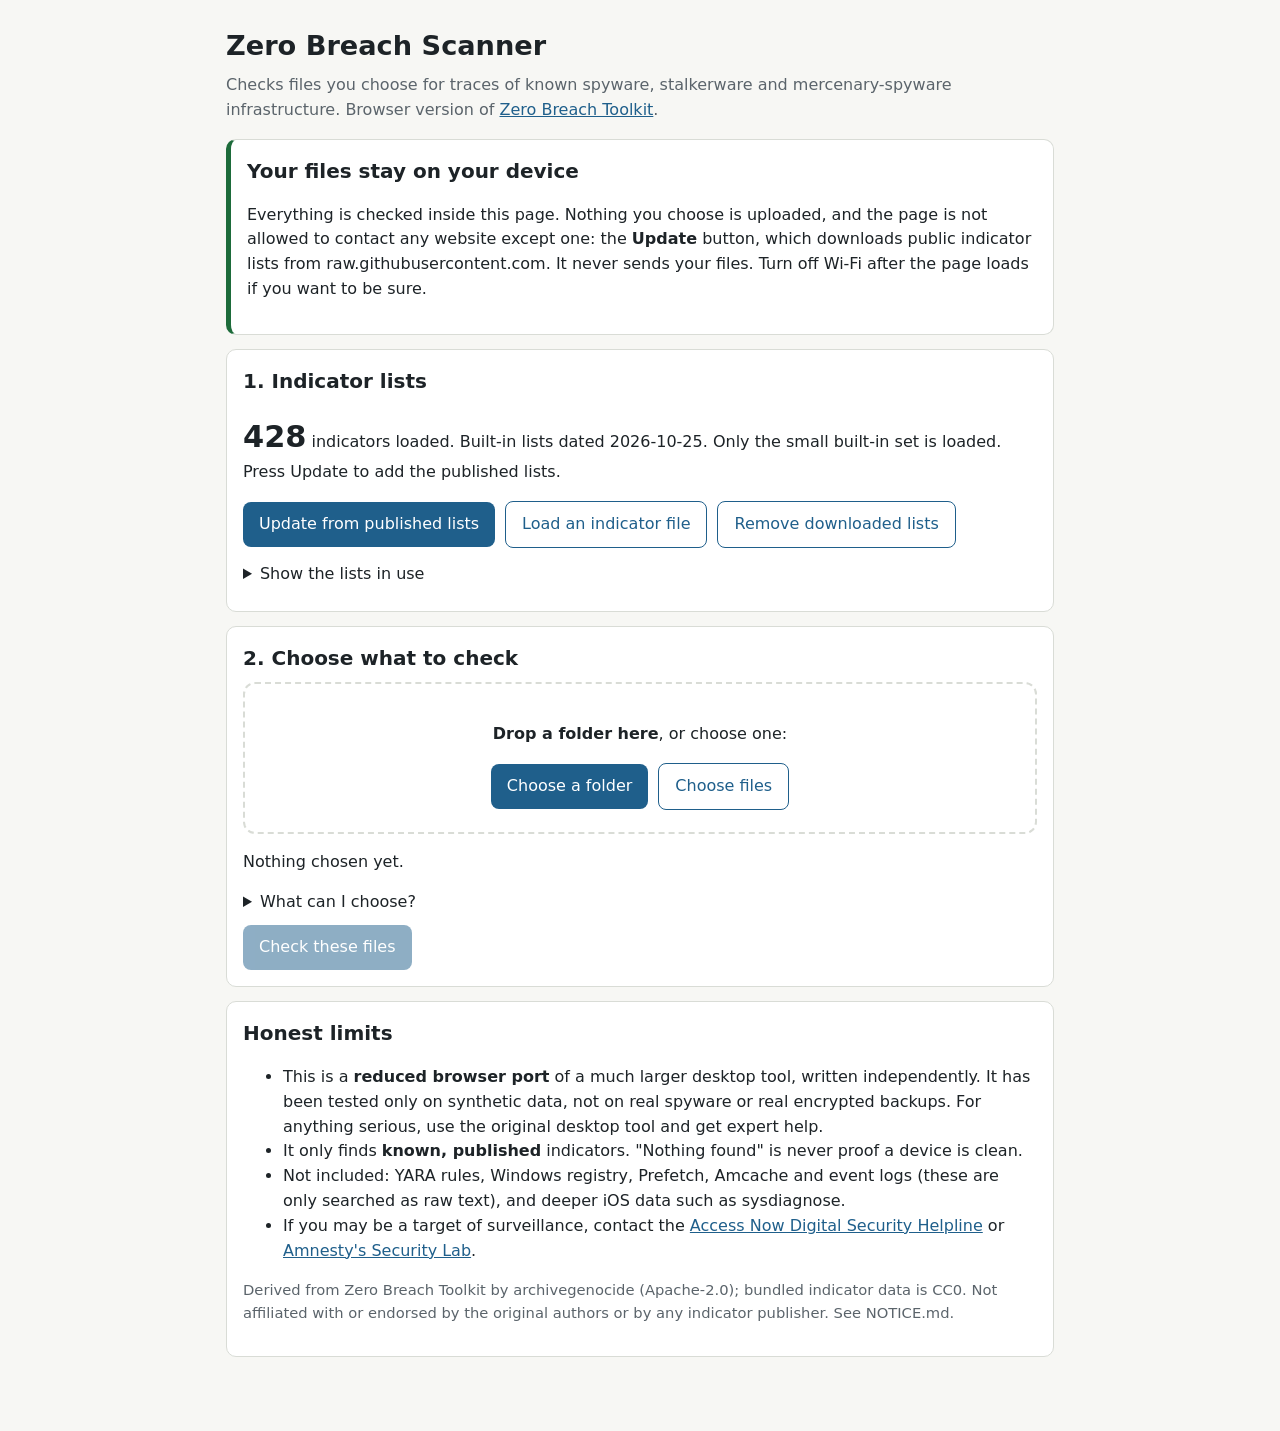
<file: scanner/index.html>
<!doctype html>
<html lang="en">
<head>
<meta charset="utf-8">
<meta http-equiv="Content-Security-Policy" content="default-src 'none'; script-src 'unsafe-inline'; style-src 'unsafe-inline'; connect-src https://raw.githubusercontent.com; img-src data:; base-uri 'none'; form-action 'none'">
<meta name="viewport" content="width=device-width, initial-scale=1">
<meta name="referrer" content="no-referrer">
<title>Zero Breach Scanner (browser version)</title>
<style>
:root{--bg:#f7f7f4;--fg:#1d2327;--mut:#5b646b;--card:#fff;--line:#d9dcd6;--acc:#1f5f8b;--accfg:#fff;--bad:#a4271e;--badbg:#fbeceb;--warn:#8a5a00;--warnbg:#fff4de;--ok:#1d6b3a;--okbg:#e8f5ec;--note:#35506b;--notebg:#eaf1f8}
@media (prefers-color-scheme:dark){:root{--bg:#14181b;--fg:#e6e8ea;--mut:#9aa4ab;--card:#1c2226;--line:#333b41;--acc:#6fb1de;--accfg:#0d1418;--bad:#ff8f86;--badbg:#3a1d1b;--warn:#f0c068;--warnbg:#3a2e14;--ok:#7fd19a;--okbg:#17301f;--note:#9ec3e6;--notebg:#1b2a38}}
*{box-sizing:border-box}
body{margin:0;background:var(--bg);color:var(--fg);font:16px/1.55 system-ui,-apple-system,Segoe UI,Roboto,sans-serif}
main{max-width:860px;margin:0 auto;padding:20px 16px 60px}
h1{font-size:1.7rem;margin:.2em 0}h2{font-size:1.25rem;margin:0 0 .4em}h3{font-size:1.05rem;margin:.2em 0}
.sub{color:var(--mut);margin:0 0 1em}
.card{background:var(--card);border:1px solid var(--line);border-radius:10px;padding:16px;margin:14px 0}
.privacy{border-left:5px solid var(--ok)}
.btn{font:inherit;background:var(--acc);color:var(--accfg);border:0;border-radius:8px;padding:10px 16px;cursor:pointer;min-height:44px}
.btn.alt{background:transparent;color:var(--acc);border:1px solid var(--acc)}
.btn:disabled{opacity:.5;cursor:not-allowed}
.btn:focus-visible,#drop:focus-visible,input:focus-visible,summary:focus-visible,a:focus-visible{outline:3px solid var(--acc);outline-offset:2px}
a{color:var(--acc)}
.row{display:flex;gap:10px;flex-wrap:wrap;align-items:center}
#drop{border:2px dashed var(--line);border-radius:12px;padding:22px;text-align:center}
#drop.over{border-color:var(--acc);background:var(--notebg)}
.big{font-size:1.9rem;font-weight:700}
table{border-collapse:collapse;width:100%;font-size:.9rem}th,td{text-align:left;padding:6px 8px;border-bottom:1px solid var(--line);vertical-align:top}td.num{text-align:right}
.bad{color:var(--bad)}.muted{color:var(--mut);font-size:.92rem}
.verdict{border-radius:10px;padding:16px;border:1px solid var(--line)}
.verdict.alert{background:var(--badbg);border-color:var(--bad)}.verdict.warn{background:var(--warnbg);border-color:var(--warn)}.verdict.ok{background:var(--okbg);border-color:var(--ok)}.verdict.note{background:var(--notebg);border-color:var(--note)}
.stats{display:flex;gap:16px;flex-wrap:wrap;color:var(--mut)}
.actions{display:flex;gap:10px;flex-wrap:wrap;margin:12px 0}
.help{background:var(--warnbg);border:1px solid var(--warn);border-radius:10px;padding:12px;margin:12px 0}
.grp{background:var(--card);border:1px solid var(--line);border-radius:10px;padding:12px 16px;margin:12px 0}
.grp.serious{border-left:5px solid var(--bad)}.grp.quiet{border-left:5px solid var(--note)}
.grp ul{list-style:none;padding:0;margin:0}.grp ul.plain{list-style:disc;padding-left:20px}
.n{background:var(--line);border-radius:99px;padding:0 9px;font-size:.85rem;font-weight:400}
.meaning{color:var(--mut);margin:.2em 0 .6em}
.hit{border-top:1px solid var(--line);padding:10px 0;overflow-wrap:anywhere}
.hit-top{display:flex;gap:8px;flex-wrap:wrap;align-items:center;margin-bottom:4px}
.ind{font-weight:600}.badge{background:var(--notebg);color:var(--note);border-radius:6px;padding:1px 8px;font-size:.82rem}.badge.soft{background:var(--line);color:var(--mut)}
.hit-where,.hit-src{font-size:.92rem}.hit-where span,.hit-src span{display:inline-block;min-width:64px;color:var(--mut)}
.hit-note{font-size:.88rem;color:var(--warn);margin-top:3px}
code{font:.9em ui-monospace,Menlo,Consolas,monospace;overflow-wrap:anywhere}.grp li,.help,.verdict{overflow-wrap:anywhere}
input[type=password]{font:inherit;padding:9px;border:1px solid var(--line);border-radius:8px;background:var(--card);color:var(--fg);min-height:44px;max-width:100%}
details{margin:8px 0}summary{cursor:pointer}
[hidden]{display:none!important}
@media (max-width:520px){main{padding:14px 16px 50px}.btn{width:100%}}
</style>
</head>
<body>
<main>
<h1>Zero Breach Scanner</h1>
<p class="sub">Checks files you choose for traces of known spyware, stalkerware and mercenary-spyware infrastructure. Browser version of <a href="https://github.com/interplains/Zero-breach-toolkit" target="_blank" rel="noopener noreferrer">Zero Breach Toolkit</a>.</p>

<section class="card privacy" aria-labelledby="ph">
<h2 id="ph">Your files stay on your device</h2>
<p>Everything is checked inside this page. Nothing you choose is uploaded, and the page is not allowed to contact any website except one: the <strong>Update</strong> button, which downloads public indicator lists from raw.githubusercontent.com. It never sends your files. Turn off Wi-Fi after the page loads if you want to be sure.</p>
</section>

<section class="card" aria-labelledby="lh">
<h2 id="lh">1. Indicator lists</h2>
<p><span class="big" id="iocCount">0</span> indicators loaded. <span id="iocAsof"></span> <span id="iocWho"></span></p>
<div class="row"><button class="btn" id="updateBtn" type="button">Update from published lists</button><button class="btn alt" id="ownBtn" type="button">Load an indicator file</button><button class="btn alt" id="clearBtn" type="button">Remove downloaded lists</button><input id="ownFile" type="file" multiple hidden></div>
<p class="muted" id="updateStatus" role="status"></p>
<details><summary>Show the lists in use</summary><table><thead><tr><th>List</th><th>Kind</th><th>Indicators</th><th>Date</th></tr></thead><tbody id="iocTable"></tbody></table>
<p class="muted">The built-in lists are small, public-domain (CC0) sets. The larger lists come from Amnesty International's Security Lab, MVT, Citizen Lab and ECHAP and are downloaded only when you press Update; they are kept in this browser, not redistributed by this page.</p></details>
</section>

<section class="card" aria-labelledby="fh">
<h2 id="fh">2. Choose what to check</h2>
<div id="drop" tabindex="0" role="group" aria-label="Drop files or folders here">
<p><strong>Drop a folder here</strong>, or choose one:</p>
<div class="row" style="justify-content:center"><button class="btn" id="dirBtn" type="button">Choose a folder</button><button class="btn alt" id="filesBtn" type="button">Choose files</button></div>
<input id="dirInput" type="file" webkitdirectory multiple hidden><input id="filesInput" type="file" multiple hidden>
</div>
<p id="selSummary" role="status">Nothing chosen yet.</p>
<details><summary>What can I choose?</summary>
<ul>
<li><strong>An iPhone backup folder</strong> (made with Finder or iTunes; encrypted backups work, you will be asked for the password). It is the folder holding <code>Manifest.db</code>.</li>
<li><strong>An Android collection</strong> from AndroidQF (the folder with <code>packages.json</code>, <code>getprop.txt</code> and similar), including a <code>backup.ab</code>.</li>
<li><strong>A browser profile folder</strong> (Chrome, Edge, Firefox, Safari) or any folder of saved files: history, downloads, cookies and text files are searched.</li>
<li>A web page cannot look at system locations by itself. Copy or pick the folders you want checked.</li>
</ul></details>
<div class="row" style="margin-top:10px"><button class="btn" id="runBtn" type="button" disabled>Check these files</button><button class="btn alt" id="cancelBtn" type="button" hidden>Cancel</button></div>
<p id="prog" hidden role="status"><span id="progText">Working…</span></p>
<div id="pwBox" hidden class="help"><p id="pwMsg"></p><label for="pw">Backup password</label><div class="row"><input id="pw" type="password" autocomplete="off"><button class="btn" id="pwGo" type="button">Check again</button></div><p class="muted">The password is used only in this page to unlock the backup and is cleared afterwards.</p></div>
</section>

<div id="results" hidden></div>

<section class="card" aria-labelledby="lim">
<h2 id="lim">Honest limits</h2>
<ul>
<li>This is a <strong>reduced browser port</strong> of a much larger desktop tool, written independently. It has been tested only on synthetic data, not on real spyware or real encrypted backups. For anything serious, use the original desktop tool and get expert help.</li>
<li>It only finds <strong>known, published</strong> indicators. "Nothing found" is never proof a device is clean.</li>
<li>Not included: YARA rules, Windows registry, Prefetch, Amcache and event logs (these are only searched as raw text), and deeper iOS data such as sysdiagnose.</li>
<li>If you may be a target of surveillance, contact the <a href="https://www.accessnow.org/help/" target="_blank" rel="noopener noreferrer">Access Now Digital Security Helpline</a> or <a href="https://securitylab.amnesty.org/get-help/" target="_blank" rel="noopener noreferrer">Amnesty's Security Lab</a>.</li>
</ul>
<p class="muted">Derived from Zero Breach Toolkit by archivegenocide (Apache-2.0); bundled indicator data is CC0. Not affiliated with or endorsed by the original authors or by any indicator publisher. See NOTICE.md.</p>
</section>
</main>
<script>
/* Indicator model, list parsers and matcher.
   Browser port of the matching rules in Zero Breach Toolkit (Apache-2.0). See NOTICE.md. */
(function(G){
'use strict';
const T={DOMAIN:'domain',IP:'ip',SHA256:'sha256',APP:'app-id',CERT:'app-cert',PROC:'process',PROFILE:'profile-id',PATH:'file-path',FNAME:'file-name',PROP:'android-property',EMAIL:'email'};
const NETWORK=new Set([T.DOMAIN,T.IP]);
const SHARED=new Set(('bit.ly bitly.com j.mp tinyurl.com goo.gl t.co ow.ly is.gd v.gd buff.ly rebrand.ly cutt.ly shorturl.at tiny.cc lnkd.in t.ly rb.gy s.id '+
 'google.com googleusercontent.com googleapis.com storage.googleapis.com docs.google.com drive.google.com sites.google.com blogspot.com dropbox.com dropboxusercontent.com '+
 'dl.dropboxusercontent.com github.com gist.github.com api.github.com github.io githubusercontent.com raw.githubusercontent.com gist.githubusercontent.com '+
 'objects.githubusercontent.com pastebin.com mediafire.com mega.nz wetransfer.com facebook.com fb.com instagram.com twitter.com x.com t.me telegram.me telegram.org wa.me whatsapp.com youtube.com youtu.be').split(/\s+/));
const SHARED_REASON='a whole shared public service (only specific links or accounts on it were malicious)';
function sharedService(v){v=(v||'').toLowerCase().replace(/\.+$/,'');return SHARED.has(v)||(v.startsWith('www.')&&SHARED.has(v.slice(4)))}

const RE_SHA256=/^[0-9a-f]{64}$/, RE_IP4=/^\d{1,3}(\.\d{1,3}){3}$/;
function inferType(s){s=s.trim().toLowerCase();if(RE_SHA256.test(s))return T.SHA256;if(RE_IP4.test(s)||(s.includes(':')&&/^[0-9a-f:]+$/.test(s)))return T.IP;return T.DOMAIN}

/* ---- validation (values are refused, never scanned for, when unsafe) ---- */
function domainProblem(v){
  if(v.length<4||v.length>253)return 'not a valid domain name';
  const labels=v.split('.');
  if(labels.length<2)return 'not a valid domain name';
  for(const l of labels){ if(!/^[a-z0-9_]([a-z0-9_-]{0,61}[a-z0-9_])?$/.test(l))return 'not a valid domain name'; }
  if(!/[a-z]/.test(labels[labels.length-1]))return 'not a valid domain name';
  return '';
}
function ip4Problem(v){
  const p=v.split('.').map(x=>x); if(p.length!==4)return 'not a valid IP address';
  if(p.some(x=>!/^\d{1,3}$/.test(x)||(x.length>1&&x[0]==='0')||+x>255))return 'not a valid IP address';
  const [a,b,c]=p.map(Number);
  if(a===0||a===10||a===127||a>=224||(a===100&&b>=64&&b<=127)||(a===169&&b===254)||(a===172&&b>=16&&b<=31)||
     (a===192&&b===0&&(c===0||c===2))||(a===192&&b===168)||(a===198&&(b===18||b===19))||(a===198&&b===51&&c===100)||(a===203&&b===0&&c===113))
     return 'not a public internet address';
  return '';
}
function ip6Problem(v){
  if(!/^[0-9a-f:]+$/.test(v)||!v.includes(':')||v.length<3||v.length>45||(v.match(/::/g)||[]).length>1)return 'not a valid IP address';
  const first=parseInt((v.split(':')[0]||'0'),16);
  if(v==='::'||v==='::1'||(first>=0xfc00&&first<=0xfdff)||(first>=0xfe80&&first<=0xfebf)||first>=0xff00||v.startsWith('2001:db8'))return 'not a public internet address';
  return '';
}
const RE_APP=/^[a-z0-9_]+(\.[a-z0-9_]+)+$/, RE_PROC=/^[a-z0-9._+ -]{1,64}$/, RE_UUID=/^[0-9a-f]{8}-[0-9a-f]{4}-[0-9a-f]{4}-[0-9a-f]{4}-[0-9a-f]{12}$/;
const RE_PROP=/^[a-z0-9_.-]{3,128}$/, RE_EMAIL=/^[a-z0-9._%+-]{1,64}@[a-z0-9.-]+\.[a-z]{2,}$/;
function deviceProblem(kind,v){
  switch(kind){
    case T.APP:return v.length<=255&&RE_APP.test(v)?'':'not an Android package name';
    case T.CERT:return /^([0-9a-f]{40}|[0-9a-f]{64})$/.test(v)?'':'not a certificate fingerprint';
    case T.PROC:return RE_PROC.test(v)?'':'not a process name';
    case T.PROFILE:return RE_UUID.test(v)?'':'not a profile UUID';
    case T.PATH:return v.startsWith('/')&&v.length>=2&&v.length<=512?'':'not an absolute path';
    case T.FNAME:return v.length>=2&&v.length<=255&&!v.includes('/')?'':'not a file name';
    case T.PROP:return RE_PROP.test(v)?'':'not an Android property name';
    case T.EMAIL:return RE_EMAIL.test(v)?'':'not an email address';
  }
  return 'unsupported type';
}
function normalise(kind,raw){
  let v=String(raw).trim(), orig=v; v=v.toLowerCase();
  if(/[\ufeff\u200b\u200c\u200d\u2060\u0000-\u001f]/.test(v))return {value:v,problem:'contains invisible or control characters'};
  if(kind===T.DOMAIN){
    v=v.replace(/\.+$/,'');
    if(v.startsWith('*.'))return {value:v,problem:'wildcard domains are not supported'};
    if(/[^\x00-\x7f]/.test(v)){ try{ v=new URL('http://'+v).hostname }catch(e){return {value:v,problem:'not a valid domain name'}} }
    if(inferType(v)!==T.DOMAIN)return {value:v,problem:'listed as a domain but shaped like an address or hash'};
    return {value:v,problem:domainProblem(v)};
  }
  if(kind===T.IP){ return {value:v,problem:v.includes(':')?ip6Problem(v):ip4Problem(v)}; }
  if(kind===T.SHA256){ return {value:v,problem:RE_SHA256.test(v)?'':'not a 64-digit SHA-256'}; }
  if(kind===T.CERT||kind===T.FNAME||kind===T.PATH||kind===T.PROP||kind===T.PROC||kind===T.APP||kind===T.PROFILE||kind===T.EMAIL){
    if(kind===T.CERT)v=v.replace(/:/g,'');
    return {value:v,problem:deviceProblem(kind,v),orig:orig};
  }
  return {value:v,problem:'unsupported type'};
}

/* ---- IocSet ---- */
class IocSet{
  constructor(){this.maps={};this.sets=[];this.asof=null;this._idx=null;this.count=0}
  add(ind){
    const m=this.maps[ind.type]||(this.maps[ind.type]=new Map());
    if(m.has(ind.value))return false;
    m.set(ind.value,ind);this.count++;this._idx=null;return true;
  }
  get(type,v){const m=this.maps[type];return m?m.get(String(v).trim().toLowerCase())||null:null}
  of(type){const m=this.maps[type];return m?[...m.values()]:[]}
  size(type){const m=this.maps[type];return m?m.size:0}
  merge(o){for(const m of Object.values(o.maps))for(const i of m.values())this.add(i);
    this.sets.push(...o.sets); if(o.asof&&(!this.asof||o.asof>this.asof))this.asof=o.asof}
  get computerCount(){return this.size(T.DOMAIN)+this.size(T.IP)+this.size(T.SHA256)}
  index(){
    if(this._idx)return this._idx;
    const doms=this.maps[T.DOMAIN]||new Map(), ips=this.maps[T.IP]||new Map();
    const ip4=new Map(), ip6=[];
    for(const [v,i] of ips){ if(RE_IP4.test(v))ip4.set(v,i); else ip6.push(i); }
    let maxLabels=0,maxLen=0; const tlds=new Set();
    for(const v of doms.keys()){const n=v.split('.').length; if(n>maxLabels)maxLabels=n; if(v.length>maxLen)maxLen=v.length; tlds.add(v.slice(v.lastIndexOf('.')+1))}
    const order=new Map(); let n=0; for(const v of doms.keys())order.set('d:'+v,n++); for(const v of ips.keys())order.set('d:'+v,n++);
    return this._idx={doms,ip4,ip6,maxLabels,maxLen,tlds,order};
  }
  /* all indicators that occur in lower-case text as whole indicators: [{ind,positions:[...]}] */
  search(hay){
    const {doms,ip4,ip6,maxLabels,maxLen,tlds}=this.index();
    const occ=new Map();
    const push=(ind,idx)=>{let a=occ.get(ind.value);if(!a){a=[];occ.set(ind.value,a)}a.push(idx)};
    if(doms.size){
      TOKEN.lastIndex=0; let m;
      while((m=TOKEN.exec(hay))){
        const tok=m[0]; if(!tok.includes('.'))continue;
        const n=tok.length, dots=[]; for(let i=0;i<n;i++)if(tok.charCodeAt(i)===46)dots.push(i);
        const ends=[n]; for(const d of dots){ if(d+1===n||tok[d+1]==='.'||tok[d+1]==='_')ends.push(d); }
        for(const end of ends){
          const last=tok.lastIndexOf('.',end-1); if(last<0||end-1<0)continue;
          if(!tlds.has(tok.slice(last+1,end)))continue;
          const starts=[0]; for(const d of dots){ if(d+1<end)starts.push(d+1); }
          let labels=0;
          for(let k=starts.length-1;k>=0;k--){
            const start=starts[k]; labels++;
            if(labels>maxLabels||end-start>maxLen)break;
            if(start>=end)continue;
            const ind=doms.get(tok.slice(start,end)); if(!ind)continue;
            const idx=m.index+start;
            if(validAt(hay,idx,end-start,T.DOMAIN,ind.value))push(ind,idx);
          }
        }
        if(m.index===TOKEN.lastIndex)TOKEN.lastIndex++;
      }
    }
    if(ip4.size){
      RUN4.lastIndex=0; let m;
      while((m=RUN4.exec(hay))){
        const run=m[0];
        for(let i=0;i<run.length;i++){
          if(run[i]==='.'||(i>0&&run[i-1]!=='.'))continue;
          CAND4.lastIndex=i; const c=CAND4.exec(run); if(!c)continue;
          const ind=ip4.get(c[0]); const idx=m.index+i;
          if(ind&&validAt(hay,idx,c[0].length,T.IP,ind.value))push(ind,idx);
        }
      }
    }
    for(const ind of ip6){
      if(!hay.includes(ind.value))continue;
      let from=0,p; while((p=hay.indexOf(ind.value,from))!==-1){ if(validAt(hay,p,ind.value.length,T.IP,ind.value))push(ind,p); from=p+1; }
    }
    /* parent pruning: a parent domain that only ever occurs as the tail of a matched child is one contact, not two */
    const out=[];
    for(const [v,pos] of occ){
      const ind=this.maps[T.DOMAIN]&&this.maps[T.DOMAIN].get(v)||this.maps[T.IP].get(v);
      let keep=true;
      if(ind.type===T.DOMAIN){
        const kids=[...occ.keys()].filter(c=>c!==v&&c.endsWith('.'+v));
        if(kids.length){
          const standalone=pos.some(p=>!kids.some(c=>{const extra=c.length-v.length;const s=p-extra;return s>=0&&hay.slice(s,p+v.length)===c}));
          keep=standalone;
        }
      }
      if(keep)out.push({ind,positions:pos});
    }
    return out;
  }
}
const TOKEN=/(?<![a-z0-9_.\-])[a-z0-9_\-]*\.[a-z0-9_.\-]*/g;
const RUN4=/[0-9.]{7,}/g, CAND4=/[0-9]{1,3}(?:\.[0-9]{1,3}){3}/y;
const isLabel=c=>c!==undefined&&/[a-z0-9-]/.test(c), isDigit=c=>c!==undefined&&c>='0'&&c<='9', isHex=c=>c!==undefined&&/[0-9a-f]/.test(c);
function validAt(hay,idx,nlen,type,display){
  const before=idx>0?hay[idx-1]:undefined, after=idx+nlen<hay.length?hay[idx+nlen]:undefined;
  let leftBad,rightBad,cont;
  if(type===T.IP){
    if(display.includes(':')){leftBad=c=>isHex(c)||c===':'||c==='.';rightBad=c=>isHex(c)||c===':';cont=isHex}
    else{leftBad=c=>isDigit(c)||c==='.';rightBad=isDigit;cont=isDigit}
  }else{leftBad=c=>isLabel(c)||c==='_';rightBad=c=>isLabel(c)||c==='_';cont=isLabel}
  let ok=before===undefined||!leftBad(before);
  if(ok&&after!==undefined){
    if(rightBad(after))ok=false;
    else if(after==='.'){const nxt=idx+nlen+1<hay.length?hay[idx+nlen+1]:undefined;ok=nxt===undefined||!cont(nxt)}
  }
  return ok;
}

/* ---- bytes ---- */
const L1=new TextDecoder('latin1'), U16=new TextDecoder('utf-16le');
function searchBytes(set,bytes){
  const res=new Map();
  const merge=(list,enc)=>{for(const h of list){const e=res.get(h.ind.value);if(e){e.positions.push(...h.positions);if(!e.enc.includes(enc))e.enc.push(enc)}else res.set(h.ind.value,{ind:h.ind,positions:[...h.positions],enc:[enc]})}};
  const CH=8*1024*1024;
  for(let off=0;off<bytes.length;off+=CH){
    const part=bytes.subarray(off,Math.min(bytes.length,off+CH+256));
    merge(set.search(L1.decode(part).toLowerCase()),'text');
    for(const a of [0,1]){ const w=part.subarray(a,a+((part.length-a)&~1)); merge(set.search(U16.decode(w).toLowerCase()),'utf-16'); }
  }
  return [...res.values()];
}

/* ---- list parsers ---- */
function bump(o,k,n){o[k]=(o[k]||0)+(n||1)}
function blank(name){return {name,usable:0,refused:{},notApplicable:{},families:{},device:{}}}
const TIERS_OK=new Set(['stalkerware','cc','validator','delivery','historical','sample','vuln-driver','candiru','candiru-ip','infrastructure','infrastructure-ip','artifact']);
function parseCurated(text,name){
  const set=new IocSet(), st=blank(name); let lineno=0;
  for(let raw of text.replace(/^\ufeff/,'').split(/\r?\n/)){
    lineno++; const line=raw.trim(); if(!line)continue;
    if(line.startsWith('#')){const m=/^#\s*as-of:\s*(\d{4}-\d{2}-\d{2})\s*$/.exec(line); if(m)set.asof=m[1]; continue}
    const p=raw.split('\t').map(x=>x.trim());
    if(p.length<3||p.length>5)throw new Error('line '+lineno+': expected 3 to 5 tab-separated columns');
    const kind=inferType(p[0]); const n=normalise(kind,p[0]);
    if(n.problem){bump(st.refused,n.problem);continue}
    if(kind===T.DOMAIN&&sharedService(n.value)){bump(st.notApplicable,SHARED_REASON);continue}
    const tier=TIERS_OK.has(p[1])?p[1]:'infrastructure';
    set.add({value:n.value,type:kind,tier,confidence:p[2]==='secondary'?'secondary':'primary',source:p[3]||name,family:p[4]||''});
    st.usable++;
  }
  set.sets.push(st); return set;
}
const PATTERN=/^\[\s*([a-z0-9-]+)\s*:\s*([a-z0-9_.'-]+?)\s*=\s*'([^'\\]*)'\s*\]$/i;
const DEVICE={'app:id':T.APP,'app:cert.sha1':T.CERT,'app:cert.sha256':T.CERT,'process:name':T.PROC,'configuration-profile:id':T.PROFILE,'file:path':T.PATH,'file:name':T.FNAME,'android-property:name':T.PROP,'email-addr:value':T.EMAIL};
function classify(o,p){o=o.toLowerCase();p=p.toLowerCase();
  if(o==='domain-name'&&p==='value')return T.DOMAIN;
  if((o==='ipv4-addr'||o==='ipv6-addr')&&p==='value')return T.IP;
  if(o==='file'&&['hashes.sha256',"hashes.'sha-256'",'hashes.sha-256',"hashes.'sha256'"].includes(p))return T.SHA256;
  return DEVICE[o+':'+p]||null;
}
function parseStix(text,source,family,category,name){
  const doc=JSON.parse(text); if(!doc||!Array.isArray(doc.objects))throw new Error('not a STIX bundle');
  const set=new IocSet(), st=blank(name||source); st.indicatorObjects=0; st.unparsed=0;
  const names={}, ofInd={};
  for(const o of doc.objects){ if(o&&o.type==='malware'&&o.id)names[o.id]=o.name||''; if(o&&o.type==='intrusion-set'&&o.id)names[o.id]=o.name||''; }
  for(const o of doc.objects){ if(o&&o.type==='relationship'&&o.relationship_type==='indicates'&&names[o.target_ref])ofInd[o.source_ref]=names[o.target_ref]; }
  if(doc.objects.length>200000)throw new Error('too many objects');
  for(const o of doc.objects){
    if(!o||o.type!=='indicator'||typeof o.pattern!=='string')continue;
    st.indicatorObjects++;
    const m=PATTERN.exec(o.pattern.trim()); if(!m){st.unparsed++;continue}
    const kind0=classify(m[1],m[2]); if(!kind0){bump(st.notApplicable,m[1].toLowerCase()+':'+m[2].toLowerCase());continue}
    let kind=kind0;
    if(kind===T.DOMAIN&&inferType(m[3].trim().toLowerCase().replace(/\.+$/,''))===T.IP)kind=T.IP;
    const n=normalise(kind,m[3]); if(n.problem){bump(st.refused,n.problem);continue}
    if(kind===T.DOMAIN&&sharedService(n.value)){bump(st.notApplicable,SHARED_REASON);continue}
    const fam=ofInd[o.id]||family||'';
    const tier=category==='stalkerware'?'stalkerware':(DEVICE_TIER(kind)||(kind===T.IP?'infrastructure-ip':kind===T.SHA256?'sample':'infrastructure'));
    const ind={value:n.value,type:kind,tier,confidence:'primary',source:source,family:fam};
    if(n.orig&&(kind===T.PATH||kind===T.FNAME))ind.orig=n.orig;
    if(set.add(ind)){st.usable++; if(fam)bump(st.families,fam); if(!(kind===T.DOMAIN||kind===T.IP||kind===T.SHA256))bump(st.device,kind)}
  }
  if(!set.count)throw new Error('no usable indicator in this bundle');
  set.sets.push(st); return set;
}
function DEVICE_TIER(kind){return (kind===T.DOMAIN||kind===T.IP||kind===T.SHA256)?null:'artifact'}
function parseList(text,fmt,source,family,category,name){
  const set=new IocSet(), st=blank(name||source);
  const add=(raw,kind)=>{
    raw=(raw||'').trim().replace(/^"|"$/g,''); if(!raw)return;
    if(kind===T.DOMAIN&&inferType(raw.toLowerCase().replace(/\.+$/,''))===T.IP)kind=T.IP;
    const n=normalise(kind,raw); if(n.problem){bump(st.refused,n.problem);return}
    if(kind===T.DOMAIN&&sharedService(n.value)){bump(st.notApplicable,SHARED_REASON);return}
    const tier=category==='stalkerware'?'stalkerware':(kind===T.IP?'infrastructure-ip':kind===T.SHA256?'sample':'infrastructure');
    if(set.add({value:n.value,type:kind,tier,confidence:'primary',source,family})){st.usable++;if(family)bump(st.families,family)}
  };
  const rows=csv(text.replace(/^\ufeff/,''));
  if(fmt==='domains-txt'){for(const line of text.replace(/^\ufeff/,'').split(/\r?\n/))add(line.split('#')[0],T.DOMAIN)}
  else if(fmt==='csv-domain-ip'){const h=(rows[0]||[]).map(x=>x.trim().toLowerCase());const di=h.indexOf('domain_name'),ii=h.indexOf('ip_address');for(const r of rows.slice(1)){if(di>=0)add(r[di],T.DOMAIN);if(ii>=0)add(r[ii],T.IP)}}
  else if(fmt==='misp-csv'){
    const h=(rows[0]||[]).map(x=>x.trim().toLowerCase());const ti=h.indexOf('type'),vi=h.indexOf('value');
    const K={domain:T.DOMAIN,hostname:T.DOMAIN,'ip-dst':T.IP,'ip-src':T.IP,sha256:T.SHA256,url:'url'};
    for(const r of rows.slice(1)){
      const t=(r[ti]||'').trim().toLowerCase(), k=K[t];
      if(!k){bump(st.notApplicable,t||'?');continue}
      if(k==='url'){let host='';try{host=new URL((r[vi]||'').trim()).hostname}catch(e){}
        if(host&&[...SHARED].some(s=>host===s||host.endsWith('.'+s))){bump(st.notApplicable,'link on a shared service (only that link was malicious)')}else add(host,T.DOMAIN)}
      else add(r[vi],k);
    }
  }else throw new Error('unknown list format '+fmt);
  if(!set.count)throw new Error('no usable indicator in this list');
  set.sets.push(st); return set;
}
function csv(text){const rows=[];let row=[],f='',q=false;
  for(let i=0;i<text.length;i++){const c=text[i];
    if(q){if(c==='"'){if(text[i+1]==='"'){f+='"';i++}else q=false}else f+=c}
    else if(c==='"')q=true; else if(c===','){row.push(f);f=''} else if(c==='\n'||c==='\r'){if(c==='\r'&&text[i+1]==='\n')i++;row.push(f);f='';if(row.length>1||row[0]!=='')rows.push(row);row=[]} else f+=c}
  if(f!==''||row.length){row.push(f);rows.push(row)} return rows}
/* sniff a downloaded or chosen file and parse it */
function parseAny(text,name){
  const t=text.trimStart();
  if(t.startsWith('{'))return parseStix(text,name,'','',name);
  if(/^[^\t\n]+\t[^\t\n]+\t[^\t\n]+/m.test(t)&&t.split('\n').some(l=>l&&!l.startsWith('#')&&l.split('\t').length>=3))return parseCurated(text,name);
  if(/^\s*domain_name\s*,\s*ip_address/i.test(t))return parseList(text,'csv-domain-ip',name,'','',name);
  return parseList(text,'domains-txt',name,'','',name);
}
G.ZBI={T,NETWORK,IocSet,inferType,normalise,parseCurated,parseStix,parseList,parseAny,searchBytes,sharedService,SHARED_REASON,validAt};
})(typeof globalThis!=='undefined'?globalThis:window);

/* Minimal read-only SQLite file reader (rowid tables) with WAL replay. No dependencies, no code execution. */
(function(G){
'use strict';
const MAGIC='SQLite format 3\u0000';
class SqliteError extends Error{}
function varint(b,p){let v=0n,n=0;let x=0;
  // fast path for up to 7 bytes within Number range
  let r=0;for(let i=0;i<8;i++){const c=b[p+i];if(c===undefined)throw new SqliteError('truncated varint');if(i<8){if(c&0x80){r=r*128+(c&0x7f);continue}r=r*128+c;return [r,i+1]}}
  // 9th byte uses all 8 bits
  const c=b[p+8];if(c===undefined)throw new SqliteError('truncated varint');
  r=r*256+c; return [r,9];
}
class Sqlite{
  constructor(bytes,wal){
    if(bytes.length<100||String.fromCharCode(...bytes.subarray(0,16))!==MAGIC)throw new SqliteError('not a SQLite database');
    const dv=new DataView(bytes.buffer,bytes.byteOffset,bytes.byteLength);
    let ps=dv.getUint16(16);ps=ps===1?65536:ps;
    if(ps<512||ps>65536||(ps&(ps-1)))throw new SqliteError('unsupported page size');
    this.bytes=bytes;this.ps=ps;this.reserved=bytes[20];this.U=ps-this.reserved;
    this.enc=dv.getUint32(56)||1; if(![1,2,3].includes(this.enc))throw new SqliteError('unsupported text encoding');
    this.pages=Math.floor(bytes.length/ps); const hdrPages=dv.getUint32(28); if(hdrPages>0&&hdrPages<=this.pages&&dv.getUint32(24)===dv.getUint32(92))this.pages=hdrPages;
    this.walMap=null;this.issues=[];this.walFrames=0;
    if(wal&&wal.length)this._applyWal(wal);
    this._schema=null;
  }
  _applyWal(w){
    const dv=new DataView(w.buffer,w.byteOffset,w.byteLength);
    if(w.length<32){this.issues.push('truncated WAL header');return}
    const magic=dv.getUint32(0),ver=dv.getUint32(4),page=dv.getUint32(8);
    if((magic!==0x377f0682&&magic!==0x377f0683)||ver!==3007000||page!==this.ps){this.issues.push('unsupported or mismatched WAL header');return}
    const le=magic===0x377f0682;
    const sum=(a,b,from,len)=>{for(let i=from;i<from+len;i+=8){const x=dv.getUint32(i,le),y=dv.getUint32(i+4,le);a=(a+x+b)>>>0;b=(b+y+a)>>>0}return [a,b]};
    const s1=dv.getUint32(16),s2=dv.getUint32(20);
    let [a,b]=sum(0,0,0,24);
    if(a!==dv.getUint32(24)||b!==dv.getUint32(28)){this.issues.push('WAL header checksum failed');return}
    let pos=32,committedEnd=0,lastSize=0;const frames=[];
    while(pos<w.length){
      if(pos+24+page>w.length){this.issues.push('truncated WAL frame');break}
      const no=dv.getUint32(pos),size=dv.getUint32(pos+4);
      if(dv.getUint32(pos+8)!==s1||dv.getUint32(pos+12)!==s2)break;
      [a,b]=sum(a,b,pos,8);[a,b]=sum(a,b,pos+24,page);
      if(a!==dv.getUint32(pos+16)||b!==dv.getUint32(pos+20)){this.issues.push('WAL frame checksum failed');break}
      frames.push([no,pos+24]);pos+=24+page;
      if(size){committedEnd=frames.length;lastSize=size}
    }
    if(!committedEnd)return;
    this.walMap=new Map();for(let i=0;i<committedEnd;i++)this.walMap.set(frames[i][0],frames[i][1]);
    this.walFrames=committedEnd; this._walBytes=w; if(lastSize>this.pages)this.pages=lastSize;
  }
  page(n){
    if(!(n>=1)||n>this.pages||n>0xffffff)throw new SqliteError('page out of range');
    if(this.walMap&&this.walMap.has(n)){const o=this.walMap.get(n);return this._walBytes.subarray(o,o+this.ps)}
    const o=(n-1)*this.ps; if(o+this.ps>this.bytes.length)throw new SqliteError('page beyond end of file');
    return this.bytes.subarray(o,o+this.ps);
  }
  _text(b){
    if(this.enc===1)return new TextDecoder('utf-8').decode(b);
    if(this.enc===2)return new TextDecoder('utf-16le').decode(b);
    const s=new Uint8Array(b.length&~1);for(let i=0;i<s.length;i+=2){s[i]=b[i+1];s[i+1]=b[i]}return new TextDecoder('utf-16le').decode(s);
  }
  _record(b){
    const [hs,n0]=varint(b,0);if(hs>b.length)throw new SqliteError('bad record header');
    const types=[];let p=n0;while(p<hs){const [t,n]=varint(b,p);types.push(t);p+=n}
    const out=[];let o=hs;const dv=new DataView(b.buffer,b.byteOffset,b.byteLength);
    for(const t of types){
      let v=null;
      if(t===0)v=null;
      else if(t>=1&&t<=6){const len=[0,1,2,3,4,6,8][t];if(o+len>b.length)throw new SqliteError('truncated record');
        if(t===6){const x=dv.getBigInt64(o);v=(x>=-9007199254740991n&&x<=9007199254740991n)?Number(x):x}
        else{let x=0;for(let i=0;i<len;i++)x=x*256+b[o+i];if(b[o]&0x80)x-=Math.pow(2,8*len);v=x}
        o+=len}
      else if(t===7){if(o+8>b.length)throw new SqliteError('truncated record');v=dv.getFloat64(o);o+=8}
      else if(t===8)v=0;else if(t===9)v=1;
      else if(t>=12){const len=t%2===0?(t-12)/2:(t-13)/2;if(o+len>b.length)throw new SqliteError('truncated record');
        const raw=b.subarray(o,o+len);v=t%2===0?raw:this._text(raw);o+=len}
      else throw new SqliteError('reserved serial type');
      out.push(v);
    }
    return out;
  }
  /* visit every cell payload of a table b-tree */
  *_cells(root,seen){
    const stack=[root];let count=0;
    while(stack.length){
      const n=stack.pop();
      if(seen.has(n))throw new SqliteError('page loop');
      seen.add(n);
      const pg=this.page(n);const off=n===1?100:0;const type=pg[off];
      const dv=new DataView(pg.buffer,pg.byteOffset,pg.byteLength);
      const cells=dv.getUint16(off+3);
      if(type===0x05){
        const right=dv.getUint32(off+8);const kids=[];
        for(let i=0;i<cells;i++){const cp=dv.getUint16(off+12+i*2);if(cp+4>this.ps)throw new SqliteError('bad cell pointer');kids.push(dv.getUint32(cp))}
        kids.push(right);for(let i=kids.length-1;i>=0;i--)stack.push(kids[i]);
      }else if(type===0x0d){
        for(let i=0;i<cells;i++){
          const cp=dv.getUint16(off+8+i*2);if(cp>=this.ps)throw new SqliteError('bad cell pointer');
          const [P,n1]=varint(pg,cp);const [rowid,n2]=varint(pg,cp+n1);let p=cp+n1+n2;
          const U=this.U,X=U-35;let local;
          if(P<=X)local=P;else{const M=Math.floor((U-12)*32/255)-23;const K=M+((P-M)%(U-4));local=K<=X?K:M}
          if(p+local>this.ps)throw new SqliteError('cell overflows page');
          let payload;
          if(local===P)payload=pg.subarray(p,p+P);
          else{
            if(P>64*1024*1024)throw new SqliteError('record too large');
            payload=new Uint8Array(P);payload.set(pg.subarray(p,p+local),0);let got=local;
            let next=dv.getUint32(p+local),hops=0;
            while(got<P){
              if(!next||hops++>200000)throw new SqliteError('bad overflow chain');
              const op=this.page(next);const odv=new DataView(op.buffer,op.byteOffset,op.byteLength);
              const take=Math.min(P-got,U-4);payload.set(op.subarray(4,4+take),got);got+=take;next=odv.getUint32(0);
            }
          }
          yield [rowid,payload];
        }
      }else if(type===0x0a||type===0x02){throw new SqliteError('index b-tree (WITHOUT ROWID table) is not supported')}
      else throw new SqliteError('unexpected page type '+type);
    }
  }
  schema(){
    if(this._schema)return this._schema;
    const out=[];
    for(const [,payload] of this._cells(1,new Set())){
      try{const r=this._record(payload);out.push({type:r[0],name:r[1],tbl:r[2],root:r[3],sql:r[4]||''})}catch(e){this.issues.push('schema record unreadable')}
    }
    return this._schema=out;
  }
  tables(){return this.schema().filter(s=>s.type==='table'&&s.name&&!/^sqlite_/.test(s.name)).map(s=>s.name)}
  hasTable(n){return this.schema().some(s=>s.type==='table'&&s.name.toLowerCase()===n.toLowerCase())}
  info(name){
    const s=this.schema().find(x=>x.type==='table'&&x.name.toLowerCase()===name.toLowerCase());if(!s)return null;
    if(s.info)return s.info;
    const sql=s.sql||'';const virt=/^\s*create\s+virtual\s+table/i.test(sql);
    const open=sql.indexOf('(');const close=sql.lastIndexOf(')');
    const cols=[];let rowidAlias=-1;
    if(open>=0&&close>open){
      const body=sql.slice(open+1,close);const parts=[];let depth=0,cur='',q='';
      for(const c of body){
        if(q){cur+=c;if(c===q)q='';continue}
        if(c==="'"||c==='"'||c==='`'){q=c;cur+=c;continue}
        if(c==='['){q=']';cur+=c;continue}
        if(c==='(')depth++;if(c===')')depth--;
        if(c===','&&depth===0){parts.push(cur);cur=''}else cur+=c;
      }
      if(cur.trim())parts.push(cur);
      for(const part of parts){
        const t=part.trim();if(!t||/^(constraint|primary|unique|foreign|check)\b/i.test(t))continue;
        const m=/^("([^"]+)"|`([^`]+)`|\[([^\]]+)\]|'([^']+)'|(\S+))/.exec(t);if(!m)continue;
        const nm=m[2]||m[3]||m[4]||m[5]||m[6];cols.push(nm.toLowerCase());
        if(/\binteger\s+primary\s+key\b/i.test(t.slice(m[0].length))&&!/\bdesc\b/i.test(t))rowidAlias=cols.length-1;
      }
    }
    const withoutRowid=/\)\s*without\s+rowid\s*;?\s*$/i.test(sql);
    return s.info={cols,rowidAlias,virtual:virt||s.root===0,withoutRowid,root:s.root};
  }
  /* yields arrays of the requested columns (null when the column is absent). */
  *select(table,want,maxRows){
    const info=this.info(table);if(!info)throw new SqliteError('no such table: '+table);
    if(info.virtual)throw new SqliteError('virtual table '+table+' cannot be read');
    if(info.withoutRowid)throw new SqliteError('WITHOUT ROWID table '+table+' is not supported');
    const idx=want.map(w=>info.cols.indexOf(w.toLowerCase()));
    const missing=want.filter((w,i)=>idx[i]<0);
    if(missing.length===want.length)throw new SqliteError('none of the expected columns exist in '+table);
    let n=0;maxRows=maxRows||5000000;
    for(const [rowid,payload] of this._cells(info.root,new Set())){
      let rec;try{rec=this._record(payload)}catch(e){this.issues.push('unreadable record in '+table);continue}
      if(info.rowidAlias>=0&&rec[info.rowidAlias]===null)rec[info.rowidAlias]=rowid;
      yield idx.map(i=>i<0?null:(rec[i]===undefined?null:rec[i]));
      if(++n>=maxRows){this.issues.push('row limit reached in '+table);return}
    }
  }
}
G.ZBS={Sqlite,SqliteError};
})(typeof globalThis!=='undefined'?globalThis:window);

/* Property lists, tar, and the password-based backup crypto (WebCrypto only). */
(function(G){
'use strict';
const subtle=G.crypto&&G.crypto.subtle;
/* ---------- binary property list ---------- */
function bplist(b){
  const dv=new DataView(b.buffer,b.byteOffset,b.byteLength);
  if(b.length<40||String.fromCharCode(...b.subarray(0,6))!=='bplist')throw new Error('not a binary property list');
  const t=b.length-32, offSize=b[t+6], refSize=b[t+7];
  const n=Number(dv.getBigUint64(t+8)), top=Number(dv.getBigUint64(t+16)), tab=Number(dv.getBigUint64(t+24));
  if(n>1000000||offSize<1||offSize>8||refSize<1||refSize>8||tab+n*offSize>t)throw new Error('malformed property list');
  const uint=(p,len)=>{let x=0;for(let i=0;i<len;i++)x=x*256+b[p+i];return x};
  const cache=new Map();let budget=2000000;
  function obj(i,depth){
    if(depth>64||--budget<0)throw new Error('property list too complex');
    if(cache.has(i)&&typeof cache.get(i)!=='object')return cache.get(i);
    const p=uint(tab+i*offSize,offSize);const m=b[p];const hi=m>>4,lo=m&15;
    const len=(q)=>{if(lo!==15)return [lo,q];const m2=b[q];const sz=1<<(m2&15);return [uint(q+1,sz),q+1+sz]};
    switch(hi){
      case 0:return lo===8?false:lo===9?true:null;
      case 1:{const sz=1<<lo;return sz<=6?uint(p+1,sz):Number(dv.getBigInt64(p+1))}
      case 2:return lo===2?dv.getFloat32(p+1):dv.getFloat64(p+1);
      case 3:return new Date((dv.getFloat64(p+1)+978307200)*1000);
      case 4:{const [l,q]=len(p+1);return b.slice(q,q+l)}
      case 5:{const [l,q]=len(p+1);return String.fromCharCode(...b.subarray(q,q+l))}
      case 6:{const [l,q]=len(p+1);let s='';for(let k=0;k<l;k++)s+=String.fromCharCode(dv.getUint16(q+2*k));return s}
      case 8:return {uid:uint(p+1,lo+1)};
      case 10:{const [l,q]=len(p+1);const a=[];for(let k=0;k<l;k++)a.push(obj(uint(q+k*refSize,refSize),depth+1));return a}
      case 13:{const [l,q]=len(p+1);const o={};for(let k=0;k<l;k++){const key=obj(uint(q+k*refSize,refSize),depth+1);o[key]=obj(uint(q+(l+k)*refSize,refSize),depth+1)}return o}
    }
    throw new Error('unsupported property list object');
  }
  return obj(top,0);
}

/* XML property list (small, no DOM so it also runs outside a browser) */
function xmlplist(text){
  text=text.replace(/<\?xml[^>]*\?>/g,'').replace(/<!DOCTYPE[^>]*>/gi,'').replace(/<\!--[\s\S]*?-->/g,'');
  const re=/<(\/?)([a-zA-Z]+)\s*(\/?)>|([^<]+)/g;let m,depth=0;
  const stack=[];let key=null,root,got=false;
  const unesc=s=>s.replace(/&lt;/g,'<').replace(/&gt;/g,'>').replace(/&quot;/g,'"').replace(/&apos;/g,"'").replace(/&amp;/g,'&');
  const put=v=>{if(!stack.length){root=v;got=true;return}const top=stack[stack.length-1];if(Array.isArray(top))top.push(v);else{top[key]=v;key=null}};
  let pending=null;
  while((m=re.exec(text))){
    if(++depth>2000000)throw new Error('property list too large');
    if(m[4]!==undefined){if(pending!==null)pending.t+=m[4];continue}
    const close=m[1]==='/',name=m[2],selfc=m[3]==='/';
    if(selfc){if(name==='true')put(true);else if(name==='false')put(false);else if(name==='dict')put({});else if(name==='array')put([]);continue}
    if(!close){
      if(name==='plist')continue;
      if(name==='dict'){const o={};put(o);stack.push(o)}
      else if(name==='array'){const a=[];put(a);stack.push(a)}
      else pending={n:name,t:''};
      if(stack.length>64)throw new Error('property list too deep');
    }else{
      if(name==='dict'||name==='array'){stack.pop();continue}
      if(name==='plist')continue;
      if(!pending||pending.n!==name)continue;
      const t=pending.t;pending=null;
      if(name==='key'){key=unesc(t)}
      else if(name==='string')put(unesc(t));
      else if(name==='integer')put(Number(t.trim()));
      else if(name==='real')put(parseFloat(t));
      else if(name==='date')put(new Date(t.trim()));
      else if(name==='data'){const b=atob(t.replace(/\s+/g,''));const o=new Uint8Array(b.length);for(let i=0;i<b.length;i++)o[i]=b.charCodeAt(i);put(o)}
    }
  }
  if(!got)throw new Error('not a property list');
  return root;
}
function plist(b){return (b.length>6&&String.fromCharCode(...b.subarray(0,6))==='bplist')?bplist(b):xmlplist(new TextDecoder().decode(b))}
/* NSKeyedArchiver: resolve the root object, following UIDs */
function unarchive(plist){
  const objs=plist.$objects,top=plist.$top;if(!Array.isArray(objs)||!top)throw new Error('not a keyed archive');
  const res=(v,d)=>{if(d>32)throw new Error('archive too deep');
    if(v&&typeof v==='object'&&!(v instanceof Uint8Array)&&!Array.isArray(v)&&'uid' in v&&Object.keys(v).length===1)return res(objs[v.uid],d+1);
    return v};
  const root=res(top.root,0);if(!root||typeof root!=='object')throw new Error('empty archive');
  const out={};for(const k of Object.keys(root)){if(k==='$class')continue;let v=res(root[k],0);
    if(v&&typeof v==='object'&&v['NS.data']instanceof Uint8Array)v=v['NS.data'];out[k]=v}
  return out;
}
/* ---------- iOS backup keys ---------- */
async function pbkdf2(hash,password,salt,iter,len){
  const k=await subtle.importKey('raw',password,'PBKDF2',false,['deriveBits']);
  return new Uint8Array(await subtle.deriveBits({name:'PBKDF2',hash,salt,iterations:iter},k,len*8));
}
async function unwrapKey(kek,wrapped){
  const k=await subtle.importKey('raw',kek,'AES-KW',false,['unwrapKey']);
  const key=await subtle.unwrapKey('raw',wrapped,k,'AES-KW',{name:'AES-CBC'},true,['decrypt']);
  return new Uint8Array(await subtle.exportKey('raw',key));
}
async function iosKeys(blob,password,progress){
  if(!(blob instanceof Uint8Array)||blob.length>1048576)throw new Error('invalid backup keybag');
  if(!password)throw new Error('encrypted iPhone backup needs the backup password');
  const dv=new DataView(blob.buffer,blob.byteOffset,blob.byteLength);
  const header={},groups=[];let cur=null,uuids=0,o=0;
  const tag=p=>String.fromCharCode(blob[p],blob[p+1],blob[p+2],blob[p+3]);
  while(o<blob.length){
    if(o+8>blob.length)throw new Error('truncated keybag');
    const tg=tag(o),size=dv.getUint32(o+4);o+=8;
    if(size>4096||o+size>blob.length)throw new Error('invalid keybag record');
    const val=blob.slice(o,o+size);o+=size;
    if(tg==='UUID'){uuids++;if(uuids>65)throw new Error('keybag class limit exceeded');if(uuids>1){cur={};groups.push(cur)}}
    (cur===null?header:cur)[tg]=val;
  }
  const num=(m,t)=>{const r=m[t];if(!(r instanceof Uint8Array)||r.length!==4)throw new Error('missing keybag number');return new DataView(r.buffer,r.byteOffset,4).getUint32(0)};
  let secret=new TextEncoder().encode(password);
  for(const [hash,st,ct] of [['SHA-256','DPSL','DPIC'],['SHA-1','SALT','ITER']]){
    if(st==='DPSL'&&!(st in header))continue;
    const salt=header[st],count=num(header,ct);
    if(!salt||salt.length<1||salt.length>128||count<1||count>20000000)throw new Error('unsupported keybag derivation parameters');
    if(progress)progress('Deriving the backup key ('+count.toLocaleString()+' rounds)…');
    secret=await pbkdf2(hash,secret,salt,count,32);
  }
  const keys=new Map();
  for(const g of groups){
    try{if(num(g,'WRAP')===2&&g.WPKY&&g.WPKY.length===40)keys.set(num(g,'CLAS'),await unwrapKey(secret,g.WPKY))}catch(e){}
  }
  if(!keys.size)throw new Error('incorrect password or unsupported/damaged keybag');
  return keys;
}
async function iosFileKey(keys,wrapped){
  if(!(wrapped instanceof Uint8Array)||wrapped.length!==44)throw new Error('invalid wrapped backup file key');
  const cls=new DataView(wrapped.buffer,wrapped.byteOffset,4).getUint32(0,true);
  if(!keys.has(cls))throw new Error('file protection class could not be unlocked');
  try{return await unwrapKey(keys.get(cls),wrapped.slice(4))}catch(e){throw new Error('backup file key could not be verified')}
}
async function cbcDecrypt(keyBytes,data,iv){
  if(data.length%16||!data.length)throw new Error('invalid encrypted block length');
  const key=await subtle.importKey('raw',keyBytes,'AES-CBC',false,['decrypt']);
  try{return new Uint8Array(await subtle.decrypt({name:'AES-CBC',iv:iv||new Uint8Array(16)},key,data))}
  catch(e){throw new Error('invalid password or damaged encrypted backup')}
}
/* ---------- Android .ab backup ---------- */
async function inflate(data){
  const ds=new DecompressionStream('deflate');const w=ds.writable.getWriter();w.write(data);w.close();
  return new Uint8Array(await new Response(ds.readable).arrayBuffer());
}
function hex(s){if(!/^([0-9a-f]{2})*$/i.test(s))throw new Error('invalid header');const o=new Uint8Array(s.length/2);for(let i=0;i<o.length;i++)o[i]=parseInt(s.substr(i*2,2),16);return o}
async function androidBackup(bytes,password){
  const nl=[];let p=0;for(let i=0;i<4;i++){const e=bytes.indexOf(10,p);if(e<0)throw new Error('not an Android backup');nl.push(String.fromCharCode(...bytes.subarray(p,e)));p=e+1}
  if(nl[0]!=='ANDROID BACKUP')throw new Error('not an Android backup');
  const compressed=nl[2]==='1',enc=nl[3];let body=bytes.subarray(p);
  if(enc==='AES-256'){
    if(!password)throw new Error('encrypted SMS backup needs its password');
    const parts=[];let q=0;for(let i=0;i<5;i++){const e=body.indexOf(10,q);if(e<0||e-q>2048)throw new Error('invalid encryption header');parts.push(String.fromCharCode(...body.subarray(q,e)));q=e+1}
    const [salt,cksalt,rounds,iv,wrapped]=[hex(parts[0]),hex(parts[1]),parseInt(parts[2],10),hex(parts[3]),hex(parts[4])];
    if(!(rounds>=1&&rounds<=1000000)||salt.length!==64||cksalt.length!==64||wrapped.length>256)throw new Error('invalid encryption header');
    const pw=new TextEncoder().encode(password);
    const k=await pbkdf2('SHA-1',pw,salt,rounds,32);
    const blob=await unpadCbc(k,wrapped,iv);
    const f=[];let o=0;for(const want of [16,32,32]){if(o>=blob.length||blob[o]!==want)throw new Error('invalid password or master-key record');f.push(blob.slice(o+1,o+1+want));o+=1+want}
    if(o!==blob.length)throw new Error('invalid master-key record');
    const [dataIv,dataKey,checksum]=f;
    const chars=[...dataKey].map(x=>String.fromCharCode(x<128?x:0xff00+x)).join('');
    const actual=await pbkdf2('SHA-1',new TextEncoder().encode(chars),cksalt,rounds,32);
    if(actual.length!==checksum.length||actual.some((x,i)=>x!==checksum[i]))throw new Error('invalid password or master-key checksum');
    body=await unpadCbc(dataKey,body.subarray(q),dataIv);
  }else if(enc!=='none')throw new Error('unsupported backup encryption');
  return compressed?await inflate(body):body;
}
async function unpadCbc(key,data,iv){return cbcDecrypt(key,data instanceof Uint8Array?data.slice():data,iv)}
/* ---------- tar ---------- */
function* tar(b){
  let o=0;const dec=new TextDecoder();
  const str=(s,l)=>{const a=b.subarray(s,s+l);const z=a.indexOf(0);return dec.decode(z<0?a:a.subarray(0,z))};
  while(o+512<=b.length){
    if(b.subarray(o,o+512).every(x=>x===0))break;
    const name=str(o,100),prefix=str(o+345,155),size=parseInt(str(o+124,12).trim()||'0',8),type=String.fromCharCode(b[o+156]||48);
    if(!(size>=0)||o+512+size>b.length+511)break;
    const data=b.subarray(o+512,o+512+size);
    if(type==='0'||type==='\0')yield {name:(prefix?prefix+'/':'')+name,data};
    o+=512+Math.ceil(size/512)*512;
  }
}
async function sha256hex(bytes){const d=new Uint8Array(await subtle.digest('SHA-256',bytes));let s='';for(const x of d)s+=x.toString(16).padStart(2,'0');return s}
G.ZBC={plist,xmlplist,bplist,unarchive,iosKeys,iosFileKey,cbcDecrypt,androidBackup,tar,sha256hex,inflate};
})(typeof globalThis!=='undefined'?globalThis:window);

/* Readers and result model. Browser port of the idea of Zero Breach Toolkit (Apache-2.0): see NOTICE.md.
   Everything here only reads bytes the user handed to the page. Nothing is sent anywhere. */
(function(G){
'use strict';
const {T,IocSet,searchBytes}=G.ZBI, {Sqlite}=G.ZBS, C=G.ZBC;
const EV={ON_DISK:'on-disk',ON_DEVICE:'on-device',FILE_PATTERN:'file-pattern',PERSISTENCE:'persistence',COMMAND:'ran-command',EXECUTION:'execution-record',INVENTORY:'inventory-record',
  CONTACTED:'contacted',RECEIVED:'received',DEVICE_LOG:'device-log',DNS:'dns-record',ATTEMPTED:'attempted',CONFIGURED:'configured',REFERENCED:'referenced'};
const ORDER=Object.values(EV).sort((a,b)=>rank(a)-rank(b));
function rank(e){return ['on-disk','on-device','file-pattern','persistence','ran-command','execution-record','inventory-record','contacted','received','device-log','dns-record','attempted','configured','referenced'].indexOf(e)}
const isSerious=e=>e!==EV.REFERENCED;
const EV_TEXT={
 'on-disk':'a file has the fingerprint of a published spyware sample (conclusive)',
 'on-device':'an app, certificate, file or setting that researchers name is on the device',
 'persistence':'the name is registered to start automatically',
 'ran-command':'a command or script that names it ran here (it may be a researcher\'s own command)',
 'execution-record':'a historical execution record names it',
 'inventory-record':'a historical file inventory names it (execution is not established)',
 'contacted':'the device demonstrably talked to it (for example a cookie it set or a completed visit)',
 'received':'a message that arrived on the device contains it (opening it is not established)',
 'device-log':'the device\'s own logs or records name it',
 'dns-record':'a name lookup was recorded (contact is not verified)',
 'attempted':'something tried to reach it and was blocked or did not complete',
 'configured':'it appears in local configuration',
 'referenced':'it appears in saved content, which is usually not contact (often an article or blocklist about it)'};

class Result{
  constructor(){this.hits=[];this.leads=[];this.gaps=new Map();this.ranChecks=new Set();this.notes=[];this.checked=0;this.files=0;this.bytes=0;this.inputs=[];this._seen=new Set();this.capped=new Map()}
  ran(c){this.ranChecks.add(c)}
  gap(check,reason){const k=check+'|'+reason;const g=this.gaps.get(k);if(g)g.count++;else this.gaps.set(k,{check,reason,count:1})}
  note(t){if(!this.notes.includes(t))this.notes.push(t)}
  hit(h){
    const key=[h.ind.type,h.ind.value,h.evidence,h.artifact,h.location].join('|');
    if(this._seen.has(key))return;this._seen.add(key);
    const ck=h.ind.value+'|'+h.evidence+'|'+h.artifact;const n=(this.capped.get(ck)||0)+1;this.capped.set(ck,n);
    if(n>25){return}
    this.hits.push(h);
  }
  lead(l){const k=l.check+'|'+l.location+'|'+l.text;if(this._seen.has(k))return;this._seen.add(k);this.leads.push(l)}
}
const tick=()=>new Promise(r=>setTimeout(r,0));
function snippet(hay,idx,len){const s=Math.max(0,idx-50),e=Math.min(hay.length,idx+len+50);return hay.slice(s,e).replace(/[^\x20-\x7e]+/g,' ').trim()}
function mkHit(ind,o){return {ind,indicator:ind.value,type:ind.type,tier:ind.tier,confidence:ind.confidence,source:ind.source,family:ind.family||'',evidence:o.evidence,location:o.location||'',artifact:o.artifact||'',detail:o.detail||'',observed:o.observed||'',profile:o.profile||'',context:o.context||''}}

/* ---------- text and URL helpers ---------- */
function scanText(ctx,text,o){
  const lower=text.toLowerCase();
  for(const h of ctx.iocs.search(lower)){
    if(!G.ZBI.NETWORK.has(h.ind.type))continue;
    ctx.res.hit(mkHit(h.ind,{...o,context:snippet(lower,h.positions[0],h.ind.value.length)}));
  }
}
function hostIndicator(host,iocs){
  host=host.toLowerCase().replace(/\.+$/,'');
  if(!host)return null;
  const ip=iocs.get(T.IP,host.replace(/^\[|\]$/g,'')); if(ip)return ip;
  const labels=host.split('.');
  for(let i=0;i<labels.length;i++){const d=iocs.get(T.DOMAIN,labels.slice(i).join('.'));if(d)return d}
  return null;
}
/* Grade a URL by its host independently of path/query (as the desktop tool does) */
function urlHits(ctx,url,hostGrade,o,reference){
  url=String(url||'');let host=null,non=url,web=false;
  try{
    if(/[\u0000-\u001f\u007f]/.test(url))throw 0;
    const u=new URL(url);web=u.protocol==='http:'||u.protocol==='https:';
    if(web){if(/[\\ ]/.test(u.host))throw 0;host=hostIndicator(u.hostname,ctx.iocs);non=[u.username,u.password,u.pathname,u.search,u.hash].join(' ')}
  }catch(e){host=null;non=url}
  if(host)ctx.res.hit(mkHit(host,{...o,evidence:hostGrade,context:url.slice(0,160)}));
  const lower=(non+' '+(reference||'')).toLowerCase();
  for(const h of ctx.iocs.search(lower)){
    if(!G.ZBI.NETWORK.has(h.ind.type))continue;
    if(host&&host.value===h.ind.value)continue;
    ctx.res.hit(mkHit(h.ind,{...o,evidence:EV.REFERENCED,context:url.slice(0,160)}));
  }
}
const isoFromMs=ms=>{try{const d=new Date(ms);return isNaN(d)?'':d.toISOString().slice(0,19).replace('T',' ')+' UTC'}catch(e){return ''}};
const chromeTime=v=>{v=Number(v);return v>0?isoFromMs(v/1000-11644473600000):''};
const unixUs=v=>{v=Number(v);return v>0?isoFromMs(v/1000):''};
const cfTime=v=>{v=Number(v);if(!(v>0))return '';if(v>1e11)v=v/1e9;return isoFromMs((v+978307200)*1000)};
const unixS=v=>{v=Number(v);return v>0?isoFromMs(v*1000):''};

/* ---------- database readers ---------- */
function openDb(ctx,bytes,wal,check,path){
  try{const db=new Sqlite(bytes,wal);return db}catch(e){ctx.res.gap(check,path+': '+e.message);return null}
}
function dbIssues(ctx,db,check,path){for(const i of new Set(db.issues))ctx.res.gap(check,path+': '+i)}
async function eachRow(ctx,db,table,cols,fn,check,path){
  let n=0;
  try{
    for(const row of db.select(table,cols)){
      fn(row);ctx.res.checked++;
      if(++n%3000===0){await tick();if(ctx.cancelled())throw new Error('cancelled')}
    }
  }catch(e){if(e.message==='cancelled')throw e;ctx.res.gap(check,path+' ('+table+'): '+e.message);return false}
  return true;
}
const has=(db,t)=>db.hasTable(t);
const colsOf=(db,t)=>{const i=db.info(t);return i?i.cols:[]};
const pick=(db,t,wanted)=>wanted.filter(c=>colsOf(db,t).includes(c));

async function chromiumHistory(ctx,db,path,label){
  const A={artifact:path,profile:label};
  const cols=pick(db,'urls',['url','title','last_visit_time','id']);
  if(!cols.includes('url')){ctx.res.gap('browser:history',path+': no supported URL column');return}
  /* visits: which URLs were visited here (vs only synced from another device) */
  const local=new Map();let vOk=false;
  if(has(db,'visits')){
    const vc=colsOf(db,'visits');const want=['url'];if(vc.includes('originator_cache_guid'))want.push('originator_cache_guid');if(vc.includes('id'))want.push('id');
    const src=new Map();
    if(has(db,'visit_source')&&colsOf(db,'visit_source').includes('source')&&vc.includes('id')){await eachRow(ctx,db,'visit_source',['id','source'],r=>src.set(r[0],r[1]),'browser:history',path)}
    if(want.includes('originator_cache_guid')||src.size){
      vOk=await eachRow(ctx,db,'visits',want,r=>{
        let foreign=false;const g=want.indexOf('originator_cache_guid');if(g>=0&&r[g])foreign=true;
        const id=want.indexOf('id');if(id>=0&&src.get(r[id])===0)foreign=true;
        local.set(r[0],(local.get(r[0])||false)||!foreign);
      },'browser:history',path);
    }
  }
  let sawSynced=false;
  await eachRow(ctx,db,'urls',cols,r=>{
    const rec=Object.fromEntries(cols.map((c,i)=>[c,r[i]]));
    const url=String(rec.url||'');if(!url)return;
    const hasVisit=cols.includes('last_visit_time')?Number(rec.last_visit_time||0)>0:true;
    let grade=hasVisit?EV.CONTACTED:EV.REFERENCED, synced=false;
    if(grade===EV.CONTACTED&&vOk&&cols.includes('id')&&local.has(rec.id)===false&&local.size&&false){}
    if(grade===EV.CONTACTED&&vOk&&local.get(rec.id)===undefined){/* visits table keyed by urls.id */}
    urlHits(ctx,url,grade,{...A,location:'history: '+url.slice(0,120),observed:chromeTime(rec.last_visit_time),detail:'a page in the browser history'},rec.title);
  },'browser:history',path);
  ctx.res.ran('browser:history');
  /* downloads */
  if(has(db,'downloads_url_chains')){
    const dstate=new Map();
    if(has(db,'downloads')&&colsOf(db,'downloads').includes('state')){await eachRow(ctx,db,'downloads',pick(db,'downloads',['id','state','received_bytes']),r=>dstate.set(r[0],[r[1],r[2]]),'browser:downloads',path)}
    const cc=pick(db,'downloads_url_chains',['id','url']);
    if(cc.length===2){await eachRow(ctx,db,'downloads_url_chains',cc,r=>{
      const st=dstate.get(r[0]);const done=st?(st[0]===1&&Number(st[1])>0):true;
      urlHits(ctx,r[1],done?EV.CONTACTED:EV.ATTEMPTED,{...A,location:'download chain: '+String(r[1]).slice(0,120),detail:'a download redirect chain'});
    },'browser:downloads',path);ctx.res.ran('browser:downloads')}
  }
  if(has(db,'downloads')){
    const dc=pick(db,'downloads',['tab_url','tab_referrer_url','site_url','referrer']);
    if(dc.length)await eachRow(ctx,db,'downloads',dc,r=>{for(const v of r)if(v)urlHits(ctx,v,EV.REFERENCED,{...A,location:'download page: '+String(v).slice(0,120),detail:'page a download came from'})},'browser:downloads',path);
  }
  if(has(db,'keyword_search_terms')&&colsOf(db,'keyword_search_terms').includes('term'))
    await eachRow(ctx,db,'keyword_search_terms',['term'],r=>scanText(ctx,String(r[0]||''),{...A,evidence:EV.REFERENCED,location:'search term',detail:'a search term typed in the browser'}),'browser:history',path);
}
async function chromiumCookies(ctx,db,path,label){
  const cols=pick(db,'cookies',['host_key','name','creation_utc','top_frame_site_key']);
  await eachRow(ctx,db,'cookies',cols,r=>{
    const rec=Object.fromEntries(cols.map((c,i)=>[c,r[c==='x'?0:i]]));
    const host=String(rec.host_key||'').replace(/^\./,'');
    const ind=hostIndicator(host,ctx.iocs);
    if(ind)ctx.res.hit(mkHit(ind,{artifact:path,profile:label,evidence:EV.CONTACTED,location:'cookie '+String(rec.name||'').slice(0,40)+' for '+host,observed:chromeTime(rec.creation_utc),detail:'the site set a cookie in this browser',context:host}));
    if(rec.top_frame_site_key){const t=String(rec.top_frame_site_key);scanText(ctx,t,{artifact:path,profile:label,evidence:EV.REFERENCED,location:'cookie page: '+t.slice(0,80),detail:'the page the cookie was set on'})}
  },'browser:cookies',path);
  ctx.res.ran('browser:cookies');
}
async function chromiumFavicons(ctx,db,path,label){
  if(!has(db,'favicons')||!colsOf(db,'favicons').includes('url'))return;
  const bm=new Map();
  if(has(db,'favicon_bitmaps')&&colsOf(db,'favicon_bitmaps').includes('icon_id')){
    const bc=pick(db,'favicon_bitmaps',['icon_id','image_data']);
    if(bc.includes('image_data'))await eachRow(ctx,db,'favicon_bitmaps',bc,r=>{if(r[1]&&r[1].length)bm.set(r[0],true)},'browser:favicons',path);
  }
  await eachRow(ctx,db,'favicons',pick(db,'favicons',['id','url']),r=>{
    urlHits(ctx,r[1],bm.get(r[0])?EV.CONTACTED:EV.REFERENCED,{artifact:path,profile:label,location:'favicon: '+String(r[1]).slice(0,120),detail:'an icon the browser fetched'});
  },'browser:favicons',path);
  ctx.res.ran('browser:favicons');
}
async function firefoxPlaces(ctx,db,path,label){
  const cols=pick(db,'moz_places',['url','title','last_visit_date','visit_count']);
  await eachRow(ctx,db,'moz_places',cols,r=>{
    const rec=Object.fromEntries(cols.map((c,i)=>[c,r[i]]));
    const visited=Number(rec.last_visit_date||0)>0||Number(rec.visit_count||0)>0;
    urlHits(ctx,rec.url,visited?EV.CONTACTED:EV.REFERENCED,{artifact:path,profile:label,location:'history: '+String(rec.url).slice(0,120),observed:unixUs(rec.last_visit_date),detail:'a page in the browser history'},rec.title);
  },'browser:history',path);
  ctx.res.ran('browser:history');
}
async function firefoxCookies(ctx,db,path,label){
  const cols=pick(db,'moz_cookies',['host','name','creationTime','originAttributes']);
  await eachRow(ctx,db,'moz_cookies',cols,r=>{
    const rec=Object.fromEntries(cols.map((c,i)=>[c,r[i]]));
    const host=String(rec.host||'').replace(/^\./,'');const ind=hostIndicator(host,ctx.iocs);
    if(ind)ctx.res.hit(mkHit(ind,{artifact:path,profile:label,evidence:EV.CONTACTED,location:'cookie '+String(rec.name||'').slice(0,40)+' for '+host,observed:unixUs(rec.creationTime),detail:'the site set a cookie in this browser',context:host}));
  },'browser:cookies',path);
  ctx.res.ran('browser:cookies');
}
async function firefoxIcons(ctx,db,path,label){
  if(!has(db,'moz_icons'))return;
  await eachRow(ctx,db,'moz_icons',['icon_url'],r=>urlHits(ctx,r[0],EV.CONTACTED,{artifact:path,profile:label,location:'favicon: '+String(r[0]).slice(0,120),detail:'an icon the browser fetched'}),'browser:favicons',path);
  ctx.res.ran('browser:favicons');
}
async function safariHistory(ctx,db,path,label,where){
  const items=new Map();
  if(!await eachRow(ctx,db,'history_items',['id','url'],r=>items.set(r[0],{url:r[1],ok:false,when:0,visited:false}),'browser:history',path))return;
  if(has(db,'history_visits')){
    const vc=colsOf(db,'history_visits');const cols=['history_item'];if(vc.includes('visit_time'))cols.push('visit_time');if(vc.includes('load_successful'))cols.push('load_successful');
    await eachRow(ctx,db,'history_visits',cols,r=>{
      const it=items.get(r[0]);if(!it)return;it.visited=true;
      const ls=cols.indexOf('load_successful');const ok=ls<0?true:Number(r[ls])===1;
      if(ok)it.ok=true;const vt=cols.indexOf('visit_time');if(vt>=0&&Number(r[vt])>it.when)it.when=Number(r[vt]);
    },'browser:history',path);
  }
  for(const it of items.values()){
    if(!it.url)continue;
    const grade=it.visited?(it.ok?EV.CONTACTED:EV.ATTEMPTED):EV.REFERENCED;
    urlHits(ctx,it.url,grade,{artifact:where||path,profile:label,location:'Safari history: '+String(it.url).slice(0,120),observed:cfTime(it.when),detail:'a page in Safari history'});
  }
  ctx.res.ran('browser:history');
}
async function sqliteUrlTable(ctx,db,path,label,table,col,grade,what){
  if(!has(db,table)||!colsOf(db,table).includes(col))return false;
  await eachRow(ctx,db,table,[col],r=>urlHits(ctx,r[0],grade,{artifact:path,profile:label,location:what+': '+String(r[0]).slice(0,120),detail:what}),'browser:'+table,path);
  return true;
}
/* any other database: search every text cell, graded as saved content */
async function genericDb(ctx,db,path,label,check){
  let tables;try{tables=db.tables()}catch(e){ctx.res.gap(check||'database',path+': '+e.message);return}
  for(const t of tables){
    const info=db.info(t);if(!info||info.virtual||info.withoutRowid){ctx.res.gap(check||'database',path+' ('+t+'): table type not readable');continue}
    let n=0;
    try{
      for(const row of db.select(t,info.cols)){
        for(const v of row){
          if(typeof v==='string'&&v.length>=4)scanText(ctx,v.length>200000?v.slice(0,200000):v,{artifact:path,profile:label,evidence:EV.REFERENCED,location:'table '+t,detail:'text stored in a database'});
          else if(v instanceof Uint8Array&&v.length>=4&&v.length<2000000){for(const h of searchBytes(ctx.iocs,v))ctx.res.hit(mkHit(h.ind,{artifact:path,profile:label,evidence:EV.REFERENCED,location:'table '+t+' (binary)',detail:'bytes stored in a database'}))}
        }
        if(++n%2000===0){await tick();if(ctx.cancelled())throw new Error('cancelled')}
      }
    }catch(e){if(e.message==='cancelled')throw e;ctx.res.gap(check||'database',path+' ('+t+'): '+e.message)}
  }
  ctx.res.ran(check||'database');
}
async function readDatabase(ctx,entry,bytes,wal,labelOverride){
  const path=entry.path,label=labelOverride||'';
  const db=openDb(ctx,bytes,wal,'database',path);if(!db)return;
  let tables;try{tables=db.tables().map(x=>x.toLowerCase())}catch(e){ctx.res.gap('database',path+': '+e.message);return}
  const t=new Set(tables);let handled=false;
  if(t.has('urls')&&t.has('visits')){await chromiumHistory(ctx,db,path,label);handled=true}
  else if(t.has('cookies')&&colsOf(db,'cookies').includes('host_key')){await chromiumCookies(ctx,db,path,label);handled=true}
  else if(t.has('favicons')&&t.has('icon_mapping')){await chromiumFavicons(ctx,db,path,label);handled=true}
  else if(t.has('moz_places')){await firefoxPlaces(ctx,db,path,label);handled=true}
  else if(t.has('moz_cookies')){await firefoxCookies(ctx,db,path,label);handled=true}
  else if(t.has('moz_icons')){await firefoxIcons(ctx,db,path,label);handled=true}
  else if(t.has('history_items')){await safariHistory(ctx,db,path,label);handled=true}
  else if(t.has('message')&&t.has('handle')&&colsOf(db,'message').includes('text')){await iosMessages(ctx,db,path,path);handled=true}
  else if(t.has('zprocess')){await iosDataUsage(ctx,db,path,path);handled=true}
  if(handled){
    /* Chromium history/cookie files also hold other URL tables */
    dbIssues(ctx,db,'database',path);
    return;
  }
  await genericDb(ctx,db,path,label);
  dbIssues(ctx,db,'database',path);
}
async function iosMessages(ctx,db,path,where){
  const cols=pick(db,'message',['text','date','is_from_me']);
  if(!cols.includes('text')){ctx.res.gap('ios:messages',path+': no message text column');return}
  const dir=cols.indexOf('is_from_me');
  let unsupported=false;
  await eachRow(ctx,db,'message',cols,r=>{
    const text=r[0];if(typeof text!=='string'||text.length<4)return;
    let grade=EV.REFERENCED;
    if(dir>=0&&(r[dir]===0||r[dir]===1))grade=r[dir]===0?EV.RECEIVED:EV.REFERENCED;else unsupported=true;
    scanText(ctx,text.slice(0,200000),{artifact:where,evidence:grade,location:'message',observed:cfTime(r[cols.indexOf('date')]),detail:'a link or address in a message'});
  },'ios:messages',path);
  if(unsupported)ctx.res.gap('ios:messages','message direction is unsupported; text remains a reference');
  ctx.res.ran('ios:messages');
}
async function iosDataUsage(ctx,db,path,where){
  const cols=pick(db,'ZPROCESS',['ZPROCNAME','ZBUNDLENAME','ZTIMESTAMP']);
  if(!cols.includes('ZPROCNAME')&&!cols.includes('zprocname')){ctx.res.gap('ios:processes',path+': no process name column')}
  const want=['ZPROCNAME','ZBUNDLENAME','ZTIMESTAMP'];
  await eachRow(ctx,db,'ZPROCESS',want,r=>{
    const name=typeof r[0]==='string'?r[0]:'';
    if(name){const ind=ctx.iocs.get(T.PROC,name);
      if(ind&&(ind.orig||ind.value)===name||ind&&ind.value===name.toLowerCase()&&(ind.orig===undefined))
        ctx.res.hit(mkHit(ind,{artifact:where,evidence:EV.DEVICE_LOG,location:'process in data-usage records: '+name,observed:cfTime(r[2]),detail:'a process name the researchers list; identity is not file-content verification',context:name}))}
    if(typeof r[1]==='string'&&r[1]){const ind=ctx.iocs.get(T.APP,r[1]);if(ind)ctx.res.hit(mkHit(ind,{artifact:where,evidence:EV.DEVICE_LOG,location:'bundle in data-usage records: '+r[1],observed:cfTime(r[2]),detail:'an app identifier the researchers list',context:r[1]}))}
  },'ios:processes',path);
  ctx.res.ran('ios:processes');
}

/* ---------- Safari binary cookies ---------- */
function safariBinaryCookies(ctx,bytes,path){
  const dv=new DataView(bytes.buffer,bytes.byteOffset,bytes.byteLength);
  try{
    if(String.fromCharCode(...bytes.subarray(0,4))!=='cook')throw new Error('not a cookie file');
    const pages=dv.getUint32(4);if(pages>100000)throw new Error('too many pages');
    const sizes=[];for(let i=0;i<pages;i++)sizes.push(dv.getUint32(8+4*i));
    let off=8+4*pages;const dec=new TextDecoder();
    for(const sz of sizes){
      const pg=bytes.subarray(off,off+sz);off+=sz;if(pg.length<12)continue;
      const pd=new DataView(pg.buffer,pg.byteOffset,pg.byteLength);const n=pd.getUint32(4,true);
      for(let i=0;i<n&&8+4*i<pg.length;i++){
        const co=pd.getUint32(8+4*i,true);if(co+32>pg.length)continue;
        const dOff=pd.getUint32(co+16,true),nOff=pd.getUint32(co+20,true);
        const str=o=>{let e=co+o;while(e<pg.length&&pg[e]!==0)e++;return dec.decode(pg.subarray(co+o,e))};
        const host=str(dOff).replace(/^\./,''),name=str(nOff);
        const ind=hostIndicator(host,ctx.iocs);
        if(ind){const created=pd.getFloat64(co+40,true);ctx.res.hit(mkHit(ind,{artifact:path,evidence:EV.CONTACTED,location:'Safari cookie '+name.slice(0,40)+' for '+host,observed:cfTime(created),detail:'the site set a cookie in this browser',context:host}))}
      }
    }
    ctx.res.ran('browser:cookies');
  }catch(e){ctx.res.gap('browser:cookies',path+': '+e.message)}
}

/* ---------- generic files ---------- */
const TEXT_EXT=/\.(txt|log|json|jsonl|csv|tsv|xml|html?|js|css|md|conf|cfg|ini|yaml|yml|sh|bash|zsh|bat|cmd|ps1|py|plist|service|timer|desktop|list|rules|stix2?|ioc|reg|lnk\.txt|text)$/i;
const TEXT_NAME=/^(hosts|crontab|authorized_keys|known_hosts|resolv\.conf|\.bash_history|\.zsh_history|\.bashrc|\.zshrc|\.profile|\.bash_profile|fish_history|consolehost_history\.txt|passwd|environment)$/i;
const CACHE_PATH=/(^|\/)(cache|code cache|cache_data|gpucache|local storage|indexeddb|session storage|service worker|blob_storage|leveldb|sync data|storage|network)(\/|$)/i;
const WIN_RECORD=/(\.pf$|\.hve$|\.evtx$|(^|\/)ntuser\.dat$|(^|\/)(sam|system|software|security|amcache\.hve)$|\.etl$)/i;
const SKIP_HASH=/\.(png|jpe?g|gif|webp|ico|svg|mp3|mp4|mov|avi|mkv|wav|flac|ttf|otf|woff2?)$/i;
const HOSTS_BLOCK=/^(0\.0\.0\.0|127\.\d+\.\d+\.\d+|::1?|0:0:0:0:0:0:0:[01])$/;
const isSqliteBytes=b=>b.length>=100&&b[0]===0x53&&b[1]===0x51&&b[2]===0x4c&&b[3]===0x69&&String.fromCharCode(...b.subarray(0,15))==='SQLite format 3';
const dec8=new TextDecoder('utf-8',{fatal:false});

function textGrade(name,path){
  const n=name.toLowerCase();
  if(n==='hosts')return 'hosts';
  if(/history/.test(n)&&/(bash|zsh|fish|consolehost|history)/.test(n)&&!/\.(sqlite|db)$/.test(n))return EV.COMMAND;
  if(/(^|\/)(\.zsh_sessions|\.bash_sessions)(\/|$)/i.test(path))return EV.COMMAND;
  if(/\.(service|timer|desktop)$/.test(n)||/(^|\/)(cron|crontab|cron\.d|launchagents|launchdaemons|autostart|systemd)(\/|$)/i.test(path)||/\.bashrc|\.zshrc|\.profile|\.bash_profile/.test(n))return EV.PERSISTENCE;
  return EV.REFERENCED;
}
async function scanTextFile(ctx,entry,bytes,grade,detail){
  let text=dec8.decode(bytes);
  if(/\.plist$/i.test(entry.name)&&bytes.length>8&&String.fromCharCode(...bytes.subarray(0,6))==='bplist'){
    try{text=JSON.stringify(C.plist(bytes),(k,v)=>v instanceof Uint8Array?dec8.decode(v):v)}catch(e){ctx.res.gap('files',entry.path+': '+e.message)}
  }
  if(grade==='hosts'){
    for(const line of text.split(/\r?\n/)){
      const l=line.split('#')[0].trim();if(!l)continue;
      const parts=l.split(/\s+/);const addr=parts[0];
      const lower=parts.slice(1).join(' ').toLowerCase();
      for(const h of ctx.iocs.search(lower)){
        if(!G.ZBI.NETWORK.has(h.ind.type))continue;
        if(HOSTS_BLOCK.test(addr))continue; /* a block entry is protective */
        ctx.res.hit(mkHit(h.ind,{artifact:entry.path,evidence:EV.CONFIGURED,location:'hosts entry '+addr,detail:'a hosts-file entry pointing it at a real address',context:l.slice(0,160)}));
      }
    }
    ctx.res.ran('files:hosts');return;
  }
  scanText(ctx,text.length>64*1024*1024?text.slice(0,64*1024*1024):text,{artifact:entry.path,evidence:grade,location:entry.name,detail:detail||'text in a saved file'});
  ctx.res.ran('files:text');
}
function nameChecks(ctx,entry){
  const base=entry.name;
  for(const ind of ctx.iocs.of(T.FNAME)){const want=ind.orig||ind.value;if(want===base){
    ctx.res.lead({check:'files:names',location:entry.path,text:'a file name researchers list ('+base+'); a name alone is weak',why:'Ordinary software can use the same file name.'})}}
  for(const ind of ctx.iocs.of(T.PATH)){const want=ind.orig||ind.value;if(('/'+entry.path).endsWith(want)&&want.length>2){
    ctx.res.hit(mkHit(ind,{artifact:entry.path,evidence:EV.INVENTORY,location:entry.path,detail:'a file at a path the researchers tie to spyware (matched by its path inside the folder you chose)'}))}}
}
async function scanGeneric(ctx,entry,bytes,opts){
  const name=entry.name,path=entry.path;opts=opts||{};
  nameChecks(ctx,entry);
  if(isSqliteBytes(bytes)){
    let wal=null;if(ctx.sidecar){wal=await ctx.sidecar(entry,'-wal')}
    await readDatabase(ctx,entry,bytes,wal,opts.label);return 'database';
  }
  if(/binarycookies$/i.test(name)){safariBinaryCookies(ctx,bytes,path);return 'cookies'}
  const grade=opts.grade||textGrade(name,path);
  const textual=TEXT_EXT.test(name)||TEXT_NAME.test(name)||opts.forceText;
  /* hash first (cheap for small files) */
  let kind='file';
  if(!SKIP_HASH.test(name)&&bytes.length<=ctx.maxHashBytes){
    const sha=await C.sha256hex(bytes);const ind=ctx.iocs.get(T.SHA256,sha);
    ctx.res.ran('files:fingerprints');
    if(ind)ctx.res.hit(mkHit(ind,{artifact:path,evidence:EV.ON_DISK,location:path,detail:'this file has the fingerprint of a published sample',context:sha}));
  }else if(!SKIP_HASH.test(name)){ctx.res.gap('files:fingerprints',path+': larger than the '+Math.round(ctx.maxHashBytes/1048576)+' MiB limit, not fingerprinted')}
  if(textual){await scanTextFile(ctx,entry,bytes,grade,opts.detail);kind='text'}
  else if(WIN_RECORD.test(path)){
    for(const h of searchBytes(ctx.iocs,bytes)){if(!G.ZBI.NETWORK.has(h.ind.type))continue;
      ctx.res.hit(mkHit(h.ind,{artifact:path,evidence:EV.REFERENCED,location:name+' (raw strings)',detail:'a string inside a Windows record this page cannot decode',context:'raw match',}));}
    ctx.res.gap('files:windows-records','Windows records (Prefetch, Amcache, registry hives, event logs) are searched for raw strings only; their records are not decoded, so a match here has weaker meaning and no match proves little');
    kind='winrec';
  }else if(CACHE_PATH.test(path)||bytes.length<=16*1024*1024){
    if(bytes.length<=ctx.maxStringBytes){
      for(const h of searchBytes(ctx.iocs,bytes)){if(!G.ZBI.NETWORK.has(h.ind.type))continue;
        ctx.res.hit(mkHit(h.ind,{artifact:path,evidence:grade===EV.REFERENCED?EV.REFERENCED:grade,location:name+' ('+h.enc.join('+')+' strings)',detail:'a string inside a saved or cached file',context:'raw match'}))}
      ctx.res.ran('files:strings');
    }else ctx.res.gap('files:strings',path+': too large to search for strings');
  }
  return kind;
}

/* ---------- iPhone backup ---------- */
class NeedPassword extends Error{}
async function iosBackup(ctx,root,files){
  const get=name=>files.get(root+name)||null;
  const mdb=get('Manifest.db'),mpl=get('Manifest.plist');
  let manifest={};
  if(mpl){try{manifest=C.plist(await mpl.read())}catch(e){ctx.res.gap('ios:manifest','Manifest.plist: '+e.message)}}
  else ctx.res.gap('ios:manifest','Manifest.plist is missing; the backup was read as unencrypted because its file list is readable without a key');
  const encrypted=manifest.IsEncrypted===true;
  let keys=null;
  if(encrypted){
    if(!ctx.password)throw new NeedPassword('This iPhone backup is encrypted. Enter its backup password to read it.');
    ctx.progress('Unlocking the encrypted backup…');
    try{keys=await C.iosKeys(manifest.BackupKeyBag,ctx.password,ctx.progress)}catch(e){ctx.res.gap('ios:manifest',e.message);throw new NeedPassword(e.message)}
  }
  let raw=await mdb.read();
  if(encrypted){
    try{raw=await C.cbcDecrypt(await C.iosFileKey(keys,manifest.ManifestKey),raw)}catch(e){ctx.res.gap('ios:manifest',e.message);throw new NeedPassword(e.message)}
  }
  let wal=null;const walEntry=get('Manifest.db-wal');
  if(walEntry){if(encrypted)ctx.res.gap('ios:manifest','encrypted manifest WAL has no independent key metadata; not replayed');else wal=await walEntry.read()}
  const db=openDb(ctx,raw,wal,'ios:manifest','Manifest.db');if(!db)return;
  if(!db.hasTable('Files')){ctx.res.gap('ios:manifest','Manifest.db has no Files table');return}
  const index=new Map(),inventory=[];
  ok:{
    const okRead=await eachRow(ctx,db,'Files',['fileID','domain','relativePath','flags','file'],r=>{
      const [fid,domain,rel,flags,meta]=r;
      if(flags!==1)return;
      if(typeof fid!=='string'||!/^[0-9a-f]{40}$/.test(fid)||typeof domain!=='string'||typeof rel!=='string'){ctx.res.gap('ios:manifest','invalid manifest record');return}
      index.set(domain+'\u0000'+rel,{fid,meta});inventory.push([domain,rel]);
    },'ios:manifest','Manifest.db');
    if(okRead)ctx.res.ran('ios:manifest');
  }
  ctx.res.note('iOS backup: '+inventory.length.toLocaleString()+' files listed in the manifest.');
  if(!encrypted)ctx.res.note('This backup is unencrypted; some website and call history and other protected records may be unavailable. An owner-created encrypted local backup can provide more coverage.');
  /* inventory: file names and paths */
  for(const [domain,rel] of inventory){
    const base=rel.slice(rel.lastIndexOf('/')+1);
    for(const ind of ctx.iocs.of(T.FNAME)){if((ind.orig||ind.value)===base)ctx.res.hit(mkHit(ind,{artifact:'Manifest.db',evidence:EV.REFERENCED,location:domain+'/'+rel,detail:'filename in the backup inventory; names alone are not proof of compromise'}))}
  }
  if(ctx.iocs.size(T.FNAME))ctx.res.ran('ios:file-names');
  async function artifact(domain,rel){
    const e=index.get(domain+'\u0000'+rel);if(!e)return null;
    const f=files.get(root+e.fid.slice(0,2)+'/'+e.fid)||files.get(root+e.fid);
    if(!f){ctx.res.gap('ios:'+rel,domain+'/'+rel+': indexed but its backup payload is missing');return null}
    let data=await f.read();
    if(encrypted){
      try{
        const rec=C.unarchive(C.plist(e.meta));
        if(!data.length)return data;
        const key=await C.iosFileKey(keys,rec.EncryptionKey);
        data=await C.cbcDecrypt(key,data);
      }catch(err){ctx.res.gap('ios:'+rel,domain+'/'+rel+': '+err.message);return null}
    }
    return data;
  }
  const missing=[];
  const targets=[
    ['HomeDomain','Library/SMS/sms.db','ios:messages',async(b,p)=>{const d=openDb(ctx,b,null,'ios:messages',p);if(d){if(d.hasTable('message'))await iosMessages(ctx,d,p,p);else ctx.res.gap('ios:messages',p+': no message table');dbIssues(ctx,d,'ios:messages',p)}}],
    ['HomeDomain','Library/Safari/History.db','ios:safari',async(b,p)=>{const d=openDb(ctx,b,null,'ios:safari',p);if(d){if(d.hasTable('history_items'))await safariHistory(ctx,d,p,'iPhone Safari',p);else ctx.res.gap('ios:safari',p+': no history table');dbIssues(ctx,d,'ios:safari',p)}}],
    ['HomeDomain','Library/Safari/SafariTabs.db','ios:safari-tabs',async(b,p)=>{const d=openDb(ctx,b,null,'ios:safari-tabs',p);if(d){await sqliteUrlTable(ctx,d,p,'iPhone Safari','bookmarks','url',EV.REFERENCED,'open Safari tab or tab group');ctx.res.ran('ios:safari-tabs')}}],
    ['WirelessDomain','Library/Databases/DataUsage.sqlite','ios:processes',async(b,p)=>{const d=openDb(ctx,b,null,'ios:processes',p);if(d){if(d.hasTable('ZPROCESS'))await iosDataUsage(ctx,d,p,p);else ctx.res.gap('ios:processes',p+': no process table');dbIssues(ctx,d,'ios:processes',p)}}],
    ['AppDomainGroup-group.net.whatsapp.WhatsApp.shared','ChatStorage.sqlite','ios:whatsapp',async(b,p)=>{const d=openDb(ctx,b,null,'ios:whatsapp',p);if(d&&d.hasTable('ZWAMESSAGE')){
        const cols=pick(d,'ZWAMESSAGE',['ZTEXT','ZISFROMME','ZMESSAGEDATE']);if(cols.includes('ZTEXT')){await eachRow(ctx,d,'ZWAMESSAGE',cols,r=>{if(typeof r[0]==='string'&&r[0].length>3){const fm=cols.indexOf('ZISFROMME');scanText(ctx,r[0].slice(0,100000),{artifact:p,evidence:fm>=0&&r[fm]===0?EV.RECEIVED:EV.REFERENCED,location:'WhatsApp message',observed:cfTime(r[cols.indexOf('ZMESSAGEDATE')]),detail:'a link or address in a WhatsApp message'})}},'ios:whatsapp',p);ctx.res.ran('ios:whatsapp')}}}],
    ['AppDomain-com.google.chrome.ios','Library/Application Support/Google/Chrome/Default/History','ios:chrome',async(b,p)=>{const d=openDb(ctx,b,null,'ios:chrome',p);if(d){if(d.hasTable('urls'))await chromiumHistory(ctx,d,p,'iPhone Chrome');dbIssues(ctx,d,'ios:chrome',p)}}],
  ];
  for(const [domain,rel,check,fn] of targets){
    if(!index.has(domain+'\u0000'+rel)){missing.push(rel);continue}
    ctx.progress('Reading '+rel+'…');
    try{const b=await artifact(domain,rel);if(b)await fn(b,domain+'/'+rel)}catch(e){if(e.message==='cancelled')throw e;ctx.res.gap(check,domain+'/'+rel+': '+e.message)}
    await tick();
  }
  if(missing.length)ctx.res.note('Not in this backup (so not checked): '+missing.join(', ')+'.');
  /* configuration profiles */
  for(const [domain,rel] of inventory){
    if(!/configurationprofiles/i.test(domain+rel)||!/\.(plist|stub)$/i.test(rel))continue;
    try{
      const b=await artifact(domain,rel);if(!b)continue;
      let text='';try{text=JSON.stringify(C.plist(b),(k,v)=>v instanceof Uint8Array?dec8.decode(v):v)}catch(e){text=dec8.decode(b)}
      for(const m of text.matchAll(/[0-9A-Fa-f]{8}-[0-9A-Fa-f]{4}-[0-9A-Fa-f]{4}-[0-9A-Fa-f]{4}-[0-9A-Fa-f]{12}/g)){
        const ind=ctx.iocs.get(T.PROFILE,m[0]);
        if(ind)ctx.res.hit(mkHit(ind,{artifact:domain+'/'+rel,evidence:EV.ON_DEVICE,location:'configuration profile '+m[0],detail:'a configuration profile the researchers name is installed',context:m[0]}));
      }
      ctx.res.ran('ios:profiles');
    }catch(e){ctx.res.gap('ios:profiles',domain+'/'+rel+': '+e.message)}
  }
  ctx.res.gap('ios:other','Other app databases, sysdiagnose archives and extracted file systems are not read by the browser version; use the desktop tool for those');
  return {encrypted,files:inventory.length};
}

/* ---------- AndroidQF collection ---------- */
async function androidCollection(ctx,root,files){
  const get=n=>files.get(root+n)||null;
  const json=async n=>{const f=get(n);if(!f)return undefined;try{return JSON.parse(dec8.decode(await f.read()))}catch(e){ctx.res.gap('android:'+n,n+': '+e.message);return undefined}};
  const pk=await json('packages.json');
  const A=n=>({artifact:n});
  if(Array.isArray(pk)){
    let noHash=0,noCert=0;
    for(const pkg of pk){
      if(!pkg||typeof pkg.name!=='string'||!pkg.name){ctx.res.gap('android:packages','an app record has no valid package name');continue}
      const name=pkg.name,where='app '+name;
      let ind=ctx.iocs.get(T.APP,name);
      if(ind)ctx.res.hit(mkHit(ind,{...A('packages.json'),evidence:EV.ON_DEVICE,location:where,detail:ind.tier==='stalkerware'?'a phone-monitoring app is installed: '+name+(ind.family?' ('+ind.family+')':'')+' - some are sold as family-safety apps':'an app the researchers name is installed: '+name}));
      const fl=Array.isArray(pkg.files)?pkg.files:[];
      for(const f of fl){
        if(!f||typeof f!=='object'){noHash++;noCert++;continue}
        const sha=String(f.sha256||'').toLowerCase();
        if(!/^[0-9a-f]{64}$/.test(sha))noHash++;else{const i2=ctx.iocs.get(T.SHA256,sha);if(i2)ctx.res.hit(mkHit(i2,{...A('packages.json'),evidence:EV.ON_DEVICE,location:where+' ('+(f.path||'')+')',detail:'this app\'s file has the fingerprint of a published sample',context:sha}))}
        const cert=f.certificate&&typeof f.certificate==='object'?f.certificate:{};
        let any=false;
        for(const k of ['Sha256','Sha1']){const v=String(cert[k]||'').replace(/:/g,'').toLowerCase();if(!v)continue;any=true;const i3=ctx.iocs.get(T.CERT,v);if(i3)ctx.res.hit(mkHit(i3,{...A('packages.json'),evidence:EV.ON_DEVICE,location:where,detail:'this app is signed with a certificate the researchers tie to spyware ('+k.toUpperCase()+')',context:v}))}
        if(!any)noCert++;
      }
    }
    ctx.res.checked+=pk.length;ctx.res.ran('android:packages');
    if(noHash)ctx.res.gap('android:app-fingerprints',noHash+' app file(s) have no usable fingerprint, so they were not compared');
    if(noCert&&ctx.iocs.size(T.CERT))ctx.res.gap('android:app-certificates',noCert+' app file(s) have no signing-certificate record, so they were not compared');
    ctx.res.note('Android collection: '+pk.length+' installed apps listed.');
  }else if(pk===undefined)ctx.res.gap('android:packages','packages.json is missing from this collection');
  else ctx.res.gap('android:packages','app list must be a JSON list');
  /* processes */
  let pn=0;
  const procs=get('processes.json');
  const procName=(v,src)=>{
    const name=String(v).slice(0,4096);if(!name)return;pn++;
    const base=name.split('/').pop();
    for(const cand of new Set([name,base,base.split(':')[0]])){
      const ind=ctx.iocs.get(T.PROC,cand)||ctx.iocs.get(T.APP,cand);
      if(ind)ctx.res.hit(mkHit(ind,{...A(src),evidence:EV.ON_DEVICE,location:'running process '+cand,detail:'a process or app the researchers name was running',context:cand}));
    }
  };
  if(procs){try{
    const recs=JSON.parse(dec8.decode(await procs.read()));
    if(!Array.isArray(recs))throw new Error('unsupported process JSON; expected an array');
    let invalid=0,unavail=0;
    for(const r of recs.slice(0,200000)){
      if(!r||typeof r!=='object'||!Number.isInteger(r.pid)||r.pid<=0||!('command_line' in r)){invalid++;continue}
      const c=r.command_line;if(c===null||(Array.isArray(c)&&!c.length)){unavail++;continue}
      if(!Array.isArray(c)||typeof c[0]!=='string'||!c[0]){invalid++;continue}
      procName(c[0],'processes.json');
    }
    if(invalid)ctx.res.gap('android:processes',invalid+' invalid process record(s) were not searched');
    if(unavail)ctx.res.gap('android:processes',unavail+' process command line(s) unavailable; kernel tasks or unreadable records cannot be classified');
  }catch(e){ctx.res.gap('android:processes','processes.json: '+e.message)}}
  else{for(const n of ['processes.txt','ps.txt']){const f=get(n);if(!f)continue;const lines=dec8.decode(await f.read()).split(/\r?\n/);
      if(!lines.length||!lines[0].toUpperCase().split(/\s+/).some(x=>['NAME','CMD','COMMAND'].includes(x))){ctx.res.gap('android:processes',n+': missing process-list header');continue}
      for(const l of lines.slice(1)){const p=l.trim().split(/\s+/);if(p[0])procName(p[p.length-1],n)}}}
  if(pn)ctx.res.ran('android:processes');else ctx.res.gap('android:processes','no supported process records (processes.json, processes.txt or ps.txt)');
  /* system properties */
  const gp=get('getprop.txt');
  if(gp){let n=0;for(const line of dec8.decode(await gp.read()).split(/\r?\n/)){const m=/^\[(.+?)\]: \[(.*)\]$/.exec(line.trim());if(!m)continue;n++;
      const ind=ctx.iocs.get(T.PROP,m[1]);if(ind)ctx.res.hit(mkHit(ind,{...A('getprop.txt'),evidence:EV.ON_DEVICE,location:'system property '+m[1],detail:'a system property the researchers name is set',context:m[1]+'='+m[2].slice(0,60)}))}
    if(n)ctx.res.ran('android:properties');else ctx.res.gap('android:properties','getprop.txt has no readable properties')}
  else ctx.res.gap('android:properties','getprop.txt is missing');
  /* files.json */
  const fj=get('files.json');
  if(fj){try{
    const recs=JSON.parse(dec8.decode(await fj.read()));if(!Array.isArray(recs))throw new Error('file list must be an array');
    let hashed=0,valid=0;
    for(const f of recs){
      if(!f||typeof f.path!=='string'||!f.path)continue;valid++;
      const ip=ctx.iocs.get(T.PATH,f.path);if(ip&&(ip.orig||ip.value)===f.path)ctx.res.hit(mkHit(ip,{...A('files.json'),evidence:EV.ON_DEVICE,location:f.path,detail:'a file at a path the researchers tie to spyware'}));
      const sha=String(f.sha256||'').toLowerCase();
      if(/^[0-9a-f]{64}$/.test(sha)){hashed++;const is=ctx.iocs.get(T.SHA256,sha);if(is)ctx.res.hit(mkHit(is,{...A('files.json'),evidence:EV.ON_DEVICE,location:f.path,detail:'this file has the fingerprint of a published sample',context:sha}))}
      const base=f.path.split('/').pop();for(const ind of ctx.iocs.of(T.FNAME)){if((ind.orig||ind.value)===base)ctx.res.lead({check:'android:files',location:f.path,text:'a file name researchers list ('+base+'); a name alone is weak',why:'Ordinary software can use the same file name.'})}
    }
    if(valid){ctx.res.ran('android:files');if(!hashed)ctx.res.gap('android:file-hashes','the collection has no file fingerprints (AndroidQF\'s "hash files" option was off), so files were checked by path and name only');else if(hashed<valid)ctx.res.gap('android:file-hashes',(valid-hashed)+' of '+valid+' listed file(s) have no valid fingerprint')}
    else ctx.res.gap('android:files','AndroidQF could not list files on this phone');
  }catch(e){ctx.res.gap('android:files','files.json: '+e.message)}}
  else ctx.res.gap('android:files','files.json is missing');
  /* logs, settings and other text */
  for(const [rel,f] of files){
    if(!rel.startsWith(root))continue;const sub=rel.slice(root.length);
    if(['packages.json','processes.json','getprop.txt','files.json'].includes(sub))continue;
    if(sub==='backup.ab'){
      try{
        ctx.progress('Reading the SMS backup…');
        const raw=await f.read();const tarBytes=await C.androidBackup(raw,ctx.password);
        let n=0;for(const m of C.tar(tarBytes)){n++;scanText(ctx,dec8.decode(m.data),{artifact:'backup.ab',evidence:EV.RECEIVED,location:m.name,detail:'a link or address in the SMS backup (direction not verified, so it counts as received only if it was)'}) }
        ctx.res.ran('android:messages');ctx.res.note('SMS backup read: '+n+' file(s) inside.');
      }catch(e){ctx.res.gap('android:messages','backup.ab: '+e.message);if(/password/i.test(e.message))ctx.needsPassword=true}
      continue;
    }
    if(/\.(txt|json|log|xml)$/i.test(sub)){
      const b=await f.read();
      const isLog=/^(dumpsys|logcat)/i.test(sub);
      await scanTextFile(ctx,{path:rel,name:sub.split('/').pop()},b,isLog?EV.DEVICE_LOG:EV.REFERENCED,isLog?'named in the phone\'s own logs':undefined);
      if(isLog)ctx.res.ran('android:logs');
    }
  }
  return {};
}

/* ---------- orchestration ---------- */
function groupInputs(entries){
  /* find iOS backups and Android collections; everything else is generic */
  const byPath=new Map(entries.map(e=>[e.path,e]));
  const roots={ios:[],android:[]};
  for(const e of entries){
    const dir=e.path.includes('/')?e.path.slice(0,e.path.lastIndexOf('/')+1):'';
    if(e.name==='Manifest.db'&&byPath.has(dir+'Manifest.plist')||e.name==='Manifest.db'&&entries.some(x=>x.path.startsWith(dir)&&/^[0-9a-f]{2}\/[0-9a-f]{40}$/.test(x.path.slice(dir.length))))roots.ios.push(dir);
    if(e.name==='packages.json'&&(byPath.has(dir+'getprop.txt')||byPath.has(dir+'processes.json')||byPath.has(dir+'files.json')))roots.android.push(dir);
  }
  return roots;
}
async function runScan(ctx,entries){
  const res=ctx.res;
  res.files=entries.length;res.bytes=entries.reduce((a,e)=>a+e.size,0);
  const roots=groupInputs(entries);
  const claimed=new Set();
  const map=new Map(entries.map(e=>[e.path,e]));
  for(const root of roots.ios){
    const sub=new Map();for(const e of entries)if(e.path.startsWith(root)){sub.set(e.path,e);claimed.add(e.path)}
    res.inputs.push({kind:'iphone-backup',label:root||'(selected folder)'});
    ctx.progress('Reading the iPhone backup…');
    await iosBackup(ctx,root,sub);
  }
  for(const root of roots.android){
    const sub=new Map();for(const e of entries)if(e.path.startsWith(root)){sub.set(e.path,e);claimed.add(e.path)}
    res.inputs.push({kind:'android-collection',label:root||'(selected folder)'});
    ctx.progress('Reading the Android collection…');
    await androidCollection(ctx,root,sub);
  }
  const rest=entries.filter(e=>!claimed.has(e.path)&&!/-(wal|shm|journal)$/.test(e.name));
  if(rest.length)res.inputs.push({kind:'files',label:rest.length+' file(s)'});
  ctx.sidecar=async(entry,suffix)=>{const s=map.get(entry.path+suffix);if(!s)return null;try{return await s.read()}catch(e){return null}};
  let done=0;
  for(const e of rest){
    if(ctx.cancelled())throw new Error('cancelled');
    ctx.progress('Checking '+e.name+' ('+(++done)+' of '+rest.length+')');
    if(e.size>ctx.maxFileBytes){res.gap('files',e.path+': larger than '+Math.round(ctx.maxFileBytes/1048576)+' MiB, not read');continue}
    try{
      const bytes=await e.read();
      const label=guessLabel(e.path);
      await scanGeneric(ctx,e,bytes,{label});
    }catch(err){if(err.message==='cancelled')throw err;res.gap('files',e.path+': '+err.message)}
    await tick();
  }
  if(!res.ranChecks.size&&!res.hits.length)res.nothing=true;
  res.gap('patterns','Optional file-pattern (YARA) rules are not available in the browser version');
  return res;
}
function guessLabel(path){
  const m=/(^|\/)(Default|Profile \d+|Guest Profile|System Profile)\//i.exec(path);if(m)return m[2];
  const f=/\/Profiles\/([^/]+)\//i.exec(path);if(f)return f[1];
  return '';
}

/* ---------- verdict and reports ---------- */
function verdict(res){
  const hits=res.hits;
  const serious=hits.filter(h=>isSerious(h.evidence)&&h.tier!=='stalkerware'&&h.tier!=='vuln-driver');
  const stalk=hits.filter(h=>h.tier==='stalkerware');
  const vuln=hits.filter(h=>h.tier==='vuln-driver');
  const refs=hits.filter(h=>!isSerious(h.evidence)&&h.tier!=='stalkerware');
  const incomplete=[...res.gaps.values()].some(g=>!/^(patterns|ios:other)$/.test(g.check));
  if(res.nothing)return {code:'nothing',title:'Nothing was checked',text:'None of the files you chose could be read by any check. This is not a clean result.',tone:'warn'};
  if(serious.length)return {code:'matches',title:'Something matched: look closer',text:'This means look closer, not you are infected. Do not delete anything and do not visit any address listed here. Keep the report and get expert help (see below).',tone:'alert'};
  if(vuln.length||stalk.length)return {code:'leads',title:'Worth a look',text:stalk.length?'A phone-monitoring (stalkerware) list matched. Some of these are family-safety apps people install knowingly. Ask whether you know about it.':'A legitimate signed driver that this actor is known to abuse was found. That alone is a lead, not proof.',tone:'warn'};
  if(refs.length)return {code:'references',title:'Only references found',text:'Some listed addresses appear in saved content. That is usually an article, report or blocklist about the indicators, not contact with them. Read each one below.',tone:'note'};
  if(incomplete)return {code:'clean-incomplete',title:'No known indicators found, with gaps',text:'Nothing from the loaded lists turned up in what could be checked, but some checks could not run. See what was not checked. This is not proof that the device is clean.',tone:'ok'};
  return {code:'clean',title:'No known indicators found',text:'Nothing from the loaded lists turned up in the places this page could check. It is not proof the device is clean: only published, known indicators are looked for, and the list of limits below still applies.',tone:'ok'};
}
function defang(h){return (h.type==='domain'||h.type==='ip')?h.indicator.replace(/\./g,'[.]'):h.indicator}
function toReport(ctx,v){
  const res=ctx.res;
  return {tool:'zero-breach-toolkit-web',version:ctx.version,note:'Browser port; see NOTICE. A clean result is never proof of safety.',
    scannedAt:new Date().toISOString(),
    indicators:{total:ctx.iocs.count,computer:ctx.iocs.computerCount,asof:ctx.iocs.asof,sets:ctx.setSummaries||[]},
    inputs:res.inputs,files:res.files,bytes:res.bytes,recordsChecked:res.checked,
    verdict:{code:v.code,title:v.title},
    hits:res.hits.map(h=>({indicator:defang(h),type:h.type,evidence:h.evidence,tier:h.tier,confidence:h.confidence,family:h.family,source:h.source,artifact:h.artifact,location:h.location,observed:h.observed,detail:h.detail,profile:h.profile,context:h.context})),
    worthALook:res.leads,
    checksRun:[...res.ranChecks].sort(),
    notChecked:[...res.gaps.values()],
    notes:res.notes};
}
function toSummary(ctx,v){
  const res=ctx.res;const byEv={};for(const h of res.hits)byEv[h.evidence]=(byEv[h.evidence]||0)+1;
  return {tool:'zero-breach-toolkit-web',version:ctx.version,verdict:v.code,matchesByEvidence:byEv,checksRun:res.ranChecks.size,notCheckedCount:res.gaps.size,
    inputs:res.inputs.map(i=>i.kind),note:'Minimal summary: no indicator values, paths, profile names or timestamps. It does not replace the full report.'};
}
function toText(ctx,v){
  const r=toReport(ctx,v);const L=[];
  L.push('ZERO BREACH TOOLKIT (browser version) - report');L.push('Scanned: '+r.scannedAt);L.push('');
  L.push('RESULT: '+v.title);L.push(v.text);L.push('');
  L.push('Indicators loaded: '+r.indicators.total+' ('+r.indicators.computer+' for computer checks)'+(r.indicators.asof?', newest list dated '+r.indicators.asof:''));
  L.push('Inputs: '+(r.inputs.map(i=>i.kind).join(', ')||'none')+'; files: '+r.files+'; records checked: '+r.recordsChecked);L.push('');
  if(r.hits.length){L.push('MATCHES (strongest first)');
    for(const h of [...r.hits].sort((a,b)=>rank(a.evidence)-rank(b.evidence))){
      L.push('- ['+h.evidence+'] '+h.indicator+' ('+h.type+(h.family?', '+h.family:'')+')');
      L.push('    where: '+h.artifact+(h.location?' / '+h.location:''));if(h.observed)L.push('    when: '+h.observed);
      L.push('    meaning: '+EV_TEXT[h.evidence]);L.push('    source: '+h.source+(h.confidence?' ('+h.confidence+')':''));}
    L.push('')}
  if(r.worthALook.length){L.push('WORTH A LOOK');for(const l of r.worthALook)L.push('- '+l.location+': '+l.text);L.push('')}
  L.push('NOT CHECKED (gaps are never a clean result)');
  if(!r.notChecked.length)L.push('- nothing recorded');for(const g of r.notChecked)L.push('- '+g.check+': '+g.reason+(g.count>1?' (x'+g.count+')':''));
  L.push('');L.push('CHECKS THAT RAN: '+(r.checksRun.join(', ')||'none'));
  for(const n of r.notes)L.push('NOTE: '+n);
  L.push('');L.push('This report can contain private details. Share it only with someone you trust.');
  return L.join('\n');
}
G.ZBX={EV,EV_TEXT,ORDER,isSerious,rank,Result,runScan,verdict,toReport,toSummary,toText,NeedPassword,scanGeneric,defang,hostIndicator,urlHits,mkHit,tick};
})(typeof globalThis!=='undefined'?globalThis:window);

</script>
<script>
window.__SOURCES__=[{"id": "amnesty-pegasus-2021", "name": "NSO Group Pegasus", "url": "https://raw.githubusercontent.com/AmnestyTech/investigations/master/2021-07-18_nso/pegasus.stix2", "format": "stix2", "cite": "Amnesty International (2021)", "category": "mercenary", "family": ""}, {"id": "mvt-predator", "name": "Intellexa Predator", "url": "https://raw.githubusercontent.com/mvt-project/mvt-indicators/main/intellexa_predator/predator.stix2", "format": "stix2", "cite": "Meta, Amnesty International, Citizen Lab, Cisco, Inside Story, iVerify", "category": "mercenary", "family": ""}, {"id": "mvt-rcs-lab", "name": "RCS Lab", "url": "https://raw.githubusercontent.com/mvt-project/mvt-indicators/main/2022-06-23_rcs_lab/rcs.stix2", "format": "stix2", "cite": "Google, Lookout", "category": "mercenary", "family": ""}, {"id": "echap-stalkerware", "name": "Stalkerware (154 apps)", "url": "https://raw.githubusercontent.com/AssoEchap/stalkerware-indicators/master/generated/stalkerware.stix2", "format": "stix2", "cite": "ECHAP", "category": "stalkerware", "family": ""}, {"id": "amnesty-android-campaign-2023", "name": "Mercenary spyware campaign (Android)", "url": "https://raw.githubusercontent.com/AmnestyTech/investigations/master/2023-03-29_android_campaign/malware.stix2", "format": "stix2", "cite": "Amnesty International, Google", "category": "mercenary", "family": ""}, {"id": "mvt-quadream-kingspawn", "name": "QuaDream KingSpawn", "url": "https://raw.githubusercontent.com/mvt-project/mvt-indicators/main/2023-04-11_quadream/kingspawn.stix2", "format": "stix2", "cite": "Citizen Lab, Microsoft", "category": "mercenary", "family": ""}, {"id": "mvt-operation-triangulation", "name": "Operation Triangulation", "url": "https://raw.githubusercontent.com/mvt-project/mvt-indicators/main/2023-06_01_operation_triangulation/operation_triangulation.stix2", "format": "stix2", "cite": "Kaspersky Lab", "category": "mercenary", "family": ""}, {"id": "mvt-wyrmspy-dragonegg", "name": "WyrmSpy and DragonEgg", "url": "https://raw.githubusercontent.com/mvt-project/mvt-indicators/main/2023-07-25_wyrmspy_dragonegg/wyrmspy_dragonegg.stix2", "format": "stix2", "cite": "Lookout", "category": "mercenary", "family": ""}, {"id": "amnesty-wintego-helios-2024", "name": "Wintego Helios", "url": "https://raw.githubusercontent.com/AmnestyTech/investigations/master/2024-05-02_wintego_helios/wintego_helios.stix2", "format": "stix2", "cite": "Amnesty International", "category": "mercenary", "family": ""}, {"id": "amnesty-novispy-2024", "name": "NoviSpy (Serbia)", "url": "https://raw.githubusercontent.com/AmnestyTech/investigations/master/2024-12-16_serbia_novispy/novispy.stix2", "format": "stix2", "cite": "Amnesty International", "category": "mercenary", "family": ""}, {"id": "mvt-eaglemsgspy", "name": "EagleMsgSpy", "url": "https://raw.githubusercontent.com/mvt-project/mvt-indicators/main/2024-12-25_eaglemsgspy/eaglemsgspy.stix2", "format": "stix2", "cite": "Lookout", "category": "mercenary", "family": ""}, {"id": "mvt-candiru", "name": "Candiru (DevilsTongue)", "url": "https://raw.githubusercontent.com/mvt-project/mvt-indicators/main/candiru/candiru.stix2", "format": "stix2", "cite": "Microsoft, Recorded Future", "category": "mercenary", "family": ""}, {"id": "mvt-residentbat", "name": "ResidentBat", "url": "https://raw.githubusercontent.com/mvt-project/mvt-indicators/main/ResidentBat/residentbat.stix2", "format": "stix2", "cite": "Reporters Without Borders, RESIDENT.NGO", "category": "mercenary", "family": ""}, {"id": "mvt-cellebrite", "name": "Cellebrite", "url": "https://raw.githubusercontent.com/mvt-project/mvt-indicators/main/cellebrite/cellebrite.stix2", "format": "stix2", "cite": "Citizen Lab", "category": "mercenary", "family": ""}, {"id": "mvt-darksword", "name": "DarkSword", "url": "https://raw.githubusercontent.com/mvt-project/mvt-indicators/main/2026-03-30_darksword/darksword.stix2", "format": "stix2", "cite": "Google Threat Intelligence Group, iVerify, Lookout", "category": "mercenary", "family": ""}, {"id": "mvt-coruna", "name": "Coruna", "url": "https://raw.githubusercontent.com/mvt-project/mvt-indicators/main/2026-03-03_coruna_cryptowaters/coruna.stix2", "format": "stix2", "cite": "Google Threat Intelligence Group, iVerify", "category": "mercenary", "family": ""}, {"id": "mvt-morpheus", "name": "Morpheus", "url": "https://raw.githubusercontent.com/mvt-project/mvt-indicators/main/2026-04-23_ips_morpheus/morpheus.stix2", "format": "stix2", "cite": "Osservatorio Nessuno", "category": "mercenary", "family": ""}, {"id": "mvt-btmob", "name": "BTMOB", "url": "https://raw.githubusercontent.com/mvt-project/mvt-indicators/main/2026-05-26_btmob/btmob.stix2", "format": "stix2", "cite": "ESET, Cyble Research, Zimperium", "category": "mercenary", "family": ""}, {"id": "mvt-spyrtacus", "name": "Spyrtacus", "url": "https://raw.githubusercontent.com/mvt-project/mvt-indicators/main/2026-04-09_sio_spyrtacus/spyrtacus.stix2", "format": "stix2", "cite": "Osservatorio Nessuno", "category": "mercenary", "family": ""}, {"id": "amnesty-nso-2018", "name": "NSO Group (2018)", "url": "https://raw.githubusercontent.com/AmnestyTech/investigations/master/2018-08-01_nso/indicators.csv", "format": "csv-domain-ip", "cite": "Amnesty International (2018-08-01), NSO Group infrastructure", "category": "mercenary", "family": "Pegasus"}, {"id": "amnesty-nso-morocco-2019", "name": "NSO Group (Morocco, 2019)", "url": "https://raw.githubusercontent.com/AmnestyTech/investigations/master/2019-10-10_nso_morocco/domains.txt", "format": "domains-txt", "cite": "Amnesty International (2019-10-10), Morocco", "category": "mercenary", "family": "Pegasus"}, {"id": "amnesty-cytrox-2021", "name": "Cytrox (Predator, 2021)", "url": "https://raw.githubusercontent.com/AmnestyTech/investigations/master/2021-12-16_cytrox/cytrox.stix2", "format": "stix2", "cite": "Meta, Citizen Lab, Amnesty International (2021-12-16)", "category": "mercenary", "family": "Predator"}, {"id": "amnesty-finfisher-2020", "name": "FinFisher / FinSpy (Gamma Group)", "url": "https://raw.githubusercontent.com/AmnestyTech/investigations/master/2020-09-25_finfisher/domains.txt", "format": "domains-txt", "cite": "Amnesty International (2020-09-25), FinSpy for Windows, Android and Linux", "category": "mercenary", "family": "FinSpy"}, {"id": "citizenlab-nso-2016", "name": "NSO Group (Trident / Ahmed Mansoor, 2016)", "url": "https://raw.githubusercontent.com/citizenlab/malware-indicators/master/201608_NSO_Group/iocs.csv", "format": "misp-csv", "cite": "The Citizen Lab, 'The Million Dollar Dissident' (2016-08)", "category": "mercenary", "family": "Pegasus"}, {"id": "citizenlab-cyberbit-2017", "name": "Cyberbit (Ethiopia, 2017)", "url": "https://raw.githubusercontent.com/citizenlab/malware-indicators/master/201712_Cyberbit/iocs.csv", "format": "misp-csv", "cite": "The Citizen Lab, 'Champing at the Cyberbit' (2017-12)", "category": "mercenary", "family": "Cyberbit PC Surveillance System"}, {"id": "citizenlab-kingdom-2018", "name": "NSO Group (The Kingdom Came to Canada, 2018)", "url": "https://raw.githubusercontent.com/citizenlab/malware-indicators/master/201810_TheKingdomCameToCanada/iocs.csv", "format": "misp-csv", "cite": "The Citizen Lab, 'The Kingdom Came to Canada' (2018-10)", "category": "mercenary", "family": "Pegasus"}, {"id": "citizenlab-nso-mexico-exploit-2017", "name": "NSO Group (Reckless Exploit, Mexico, 2017)", "url": "https://raw.githubusercontent.com/citizenlab/malware-indicators/master/201706_RecklessExploit/iocs.csv", "format": "misp-csv", "cite": "The Citizen Lab, 'Reckless Exploit' (2017-06), Mexico", "category": "mercenary", "family": "Pegasus"}, {"id": "citizenlab-nso-mexico-redux-2017", "name": "NSO Group (Reckless Redux, Mexico, 2017)", "url": "https://raw.githubusercontent.com/citizenlab/malware-indicators/master/201706_RecklessRedux/iocs.csv", "format": "misp-csv", "cite": "The Citizen Lab, 'Reckless Redux' (2017-06), Mexico", "category": "mercenary", "family": "Pegasus"}, {"id": "citizenlab-nso-insider-2017", "name": "NSO Group (Insider Information, Mexico, 2017)", "url": "https://raw.githubusercontent.com/citizenlab/malware-indicators/master/201707_InsiderInfo/indicators.csv", "format": "misp-csv", "cite": "The Citizen Lab, 'Insider Information' (2017-07), Mexico", "category": "mercenary", "family": "Pegasus"}];
window.__BUNDLED__=[{"name": "Adfection indicators (CC0)", "text": "# AdFection / Discover-Tech / Candiru - indicators of compromise\n#\n# as-of: 2026-10-18\n# ^ The date this indicator set was last curated. It is the tool's staleness\n#   reference AND it makes the single-file build reproducible: the build embeds\n#   THIS date, not the file's modification time, so anyone can rebuild the\n#   standalone from a fresh checkout and get a byte-identical file. Update this\n#   line (and only deliberately) whenever the indicators below change.\n#\n# Source: The Citizen Lab, \"Exposing AdFection: How Discover-Tech Turned Targeted Ads\n# Into a Pipeline for Zero-Click Mercenary Spyware\", published 2026-10-15.\n# https://citizenlab.ca/research/how-discover-tech-turned-targeted-ads-into-a-pipeline-for-spyware/\n# Companion: Confiant, \"ADINT: Weaponized Ad Tech for Zero-Click Spyware and Mass\n# Identity Vacuuming\" (same date).\n#\n# Extended 2026-10-18 from the report's own Appendix C (\"Domains linked to Discover-Tech\n# and Controlium\") and its body text. Every line below was read out of the report itself\n# and cross-checked by two independent reads of the page before being added.\n#\n# Format: indicator <TAB> tier <TAB> confidence <TAB> source-tag\n#   tier       = cc | validator | delivery | historical | sample | vuln-driver\n#                | candiru | candiru-ip\n#                (`sample` = the spyware itself; `vuln-driver` = legitimate signed\n#                 software this actor abuses - a match is a lead, never proof)\n#   confidence = primary   (read from the cited current-campaign primary report)\n#                secondary (from a third-party summary of that report, OR from a\n#                           primary report of a separate/older campaign - verify\n#                           currency before acting; the source column says which)\n#\n# The indicator TYPE is inferred from its shape: 64 hex chars -> SHA-256,\n# dotted quad -> IP, otherwise -> domain. Scope is Candiru / DevilsTongue and\n# its AdFection delivery infrastructure; other spyware vendors are not imported.\n# Scanner evidence is distinct from live blocklist membership: the denylist\n# emitter excludes bare adtimizer.co while keeping named operational subhosts.\n#\n# Appendix C lists its entries as wildcards (`*.controlium[.]net`). Matching here is\n# case-insensitive boundary matching, so a registrable domain matches its subdomains\n# automatically. Named subdomains are kept anyway, because knowing WHICH endpoint was\n# contacted is worth more than a bare domain hit when someone has to triage it.\n#\n# IMPORTANT, from the report itself: an ad impression from this infrastructure in your\n# logs is NOT proof of infection. Not every ad carried a payload, and the validator\n# server decided per-device whether to continue. A hit here means \"investigate\", never\n# \"you are compromised\".\n#\n# ---------------------------------------------------------------------------------\n# DELIBERATELY NOT IMPORTED\n#\n# 1. The validator server set. The report states verbatim: \"In all, we found 305\n#    distinct domain names on 319 IP addresses\" - but it does NOT publish that list.\n#    Only the two below are named. So this file carries 2 of 305 validator domains and\n#    none of the 319 IPs, and that gap CANNOT be closed from the public report. It is\n#    the single largest known hole in this data set. Anyone with access to the full set\n#    (Citizen Lab, Sekoia and Recorded Future are named as having attributed some of\n#    them) could close it.\n# 2. Discover-Tech's own corporate websites (intelos.io, tekma.io, tekma-dmp.ai, and\n#    the shared Wix account linking them). These appear in the report as ATTRIBUTION\n#    evidence - they are how the companies were tied together - not as attack\n#    infrastructure. Matching them would flag anyone who merely read about the company,\n#    which is a false positive, not a finding.\n# 3. 10.0.0.52 (an internal address seen in login records, explicitly not infrastructure)\n#    and 62.90.129.xxx (redacted in the source, so unusable).\n# ---------------------------------------------------------------------------------\n#\n# Candiru command-and-control. These four matched the report's C&C \"Fingerprint C1\".\nfearevolve.com\tcc\tprimary\tcitizenlab-adfection-2026\njobmarcher.com\tcc\tprimary\tcitizenlab-adfection-2026\ninsightenterprisells.com\tcc\tprimary\tcitizenlab-adfection-2026\nplasticbells.com\tcc\tprimary\tcitizenlab-adfection-2026\n#\n# Two further Fingerprint C1 domains, registered within two hours of each other on\n# 2025-03-18.\noutdooutcome.com\tcc\tprimary\tcitizenlab-adfection-2026\nsuggestutterly.com\tcc\tprimary\tcitizenlab-adfection-2026\n#\n# An IP that matched the same fingerprint, plus the two shared-hosting hostnames the\n# report says pointed at it. The hostnames are specific enough to match safely; the\n# IP is an Azure address, so note that cloud IPs get reassigned to innocent tenants\n# over time - treat an IP-only hit as weaker than a domain hit.\n52.174.65.77\tcc\tprimary\tcitizenlab-adfection-2026\narcher.westeurope.cloudapp.azure.com\tcc\tprimary\tcitizenlab-adfection-2026\nbd-mainserver.herokuapp.com\tcc\tprimary\tcitizenlab-adfection-2026\n#\n# Candiru validator servers (device profiling / target selection).\n# Only these two are named in the report. See \"DELIBERATELY NOT IMPORTED\" above: the\n# other 303 domains and all 319 IPs are counted in the report but never listed.\nkeyadapter.com\tvalidator\tprimary\tcitizenlab-adfection-2026\nsharethere.net\tvalidator\tprimary\tcitizenlab-adfection-2026\n#\n# Discover-Tech / Controlium infrastructure - Appendix C, \"General\".\ndiscover-tech.io\tdelivery\tprimary\tcitizenlab-adfection-2026\nmtrtb.com\tdelivery\tprimary\tcitizenlab-adfection-2026\nmydsp.io\tdelivery\tprimary\tcitizenlab-adfection-2026\ncontrolium.net\tdelivery\tprimary\tcitizenlab-adfection-2026\npowerium.net\tdelivery\tprimary\tcitizenlab-adfection-2026\nplatc-tester.com\tdelivery\tprimary\tcitizenlab-adfection-2026\nmyweb3id.io\tdelivery\tprimary\tcitizenlab-adfection-2026\nmyipinfo.io\tdelivery\tprimary\tcitizenlab-adfection-2026\nakedo.gg\tdelivery\tprimary\tcitizenlab-adfection-2026\nvolasim.com\tdelivery\tprimary\tcitizenlab-adfection-2026\n#\n# Appendix C, \"NOAS Servers\" - the ad-serving endpoints (the report lists these with a\n# /getAd or /cplatform/getAd path; the host is what is matchable in local artifacts).\nnoas.mtrtb.com\tdelivery\tprimary\tcitizenlab-adfection-2026\ninfinoas.mtrtb.com\tdelivery\tprimary\tcitizenlab-adfection-2026\nppv2.mtrtb.com\tdelivery\tprimary\tcitizenlab-adfection-2026\npqv2.mtrtb.com\tdelivery\tprimary\tcitizenlab-adfection-2026\nevents.platc-tester.com\tdelivery\tprimary\tcitizenlab-adfection-2026\nevents.myweb3id.io\tdelivery\tprimary\tcitizenlab-adfection-2026\nnoas.powerium.net\tdelivery\tprimary\tcitizenlab-adfection-2026\nqa-noas.powerium.net\tdelivery\tprimary\tcitizenlab-adfection-2026\nnoas.adtimizer.co\tdelivery\tprimary\tcitizenlab-adfection-2026\nnoas.impchkdsp.com\tdelivery\tprimary\tcitizenlab-adfection-2026\nnoas.trakking.co\tdelivery\tprimary\tcitizenlab-adfection-2026\n#\n# Appendix C, \"Ad Tracking Domains\".\ntracookiepixel.xyz\tdelivery\tprimary\tcitizenlab-adfection-2026\ncookiesurfer.com\tdelivery\tprimary\tcitizenlab-adfection-2026\ncookie-sync.xyz\tdelivery\tprimary\tcitizenlab-adfection-2026\nads-monitor.xyz\tdelivery\tprimary\tcitizenlab-adfection-2026\ncheckmyimp.com\tdelivery\tprimary\tcitizenlab-adfection-2026\nads-impressions.com\tdelivery\tprimary\tcitizenlab-adfection-2026\nnutralove.co\tdelivery\tprimary\tcitizenlab-adfection-2026\n#\n# Further delivery infrastructure named in the report body.\nadtimizer.co\tdelivery\tprimary\tcitizenlab-adfection-2026\ndtech.adtimizer.co\tdelivery\tprimary\tcitizenlab-adfection-2026\ntracker.mtrtb.com\tdelivery\tprimary\tcitizenlab-adfection-2026\nsincereaccertain.com\tdelivery\tprimary\tcitizenlab-adfection-2026\nd1fcoizt7mje85.cloudfront.net\tdelivery\tprimary\tcitizenlab-adfection-2026\ndiscovertech-alb-100966113.us-east-1.elb.amazonaws.com\tdelivery\tprimary\tcitizenlab-adfection-2026\n#\n# Candiru infrastructure from the 2021 \"Hooking Candiru\" report - a SEPARATE, older\n# campaign. Included because a hit would still be significant, not because it is part\n# of AdFection.\nmsstore.io\thistorical\tprimary\tcitizenlab-adfection-2026\nadtracker.link\thistorical\tprimary\tcitizenlab-adfection-2026\ncdnmobile.io\thistorical\tprimary\tcitizenlab-adfection-2026\n185.181.8.155\thistorical\tprimary\tcitizenlab-adfection-2026\n#\n# Known sample - the one Candiru Windows DLL published for this campaign.\n# SHA-256 of the DLL delivered through Discover-Tech ads (Citizen Lab, 2026-10-15).\n# This is ONE build. Another victim's DLL is compiled differently and will not match,\n# so a clean hash result is close to meaningless on its own - it is here because a\n# match would be conclusive, not because a miss is reassuring.\n255869de85e2a171993fc5eb8a556d873a1b8966e040f6f55926f2fa2d595cc8\tsample\tprimary\tcitizenlab-adfection-2026\n#\n# ---------------------------------------------------------------------------------\n# SECOND SOURCE: Recorded Future, Insikt Group, \"Tracking Candiru's DevilsTongue\n# Spyware in Multiple Countries\" (CTA-2025-0805), published 2025-08-05.\n# https://www.recordedfuture.com/research/tracking-candirus-devilstongue-spyware\n# Imported 2026-10-18 from that report's Appendix A, transcribed by script rather\n# than by hand so a typo cannot invent a domain.\n#\n# WHY THIS IS HERE: the Citizen Lab report says its 305-domain validator set\n# \"includes ones publicly attributed to Candiru by Sekoia, as well as Recorded\n# Future\". This is that Recorded Future set. It does NOT recover the 305 (see\n# VALIDATOR-GAP.md), but it is the largest body of independently-attributed\n# Candiru infrastructure that is actually published.\n#\n# CROSS-VALIDATION, and the reason to trust this import: four domains in this\n# appendix - fearevolve.com, jobmarcher.com, outdooutcome.com, suggestutterly.com -\n# were ALREADY in this file from the Citizen Lab report, where they are named as\n# command-and-control servers. And the DevilsTongue SHA-256 in this appendix is\n# byte-identical to the AdFection sample hash below. Two vendors, 14 months apart,\n# describing the same infrastructure and the same binary.\n#\n# TIER CHOICE: Recorded Future describes eight clusters mixing victim-facing C2\n# with higher-tier operator infrastructure, and does not say which domain is\n# which. Filing them as `cc` would claim precision the source does not give, so\n# they are `candiru` = \"Candiru-attributed, role unspecified\". A hit is serious.\n#\n# THE IPs ARE WEAKER THAN THE DOMAINS, deliberately tiered apart as `candiru-ip`.\n# Nearly all are Vultr / DigitalOcean addresses from a report dated 2025-08. Cloud\n# IPs get reassigned to unrelated, innocent tenants within months. An undated hit\n# on one of these is far more likely to be a coincidence than a finding; it is\n# only meaningful if the hit carries a DATE inside the period (a DNS log entry,\n# say). Do not treat an IP hit as evidence on its own.\n# ---------------------------------------------------------------------------------\nambiguouscommerce.com\tcandiru\tprimary\trecordedfuture-2025-08\nantperspective.com\tcandiru\tprimary\trecordedfuture-2025-08\naperturebelt.com\tcandiru\tprimary\trecordedfuture-2025-08\nasknapkin.com\tcandiru\tprimary\trecordedfuture-2025-08\nbarnsecret.com\tcandiru\tprimary\trecordedfuture-2025-08\nbaseagriculture.com\tcandiru\tprimary\trecordedfuture-2025-08\nbasicstraw.com\tcandiru\tprimary\trecordedfuture-2025-08\nbasinapposite.com\tcandiru\tprimary\trecordedfuture-2025-08\nbeneathbreadth.com\tcandiru\tprimary\trecordedfuture-2025-08\nbizarreclassify.com\tcandiru\tprimary\trecordedfuture-2025-08\nblockroster.net\tcandiru\tprimary\trecordedfuture-2025-08\nbondmuscle.com\tcandiru\tprimary\trecordedfuture-2025-08\nbreadgroomer.com\tcandiru\tprimary\trecordedfuture-2025-08\nbronzemonth.com\tcandiru\tprimary\trecordedfuture-2025-08\nbrowniebell.com\tcandiru\tprimary\trecordedfuture-2025-08\nbypassbirch.com\tcandiru\tprimary\trecordedfuture-2025-08\nbypasscalculate.com\tcandiru\tprimary\trecordedfuture-2025-08\nbypasscommerce.com\tcandiru\tprimary\trecordedfuture-2025-08\ncalmbase.org\tcandiru\tprimary\trecordedfuture-2025-08\ncartoondrop.net\tcandiru\tprimary\trecordedfuture-2025-08\nchickenstrawberry.com\tcandiru\tprimary\trecordedfuture-2025-08\ncitecivilization.com\tcandiru\tprimary\trecordedfuture-2025-08\nclosetmeat.com\tcandiru\tprimary\trecordedfuture-2025-08\ncommonclever.com\tcandiru\tprimary\trecordedfuture-2025-08\nconcretebottle.com\tcandiru\tprimary\trecordedfuture-2025-08\nconquerconfess.com\tcandiru\tprimary\trecordedfuture-2025-08\ncontainsnow.com\tcandiru\tprimary\trecordedfuture-2025-08\ncontradictionblindness.com\tcandiru\tprimary\trecordedfuture-2025-08\nconvincechaotic.com\tcandiru\tprimary\trecordedfuture-2025-08\ncooperatedisinfect.net\tcandiru\tprimary\trecordedfuture-2025-08\ncottonbread.com\tcandiru\tprimary\trecordedfuture-2025-08\ncranberrybear.com\tcandiru\tprimary\trecordedfuture-2025-08\ncropcritique.com\tcandiru\tprimary\trecordedfuture-2025-08\ncrossoverdue.com\tcandiru\tprimary\trecordedfuture-2025-08\ndamageconsider.com\tcandiru\tprimary\trecordedfuture-2025-08\ndeardrill.com\tcandiru\tprimary\trecordedfuture-2025-08\ndediccatedconsideration.com\tcandiru\tprimary\trecordedfuture-2025-08\ndeducedefend.com\tcandiru\tprimary\trecordedfuture-2025-08\ndeliverconcern.net\tcandiru\tprimary\trecordedfuture-2025-08\ndensefoot.com\tcandiru\tprimary\trecordedfuture-2025-08\ndesireeclipse.com\tcandiru\tprimary\trecordedfuture-2025-08\ndetaincharity.net\tcandiru\tprimary\trecordedfuture-2025-08\ndeterdiffusion.com\tcandiru\tprimary\trecordedfuture-2025-08\ndevotionbelief.com\tcandiru\tprimary\trecordedfuture-2025-08\ndistractionfar.com\tcandiru\tprimary\trecordedfuture-2025-08\ndrivesplash.com\tcandiru\tprimary\trecordedfuture-2025-08\ndrummerjourney.com\tcandiru\tprimary\trecordedfuture-2025-08\ndumplingbell.com\tcandiru\tprimary\trecordedfuture-2025-08\nelectric-prime.com\tcandiru\tprimary\trecordedfuture-2025-08\nelifluousscintillam.com\tcandiru\tprimary\trecordedfuture-2025-08\neminententwine.com\tcandiru\tprimary\trecordedfuture-2025-08\nexhibitexpanse.com\tcandiru\tprimary\trecordedfuture-2025-08\nfallaciousessential.net\tcandiru\tprimary\trecordedfuture-2025-08\nfileswaper.com\tcandiru\tprimary\trecordedfuture-2025-08\nfinalsalami.com\tcandiru\tprimary\trecordedfuture-2025-08\nflexibleelevator.com\tcandiru\tprimary\trecordedfuture-2025-08\nfoamdirection.com\tcandiru\tprimary\trecordedfuture-2025-08\nforecastgarden.com\tcandiru\tprimary\trecordedfuture-2025-08\ngoatsandals.com\tcandiru\tprimary\trecordedfuture-2025-08\ngolfconcert.com\tcandiru\tprimary\trecordedfuture-2025-08\ngroundbreakinginitative.com\tcandiru\tprimary\trecordedfuture-2025-08\nguitarcalculate.com\tcandiru\tprimary\trecordedfuture-2025-08\nhostilefauna.com\tcandiru\tprimary\trecordedfuture-2025-08\nisolatelecture.com\tcandiru\tprimary\trecordedfuture-2025-08\njellybat.net\tcandiru\tprimary\trecordedfuture-2025-08\njourneyjest.net\tcandiru\tprimary\trecordedfuture-2025-08\nkartingrumble.com\tcandiru\tprimary\trecordedfuture-2025-08\nlabyrinthextravagance.org\tcandiru\tprimary\trecordedfuture-2025-08\nleafconfuse.net\tcandiru\tprimary\trecordedfuture-2025-08\nlessonhandle.com\tcandiru\tprimary\trecordedfuture-2025-08\nmacrodrop.net\tcandiru\tprimary\trecordedfuture-2025-08\nmacromint.net\tcandiru\tprimary\trecordedfuture-2025-08\nmaturitygenesis.com\tcandiru\tprimary\trecordedfuture-2025-08\nmeasurecabin.com\tcandiru\tprimary\trecordedfuture-2025-08\nmushroompalm.com\tcandiru\tprimary\trecordedfuture-2025-08\nnotableexam.org\tcandiru\tprimary\trecordedfuture-2025-08\nnotionnowadays.com\tcandiru\tprimary\trecordedfuture-2025-08\nparkourbus.com\tcandiru\tprimary\trecordedfuture-2025-08\npatternperiod.com\tcandiru\tprimary\trecordedfuture-2025-08\npenslice.com\tcandiru\tprimary\trecordedfuture-2025-08\npepperdominate.com\tcandiru\tprimary\trecordedfuture-2025-08\nprawnbasket.com\tcandiru\tprimary\trecordedfuture-2025-08\npredictproper.com\tcandiru\tprimary\trecordedfuture-2025-08\npressaviation.com\tcandiru\tprimary\trecordedfuture-2025-08\nprofligatecensure.com\tcandiru\tprimary\trecordedfuture-2025-08\nrollstrech.com\tcandiru\tprimary\trecordedfuture-2025-08\nromancedrum.com\tcandiru\tprimary\trecordedfuture-2025-08\nsacrificeprincipal.net\tcandiru\tprimary\trecordedfuture-2025-08\nsalmonpride.net\tcandiru\tprimary\trecordedfuture-2025-08\nscoreparade.com\tcandiru\tprimary\trecordedfuture-2025-08\nselectedpazzle.com\tcandiru\tprimary\trecordedfuture-2025-08\nshareitwork.com\tcandiru\tprimary\trecordedfuture-2025-08\nsignifyslight.com\tcandiru\tprimary\trecordedfuture-2025-08\nspongefruit.com\tcandiru\tprimary\trecordedfuture-2025-08\nstablesurface.com\tcandiru\tprimary\trecordedfuture-2025-08\nstrangegarden.org\tcandiru\tprimary\trecordedfuture-2025-08\nstylebrakedown.com\tcandiru\tprimary\trecordedfuture-2025-08\nsunsetpotential.com\tcandiru\tprimary\trecordedfuture-2025-08\ntacticscheap.net\tcandiru\tprimary\trecordedfuture-2025-08\ntidalscreen.com\tcandiru\tprimary\trecordedfuture-2025-08\ntubeshape.com\tcandiru\tprimary\trecordedfuture-2025-08\nultimatematter.info\tcandiru\tprimary\trecordedfuture-2025-08\nvelvetpremier.com\tcandiru\tprimary\trecordedfuture-2025-08\nwindomination.com\tcandiru\tprimary\trecordedfuture-2025-08\n5.181.159.109\tcandiru-ip\tprimary\trecordedfuture-2025-08\n5.252.178.158\tcandiru-ip\tprimary\trecordedfuture-2025-08\n23.29.115.188\tcandiru-ip\tprimary\trecordedfuture-2025-08\n23.227.198.196\tcandiru-ip\tprimary\trecordedfuture-2025-08\n38.132.101.35\tcandiru-ip\tprimary\trecordedfuture-2025-08\n45.32.109.170\tcandiru-ip\tprimary\trecordedfuture-2025-08\n45.32.150.100\tcandiru-ip\tprimary\trecordedfuture-2025-08\n45.76.31.6\tcandiru-ip\tprimary\trecordedfuture-2025-08\n45.76.252.109\tcandiru-ip\tprimary\trecordedfuture-2025-08\n45.77.57.173\tcandiru-ip\tprimary\trecordedfuture-2025-08\n45.77.105.76\tcandiru-ip\tprimary\trecordedfuture-2025-08\n64.225.3.138\tcandiru-ip\tprimary\trecordedfuture-2025-08\n64.226.103.163\tcandiru-ip\tprimary\trecordedfuture-2025-08\n65.20.96.9\tcandiru-ip\tprimary\trecordedfuture-2025-08\n65.20.105.177\tcandiru-ip\tprimary\trecordedfuture-2025-08\n65.20.106.49\tcandiru-ip\tprimary\trecordedfuture-2025-08\n66.42.73.169\tcandiru-ip\tprimary\trecordedfuture-2025-08\n66.42.126.125\tcandiru-ip\tprimary\trecordedfuture-2025-08\n68.183.169.21\tcandiru-ip\tprimary\trecordedfuture-2025-08\n68.183.186.185\tcandiru-ip\tprimary\trecordedfuture-2025-08\n70.34.194.5\tcandiru-ip\tprimary\trecordedfuture-2025-08\n70.34.251.208\tcandiru-ip\tprimary\trecordedfuture-2025-08\n84.247.51.183\tcandiru-ip\tprimary\trecordedfuture-2025-08\n88.119.175.56\tcandiru-ip\tprimary\trecordedfuture-2025-08\n88.119.175.75\tcandiru-ip\tprimary\trecordedfuture-2025-08\n91.207.173.115\tcandiru-ip\tprimary\trecordedfuture-2025-08\n95.179.215.54\tcandiru-ip\tprimary\trecordedfuture-2025-08\n104.207.153.0\tcandiru-ip\tprimary\trecordedfuture-2025-08\n107.170.37.216\tcandiru-ip\tprimary\trecordedfuture-2025-08\n107.170.42.32\tcandiru-ip\tprimary\trecordedfuture-2025-08\n107.170.42.56\tcandiru-ip\tprimary\trecordedfuture-2025-08\n134.209.3.89\tcandiru-ip\tprimary\trecordedfuture-2025-08\n134.209.220.157\tcandiru-ip\tprimary\trecordedfuture-2025-08\n136.244.69.219\tcandiru-ip\tprimary\trecordedfuture-2025-08\n137.184.254.107\tcandiru-ip\tprimary\trecordedfuture-2025-08\n138.197.43.97\tcandiru-ip\tprimary\trecordedfuture-2025-08\n139.59.14.26\tcandiru-ip\tprimary\trecordedfuture-2025-08\n139.84.208.188\tcandiru-ip\tprimary\trecordedfuture-2025-08\n140.82.5.20\tcandiru-ip\tprimary\trecordedfuture-2025-08\n143.198.64.22\tcandiru-ip\tprimary\trecordedfuture-2025-08\n146.70.20.203\tcandiru-ip\tprimary\trecordedfuture-2025-08\n146.70.29.228\tcandiru-ip\tprimary\trecordedfuture-2025-08\n146.70.53.156\tcandiru-ip\tprimary\trecordedfuture-2025-08\n146.70.81.218\tcandiru-ip\tprimary\trecordedfuture-2025-08\n146.70.86.251\tcandiru-ip\tprimary\trecordedfuture-2025-08\n146.70.102.108\tcandiru-ip\tprimary\trecordedfuture-2025-08\n146.70.102.110\tcandiru-ip\tprimary\trecordedfuture-2025-08\n146.70.102.121\tcandiru-ip\tprimary\trecordedfuture-2025-08\n146.70.102.134\tcandiru-ip\tprimary\trecordedfuture-2025-08\n146.70.116.7\tcandiru-ip\tprimary\trecordedfuture-2025-08\n146.70.131.224\tcandiru-ip\tprimary\trecordedfuture-2025-08\n146.70.147.9\tcandiru-ip\tprimary\trecordedfuture-2025-08\n146.70.160.49\tcandiru-ip\tprimary\trecordedfuture-2025-08\n146.70.169.165\tcandiru-ip\tprimary\trecordedfuture-2025-08\n147.182.161.167\tcandiru-ip\tprimary\trecordedfuture-2025-08\n149.28.57.173\tcandiru-ip\tprimary\trecordedfuture-2025-08\n149.28.71.25\tcandiru-ip\tprimary\trecordedfuture-2025-08\n149.28.77.207\tcandiru-ip\tprimary\trecordedfuture-2025-08\n149.28.142.211\tcandiru-ip\tprimary\trecordedfuture-2025-08\n149.28.242.133\tcandiru-ip\tprimary\trecordedfuture-2025-08\n149.28.250.35\tcandiru-ip\tprimary\trecordedfuture-2025-08\n149.28.253.112\tcandiru-ip\tprimary\trecordedfuture-2025-08\n149.248.1.147\tcandiru-ip\tprimary\trecordedfuture-2025-08\n152.42.226.197\tcandiru-ip\tprimary\trecordedfuture-2025-08\n155.138.163.117\tcandiru-ip\tprimary\trecordedfuture-2025-08\n155.138.202.66\tcandiru-ip\tprimary\trecordedfuture-2025-08\n155.138.240.74\tcandiru-ip\tprimary\trecordedfuture-2025-08\n157.230.128.10\tcandiru-ip\tprimary\trecordedfuture-2025-08\n157.245.176.133\tcandiru-ip\tprimary\trecordedfuture-2025-08\n158.247.194.199\tcandiru-ip\tprimary\trecordedfuture-2025-08\n159.89.14.225\tcandiru-ip\tprimary\trecordedfuture-2025-08\n159.223.151.126\tcandiru-ip\tprimary\trecordedfuture-2025-08\n159.223.208.191\tcandiru-ip\tprimary\trecordedfuture-2025-08\n161.35.150.79\tcandiru-ip\tprimary\trecordedfuture-2025-08\n164.92.225.66\tcandiru-ip\tprimary\trecordedfuture-2025-08\n164.92.235.125\tcandiru-ip\tprimary\trecordedfuture-2025-08\n165.22.5.231\tcandiru-ip\tprimary\trecordedfuture-2025-08\n165.22.51.81\tcandiru-ip\tprimary\trecordedfuture-2025-08\n165.22.71.71\tcandiru-ip\tprimary\trecordedfuture-2025-08\n165.227.145.109\tcandiru-ip\tprimary\trecordedfuture-2025-08\n167.99.3.150\tcandiru-ip\tprimary\trecordedfuture-2025-08\n167.99.85.48\tcandiru-ip\tprimary\trecordedfuture-2025-08\n174.138.34.46\tcandiru-ip\tprimary\trecordedfuture-2025-08\n178.128.49.106\tcandiru-ip\tprimary\trecordedfuture-2025-08\n185.234.52.230\tcandiru-ip\tprimary\trecordedfuture-2025-08\n188.208.141.190\tcandiru-ip\tprimary\trecordedfuture-2025-08\n194.37.97.159\tcandiru-ip\tprimary\trecordedfuture-2025-08\n194.180.158.45\tcandiru-ip\tprimary\trecordedfuture-2025-08\n194.180.158.71\tcandiru-ip\tprimary\trecordedfuture-2025-08\n194.180.191.84\tcandiru-ip\tprimary\trecordedfuture-2025-08\n198.211.98.248\tcandiru-ip\tprimary\trecordedfuture-2025-08\n199.247.10.38\tcandiru-ip\tprimary\trecordedfuture-2025-08\n206.81.14.237\tcandiru-ip\tprimary\trecordedfuture-2025-08\n207.246.87.188\tcandiru-ip\tprimary\trecordedfuture-2025-08\n207.246.90.6\tcandiru-ip\tprimary\trecordedfuture-2025-08\n207.246.105.206\tcandiru-ip\tprimary\trecordedfuture-2025-08\n207.246.113.7\tcandiru-ip\tprimary\trecordedfuture-2025-08\n208.76.221.167\tcandiru-ip\tprimary\trecordedfuture-2025-08\n208.76.223.59\tcandiru-ip\tprimary\trecordedfuture-2025-08\n208.85.18.104\tcandiru-ip\tprimary\trecordedfuture-2025-08\n213.252.232.129\tcandiru-ip\tprimary\trecordedfuture-2025-08\n213.252.232.141\tcandiru-ip\tprimary\trecordedfuture-2025-08\n216.128.178.12\tcandiru-ip\tprimary\trecordedfuture-2025-08\n216.238.77.17\tcandiru-ip\tprimary\trecordedfuture-2025-08\n216.238.80.164\tcandiru-ip\tprimary\trecordedfuture-2025-08\n216.238.86.164\tcandiru-ip\tprimary\trecordedfuture-2025-08\n216.238.91.249\tcandiru-ip\tprimary\trecordedfuture-2025-08\n217.69.6.58\tcandiru-ip\tprimary\trecordedfuture-2025-08\n217.69.10.11\tcandiru-ip\tprimary\trecordedfuture-2025-08\n\n# --- Historical Candiru infrastructure (separate, older campaigns) --------\n# Added 2026-10-18 from PRIMARY reports (not news coverage). Attacker-\n# controlled infrastructure only; compromised victim sites, real-org look-\n# alikes, decayed IPs and SHA-1 hashes were deliberately excluded. A hit is\n# tier=historical: significant if dated, but these domains are old and some\n# may since have lapsed and been re-registered, so confidence is secondary.\n#   eset-swc-2021            ESET, 'Strategic web compromises ... Candiru' (2021-11-16)\n#   avast-2022               Avast/Gen, 'The Return of Candiru' (CVE-2022-2294, 2022)\n#   citizenlab-candiru-2021  The Citizen Lab, 'Hooking Candiru' (2021-07)\npiwiks.com\thistorical\tsecondary\teset-swc-2021\nstatic-doubleclick.net\thistorical\tsecondary\teset-swc-2021\nfonts-gstatic.net\thistorical\tsecondary\teset-swc-2021\nbootstrapcdn.net\thistorical\tsecondary\teset-swc-2021\nhotjar.net\thistorical\tsecondary\teset-swc-2021\nmoatads.co\thistorical\tsecondary\teset-swc-2021\ndoubleclick.ac\thistorical\tsecondary\teset-swc-2021\ncode-afsanalytics.com\thistorical\tsecondary\teset-swc-2021\nsite-improve.net\thistorical\tsecondary\teset-swc-2021\nsitei-mprove.net\thistorical\tsecondary\teset-swc-2021\naddthis.events\thistorical\tsecondary\teset-swc-2021\nsherathis.com\thistorical\tsecondary\teset-swc-2021\nwebfx.bz\thistorical\tsecondary\teset-swc-2021\nwebffx.bz\thistorical\tsecondary\teset-swc-2021\nwebfex.bz\thistorical\tsecondary\teset-swc-2021\nvisitortrack.net\thistorical\tsecondary\teset-swc-2021\nlivesession.bid\thistorical\tsecondary\teset-swc-2021\nlivesesion.bid\thistorical\tsecondary\teset-swc-2021\nengagebay.app\thistorical\tsecondary\teset-swc-2021\nengagebaay.app\thistorical\tsecondary\teset-swc-2021\nclickcease.app\thistorical\tsecondary\teset-swc-2021\nuseproof.cc\thistorical\tsecondary\teset-swc-2021\nyektenet.com\thistorical\tsecondary\teset-swc-2021\nrebrandly.site\thistorical\tsecondary\teset-swc-2021\nmedica-tradefair.co\thistorical\tsecondary\teset-swc-2021\nbitly.bz\thistorical\tsecondary\teset-swc-2021\nbitly.tw\thistorical\tsecondary\teset-swc-2021\nbitly.zone\thistorical\tsecondary\teset-swc-2021\nbitly.tel\thistorical\tsecondary\teset-swc-2021\nbit-ly.site\thistorical\tsecondary\teset-swc-2021\ntinyurl.ist\thistorical\tsecondary\teset-swc-2021\ntinyurl.bz\thistorical\tsecondary\teset-swc-2021\ntinyurl.one\thistorical\tsecondary\teset-swc-2021\ntinyurl.photos\thistorical\tsecondary\teset-swc-2021\ntinyurl.plus\thistorical\tsecondary\teset-swc-2021\nshortlinkcut.link\thistorical\tsecondary\teset-swc-2021\ncuturl.app\thistorical\tsecondary\teset-swc-2021\ncuturl.space\thistorical\tsecondary\teset-swc-2021\nurl-tiny.co\thistorical\tsecondary\teset-swc-2021\nllink.link\thistorical\tsecondary\teset-swc-2021\ninstagrarn.co\thistorical\tsecondary\teset-swc-2021\nstylishblock.com\thistorical\tsecondary\tavast-2022\ncnn24-7.online\thistorical\tsecondary\tcitizenlab-candiru-2021\ndw-arabic.com\thistorical\tsecondary\tcitizenlab-candiru-2021\neuro-news.online\thistorical\tsecondary\tcitizenlab-candiru-2021\nrasef22.com\thistorical\tsecondary\tcitizenlab-candiru-2021\nfrance-24.news\thistorical\tsecondary\tcitizenlab-candiru-2021\namnestyreports.com\thistorical\tsecondary\tcitizenlab-candiru-2021\nblacklivesmatters.info\thistorical\tsecondary\tcitizenlab-candiru-2021\nwomanstudies.co\thistorical\tsecondary\tcitizenlab-candiru-2021\ncortanaupdates.com\thistorical\tsecondary\tcitizenlab-candiru-2021\ngooglplay.store\thistorical\tsecondary\tcitizenlab-candiru-2021\napple-updates.online\thistorical\tsecondary\tcitizenlab-candiru-2021\namazon-cz.eu\thistorical\tsecondary\tcitizenlab-candiru-2021\ndrpbx-update.net\thistorical\tsecondary\tcitizenlab-candiru-2021\nlenovo-setup.tk\thistorical\tsecondary\tcitizenlab-candiru-2021\nkonferenciya-zoom.com\thistorical\tsecondary\tcitizenlab-candiru-2021\nzcombinator.co\thistorical\tsecondary\tcitizenlab-candiru-2021\nlinkedin-jobs.com\thistorical\tsecondary\tcitizenlab-candiru-2021\nfaceb00k-live.com\thistorical\tsecondary\tcitizenlab-candiru-2021\nminstagram.net\thistorical\tsecondary\tcitizenlab-candiru-2021\ntwitt-live.com\thistorical\tsecondary\tcitizenlab-candiru-2021\nyoutubee.life\thistorical\tsecondary\tcitizenlab-candiru-2021\nwikipediaathome.net\thistorical\tsecondary\tcitizenlab-candiru-2021\nosesgy-unmissions.org\thistorical\tsecondary\tcitizenlab-candiru-2021\nwhoint.co\thistorical\tsecondary\tcitizenlab-candiru-2021\nvesteldefnce.io\thistorical\tsecondary\tcitizenlab-candiru-2021\npochtarossiy.info\thistorical\tsecondary\tcitizenlab-candiru-2021\nkupony-rohlik.cz\thistorical\tsecondary\tcitizenlab-candiru-2021\nyeni-safak.com\thistorical\tsecondary\tcitizenlab-candiru-2021\ncyprusnet.tk\thistorical\tsecondary\tcitizenlab-candiru-2021\nlwaeh-iteham-alasra.com\thistorical\tsecondary\tcitizenlab-candiru-2021\nmbsmetoo.com\thistorical\tsecondary\tcitizenlab-candiru-2021\nindoprogress.co\thistorical\tsecondary\tcitizenlab-candiru-2021\n#\n# BRING-YOUR-OWN-VULNERABLE-DRIVER. This is HW.sys / HW64.sys, a LEGITIMATE kernel\n# driver signed by Marvin Test Solutions, Inc. (port/memory/PCI access). Candiru\n# loads it to disable protections (Avast, 'The Return of Candiru', CVE-2022-2294);\n# it is catalogued as an abusable driver by LOLDrivers.\n#\n# IT IS NOT SPYWARE AND IT IS NOT THIS CAMPAIGN'S PAYLOAD. The same file is present\n# on clean machines that legitimately use Marvin Test hardware software. It is tiered\n# `vuln-driver`, NOT `sample`, so that a match is reported as something to look at\n# rather than as proof of infection. Reporting it as a spyware sample would hand a\n# false 'you are infected' to anyone running that hardware - the worst failure this\n# tool can have.\n6a4875ae86131a594019dec4abd46ac6ba47e57a88287b814d07d929858fe3e5\tvuln-driver\tsecondary\tavast-2022\n\n# Source: confiant-adint-2026; published 2026-10-15\n# https://blog.confiant.com/p/adint-weaponized-ad-tech-for-zero-click-spyware-and-mass-identity-vacuuming\n# Exact operational hosts only; the SDK endpoint is delivery-tier JavaScript\n# control, not proof of an implant callback. Tracking/ad contact is not infection.\ndtech.mtrtb.com\tdelivery\tprimary\tconfiant-adint-2026\ntekma.adtimizer.co\tdelivery\tprimary\tconfiant-adint-2026\nwww.discover-tech.io\tdelivery\tprimary\tconfiant-adint-2026\nd8lmy5wyiokrq.cloudfront.net\tdelivery\tprimary\tconfiant-adint-2026\nd23625plpxg1yn.cloudfront.net\tdelivery\tprimary\tconfiant-adint-2026\nd39619tdxn6mhj.cloudfront.net\tdelivery\tprimary\tconfiant-adint-2026\nd2f4zpg1mgzwov.cloudfront.net\tdelivery\tprimary\tconfiant-adint-2026\nd1fzw0miu1r9rc.cloudfront.net\tdelivery\tprimary\tconfiant-adint-2026\nd19oo8r6k9oumb.cloudfront.net\tdelivery\tprimary\tconfiant-adint-2026\nd147nolwbekx2b.cloudfront.net\tdelivery\tprimary\tconfiant-adint-2026\ndcv2rnj2ograe.cloudfront.net\tdelivery\tprimary\tconfiant-adint-2026\nd1x4e580sn23dn.cloudfront.net\tdelivery\tprimary\tconfiant-adint-2026\nd2epnp0vokbtl7.cloudfront.net\tdelivery\tprimary\tconfiant-adint-2026\npagead.trustlayersdk.com\tdelivery\tprimary\tconfiant-adint-2026\n\n# Source: microsoft-devilstongue-2021; published 2021-07-15\n# https://www.microsoft.com/en-us/security/blog/2021/07/15/protecting-customers-from-a-private-sector-offensive-actor-using-0-day-exploits-and-devilstongue-malware/\n# Older Candiru campaign evidence. Historical attribution does not establish\n# current ownership or activity; interpret dated artifacts in source context.\nnoc-service-streamer.com\thistorical\tsecondary\tmicrosoft-devilstongue-2021\nfbcdnads.live\thistorical\tsecondary\tmicrosoft-devilstongue-2021\nhilocake.info\thistorical\tsecondary\tmicrosoft-devilstongue-2021\nbackxercise.com\thistorical\tsecondary\tmicrosoft-devilstongue-2021\nwinmslaf.xyz\thistorical\tsecondary\tmicrosoft-devilstongue-2021\nservice-deamon.com\thistorical\tsecondary\tmicrosoft-devilstongue-2021\nonline-affiliate-mon.com\thistorical\tsecondary\tmicrosoft-devilstongue-2021\ncodeingasmylife.com\thistorical\tsecondary\tmicrosoft-devilstongue-2021\nkenoratravels.com\thistorical\tsecondary\tmicrosoft-devilstongue-2021\nweathercheck.digital\thistorical\tsecondary\tmicrosoft-devilstongue-2021\ncolorpallatess.com\thistorical\tsecondary\tmicrosoft-devilstongue-2021\nlibrary-update.com\thistorical\tsecondary\tmicrosoft-devilstongue-2021\nonline-source-validate.com\thistorical\tsecondary\tmicrosoft-devilstongue-2021\ngrayhornet.com\thistorical\tsecondary\tmicrosoft-devilstongue-2021\njohnshopkin.net\thistorical\tsecondary\tmicrosoft-devilstongue-2021\neulenformacion.com\thistorical\tsecondary\tmicrosoft-devilstongue-2021\n\n# Source: avast-2022; published 2022-07-21\n# https://github.com/gendigitalinc/ioc/blob/95f8e5920fa5b518801904099e603ec86fde95ba/Candiru/README.md\n# Older Candiru campaign evidence. Historical attribution does not establish\n# current ownership or activity; interpret dated artifacts in source context.\nbad-shop.net\thistorical\tsecondary\tavast-2022\nbestcarent.org\thistorical\tsecondary\tavast-2022\ncore-update.com\thistorical\tsecondary\tavast-2022\ndatanalytic.org\thistorical\tsecondary\tavast-2022\nexpertglobal.org\thistorical\tsecondary\tavast-2022\nonly-music.net\thistorical\tsecondary\tavast-2022\npopsonglist.com\thistorical\tsecondary\tavast-2022\nquerylight.net\thistorical\tsecondary\tavast-2022\nsmartstand.org\thistorical\tsecondary\tavast-2022\nwebs-update.com\thistorical\tsecondary\tavast-2022\n\n# Source: citizenlab-candiru-2021; published 2021-07-15\n# https://citizenlab.ca/research/hooking-candiru-another-mercenary-spyware-vendor-comes-into-focus/\n# Older Candiru campaign evidence. Historical attribution does not establish\n# current ownership or activity; interpret dated artifacts in source context.\nrefugeeinternational.org\thistorical\tsecondary\tcitizenlab-candiru-2021\ngenderconference.org\thistorical\tsecondary\tcitizenlab-candiru-2021\nun-asia.co\thistorical\tsecondary\tcitizenlab-candiru-2021\narmenpress.net\thistorical\tsecondary\tcitizenlab-candiru-2021\ntehrantimes.org\thistorical\tsecondary\tcitizenlab-candiru-2021\ntotal-slovenia-news.net\thistorical\tsecondary\tcitizenlab-candiru-2021\n\n# Source: citizenlab-catalangate-2022; published 2022-04-18\n# https://citizenlab.ca/research/catalangate-extensive-mercenary-spyware-operation-against-catalans-using-pegasus-candiru/\n# Older Candiru campaign evidence. Historical attribution does not establish\n# current ownership or activity; interpret dated artifacts in source context.\nstat.email\thistorical\tsecondary\tcitizenlab-catalangate-2022\nadtrack.link\thistorical\tsecondary\tcitizenlab-catalangate-2022\ncortana.cloud\thistorical\tsecondary\tcitizenlab-catalangate-2022\nrbtlnk.net\thistorical\tsecondary\tcitizenlab-catalangate-2022\n\n# Source: google-tag-candiru-2021; published 2021-07-14\n# https://blog.google/threat-analysis-group/how-we-protect-users-0-day-attacks/\n# Older Candiru campaign evidence. Historical attribution does not establish\n# current ownership or activity; interpret dated artifacts in source context.\nlragir.org\thistorical\tsecondary\tgoogle-tag-candiru-2021\narmradio.org\thistorical\tsecondary\tgoogle-tag-candiru-2021\nasbares.com\thistorical\tsecondary\tgoogle-tag-candiru-2021\narmtimes.net\thistorical\tsecondary\tgoogle-tag-candiru-2021\narmlur.org\thistorical\tsecondary\tgoogle-tag-candiru-2021\narmenpress.org\thistorical\tsecondary\tgoogle-tag-candiru-2021\nhraparak.org\thistorical\tsecondary\tgoogle-tag-candiru-2021\narmtimes.org\thistorical\tsecondary\tgoogle-tag-candiru-2021\nhetq.org\thistorical\tsecondary\tgoogle-tag-candiru-2021\nlioiamcount.com\thistorical\tsecondary\tgoogle-tag-candiru-2021\ndb-control-uplink.com\thistorical\tsecondary\tgoogle-tag-candiru-2021\nkidone.xyz\thistorical\tsecondary\tgoogle-tag-candiru-2021\nworkaj.com\thistorical\tsecondary\tgoogle-tag-candiru-2021\nwordzmncount.com\thistorical\tsecondary\tgoogle-tag-candiru-2021\n\n# Source: amnesty-candiru-indonesia-2024; published 2024-05-01\n# https://securitylab.amnesty.org/latest/2024/05/a-web-of-surveillance/\n# Older Candiru campaign evidence. Historical attribution does not establish\n# current ownership or activity; interpret dated artifacts in source context.\naqaf.net\thistorical\tsecondary\tamnesty-candiru-indonesia-2024\ngelora.org\thistorical\tsecondary\tamnesty-candiru-indonesia-2024\nnusantaraqurban.com\thistorical\tsecondary\tamnesty-candiru-indonesia-2024\n"}, {"name": "Curated mercenary-spyware indicators (CC0)", "text": "# Curated mercenary-spyware indicators not available in any machine-readable feed\n# as-of: 2026-10-25\n# ^ Curated date; the staleness reference for this file.\n# Licence: CC0 1.0 (as iocs/LICENSE.md). Indicators are facts; the citations below\n#   name the researchers who published them.\n# Method: every value was read out of the raw text of the cited report (not from a\n#   summary), and its ROLE is recorded from the report's own description.\n# Format: indicator <TAB> tier <TAB> confidence <TAB> source-tag <TAB> family\n#\n# Sources\n#   citizenlab-paragon-2025-03  The Citizen Lab, 'Virtue or Vice? A First Look at Paragon's\n#       Proliferating Spyware Operations' (2025-03-19).\n#       https://citizenlab.ca/research/a-first-look-at-paragons-proliferating-spyware-operations/\n#   citizenlab-paragon-2025-06  The Citizen Lab, 'Graphite Caught: First Forensic Confirmation of\n#       Paragon's iOS Mercenary Spyware Finds Journalists Targeted' (2025-06-12).\n#       https://citizenlab.ca/research/first-forensic-confirmation-of-paragons-ios-mercenary-spyware-finds-journalists-targeted/\n#\n# NOT included, deliberately:\n#   - customer-deployment IPs the report publishes only partially (e.g. 67.69.21.xxx);\n#   - certificate name 'forti.external-Sht_prd_2.com' (not a valid hostname: underscore);\n#   - BIGPRETZEL / SMALLPRETZEL: named forensic indicators whose values are not published.\n#\n#\n# --- Tier 1: victim-facing Graphite servers (devices are expected to contact these)\n# Server the journalist's iPhone contacted (Jan-Feb 2025, iOS 18.2.1); rented from EDIS Global; matched Paragon Fingerprint P1 until at least 2025-04-12. Links both cases to one operator.\n46.183.184.91\tinfrastructure-ip\tprimary\tcitizenlab-paragon-2025-06\tParagon Graphite\n# Tier 1 IP (Fingerprint P1) that also returned cert CN=forti.external-Staging-02.com, Jul-Sep 2023.\n84.110.122.27\tinfrastructure-ip\tprimary\tcitizenlab-paragon-2025-03\tParagon Graphite\n# Tier 1 IP (Fingerprint P1) that later returned cert CN=awake-wood.io.\n178.237.39.204\tinfrastructure-ip\tprimary\tcitizenlab-paragon-2025-03\tParagon Graphite\n# Certificate name seen on Tier 1 IP 178.237.39.204.\nawake-wood.io\tinfrastructure\tprimary\tcitizenlab-paragon-2025-03\tParagon Graphite\n# Certificate name seen on Tier 1 IP 84.110.122.27 (lower-cased).\nforti.external-staging-02.com\tinfrastructure\tprimary\tcitizenlab-paragon-2025-03\tParagon Graphite\n#\n# --- Tier 2: Paragon / customer premises (operator side). Ordinary devices are NOT expected\n#     to contact these; the names are certificate common names and may not resolve in DNS.\n#     Static IPs in Israel that returned Tier 2 certificates (Table 2):\n84.110.47.82\tinfrastructure-ip\tprimary\tcitizenlab-paragon-2025-03\tParagon Graphite\n84.110.47.83\tinfrastructure-ip\tprimary\tcitizenlab-paragon-2025-03\tParagon Graphite\n84.110.47.84\tinfrastructure-ip\tprimary\tcitizenlab-paragon-2025-03\tParagon Graphite\n84.110.47.85\tinfrastructure-ip\tprimary\tcitizenlab-paragon-2025-03\tParagon Graphite\n84.110.47.86\tinfrastructure-ip\tprimary\tcitizenlab-paragon-2025-03\tParagon Graphite\n# Tier 2 certificate names on the Israeli IPs (Table 2):\nforti.paraccess.com\tinfrastructure\tprimary\tcitizenlab-paragon-2025-03\tParagon Graphite\nmodern-money.org\tinfrastructure\tprimary\tcitizenlab-paragon-2025-03\tParagon Graphite\nancient-thing.it\tinfrastructure\tprimary\tcitizenlab-paragon-2025-03\tParagon Graphite\n#     Certificate names on suspected customer deployments (codename initial matches country):\nexternal-astra.com\tinfrastructure\tprimary\tcitizenlab-paragon-2025-03\tParagon Graphite\ninternal-abba.com\tinfrastructure\tprimary\tcitizenlab-paragon-2025-03\tParagon Graphite\nexternal-cap.com\tinfrastructure\tprimary\tcitizenlab-paragon-2025-03\tParagon Graphite\nexternal-drt.com\tinfrastructure\tprimary\tcitizenlab-paragon-2025-03\tParagon Graphite\nforti.external-muki.com\tinfrastructure\tprimary\tcitizenlab-paragon-2025-03\tParagon Graphite\nexternal-cag.com\tinfrastructure\tprimary\tcitizenlab-paragon-2025-03\tParagon Graphite\nforti.external-sht.com\tinfrastructure\tprimary\tcitizenlab-paragon-2025-03\tParagon Graphite\nforti.external-shotgun3.com\tinfrastructure\tprimary\tcitizenlab-paragon-2025-03\tParagon Graphite\nforti.external-sht-prd-4.com\tinfrastructure\tprimary\tcitizenlab-paragon-2025-03\tParagon Graphite\nforti.internal-stg.com\tinfrastructure\tprimary\tcitizenlab-paragon-2025-03\tParagon Graphite\n"}];
</script>
<script>
/* Page logic: indicators, file selection, running the check, showing and exporting results. */
(function(){
'use strict';
const {IocSet,parseCurated,parseAny,parseStix,parseList}=ZBI, X=ZBX, C=ZBC;
const VERSION='0.1.0';
const $=s=>document.querySelector(s);
const esc=s=>String(s==null?'':s).replace(/[&<>"']/g,c=>({'&':'&amp;','<':'&lt;','>':'&gt;','"':'&quot;',"'":'&#39;'}[c]));
const fmtN=n=>Number(n).toLocaleString();
const fmtB=n=>n>=1073741824?(n/1073741824).toFixed(1)+' GB':n>=1048576?(n/1048576).toFixed(1)+' MB':n>=1024?Math.round(n/1024)+' KB':n+' B';
const defang=s=>String(s).replace(/\./g,'[.]');

/* ---------------- indicators ---------------- */
const state={iocs:new IocSet(),sets:[],entries:[],res:null,ctx:null,cancel:false,running:false,verdict:null,password:'',feedStatus:{}};
const SOURCES=window.__SOURCES__, BUNDLED=window.__BUNDLED__;
const DB_NAME='zb-web-indicators',STORE='feeds';
function idb(){return new Promise((res,rej)=>{try{const r=indexedDB.open(DB_NAME,1);r.onupgradeneeded=()=>r.result.createObjectStore(STORE,{keyPath:'id'});r.onsuccess=()=>res(r.result);r.onerror=()=>rej(r.error)}catch(e){rej(e)}})}
async function idbAll(){try{const db=await idb();return await new Promise((res,rej)=>{const q=db.transaction(STORE).objectStore(STORE).getAll();q.onsuccess=()=>res(q.result);q.onerror=()=>rej(q.error)})}catch(e){return []}}
async function idbPut(rec){try{const db=await idb();await new Promise((res,rej)=>{const t=db.transaction(STORE,'readwrite');t.objectStore(STORE).put(rec);t.oncomplete=res;t.onerror=()=>rej(t.error)});return true}catch(e){return false}}
async function idbClear(){try{const db=await idb();await new Promise((res,rej)=>{const t=db.transaction(STORE,'readwrite');t.objectStore(STORE).clear();t.oncomplete=res;t.onerror=()=>rej(t.error)})}catch(e){}}

function summariseSet(name,set,kind,extra){const st=(set.sets&&set.sets[0])||{};return {name,kind,usable:st.usable||set.count,refused:st.refused||{},notApplicable:st.notApplicable||{},families:st.families||{},asof:set.asof||'',fetchedAt:extra&&extra.fetchedAt||'',error:extra&&extra.error||''}}
async function buildIocs(){
  const all=new IocSet();const sets=[];
  for(const b of BUNDLED){try{const s=parseCurated(b.text,b.name);all.merge(s);sets.push(summariseSet(b.name,s,'built in'))}catch(e){sets.push({name:b.name,kind:'built in',error:e.message,usable:0})}}
  const cached=await idbAll();
  for(const rec of cached){
    const src=SOURCES.find(s=>s.id===rec.id);if(!src)continue;
    try{
      const sha=await C.sha256hex(new TextEncoder().encode(rec.text));
      if(sha!==rec.sha256)throw new Error('the saved copy was changed or damaged, so it was ignored');
      const s=parseSource(src,rec.text);all.merge(s);sets.push(summariseSet(src.name,s,'downloaded',{fetchedAt:rec.fetchedAt}));
    }catch(e){sets.push({name:src.name,kind:'downloaded',error:e.message,usable:0})}
  }
  for(const u of state.userSets||[])all.merge(u.set),sets.push(u.summary);
  state.iocs=all;state.sets=sets;renderIocs();
}
function parseSource(src,text){
  if(src.format==='stix2')return parseStix(text,src.cite+' ('+src.name+')',src.family||'',src.category||'',src.name);
  return parseList(text,src.format,src.cite+' ('+src.name+')',src.family||'',src.category||'',src.name);
}
function renderIocs(){
  const c=state.iocs;
  $('#iocCount').textContent=fmtN(c.count);
  $('#iocAsof').textContent=c.asof?('Built-in lists dated '+c.asof+'.'):'';
  const dl=state.sets.filter(s=>s.kind==='downloaded'&&!s.error).length;
  $('#iocWho').textContent=dl?'Includes '+dl+' downloaded list'+(dl===1?'':'s')+'.':'Only the small built-in set is loaded. Press Update to add the published lists.';
  const rows=state.sets.map(s=>`<tr><td>${esc(s.name)}<\/td><td>${esc(s.kind)}<\/td><td class="num">${s.error?'-':fmtN(s.usable)}<\/td><td>${s.error?'<span class="bad">'+esc(s.error)+'<\/span>':esc(s.fetchedAt?('fetched '+s.fetchedAt.slice(0,10)):(s.asof||''))}<\/td><\/tr>`).join('');
  $('#iocTable').innerHTML=rows||'<tr><td colspan="4">None<\/td><\/tr>';
}
async function updateLists(){
  const btn=$('#updateBtn');btn.disabled=true;const out=$('#updateStatus');out.textContent='Contacting raw.githubusercontent.com…';
  let okN=0,fail=0;const prev=new Map((await idbAll()).map(r=>[r.id,r]));
  for(const [i,src] of SOURCES.entries()){
    out.textContent='Downloading '+(i+1)+' of '+SOURCES.length+': '+src.name+'…';
    try{
      const r=await fetch(src.url,{credentials:'omit',referrerPolicy:'no-referrer',cache:'no-store',redirect:'error'});
      if(!r.ok)throw new Error('HTTP '+r.status);
      const buf=new Uint8Array(await r.arrayBuffer());
      if(buf.length>64*1048576)throw new Error('larger than any published list; refused');
      const head=new TextDecoder().decode(buf.subarray(0,512)).trimStart().toLowerCase();
      if(/^(<!doctype html|<html|<head|<body)/.test(head))throw new Error('got a web page instead of a list; refused');
      const text=new TextDecoder('utf-8').decode(buf);
      const set=parseSource(src,text);
      const old=prev.get(src.id);
      if(old&&old.count&&set.count<old.count/2)throw new Error('the new list is less than half the size of the saved one; kept the saved copy');
      const rec={id:src.id,text,sha256:await C.sha256hex(buf),fetchedAt:new Date().toISOString(),count:set.count};
      if(!(await idbPut(rec)))throw new Error('this browser would not save it');
      okN++;
    }catch(e){fail++;state.feedStatus[src.id]=e.message;console.warn(src.id,e.message)}
  }
  await buildIocs();
  out.textContent=okN+' list'+(okN===1?'':'s')+' updated'+(fail?(', '+fail+' failed (the previous copy, if any, was kept)'):'')+'.';
  btn.disabled=false;
}
async function clearLists(){await idbClear();await buildIocs();$('#updateStatus').textContent='Downloaded lists removed.'}
async function loadOwn(files){
  state.userSets=state.userSets||[];
  for(const f of files){
    try{const text=await f.text();const set=parseAny(text,f.name);state.userSets.push({set,summary:summariseSet(f.name,set,'your file')});}
    catch(e){state.userSets.push({set:new IocSet(),summary:{name:f.name,kind:'your file',error:e.message,usable:0}})}
  }
  await buildIocs();
}

/* ---------------- file selection ---------------- */
const MAX_FILES=300000;
function mkEntry(file,path){return {path:path.replace(/^\/+/,''),name:file.name,size:file.size,read:async()=>new Uint8Array(await file.arrayBuffer())}}
function fromInput(list){const out=[];for(const f of list){out.push(mkEntry(f,f.webkitRelativePath||f.name));if(out.length>MAX_FILES)break}return out}
async function fromDrop(items){
  const out=[];
  const readAll=r=>new Promise((res,rej)=>{const all=[];const next=()=>r.readEntries(b=>{if(!b.length)res(all);else{all.push(...b);next()}},rej);next()});
  async function walk(en){
    if(out.length>MAX_FILES)return;
    if(en.isFile){await new Promise(res=>en.file(f=>{out.push(mkEntry(f,en.fullPath));res()},()=>res()))}
    else if(en.isDirectory){for(const c of await readAll(en.createReader()))await walk(c)}
  }
  const ens=[];for(const it of items){const en=it.webkitGetAsEntry&&it.webkitGetAsEntry();if(en)ens.push(en)}
  for(const en of ens)await walk(en);
  return out;
}
function setEntries(list){
  state.entries=list;state.res=null;$('#results').hidden=true;
  const roots=ZBX.__group?ZBX.__group(list):null;
  const bytes=list.reduce((a,e)=>a+e.size,0);
  const kinds=[];
  const names=new Set(list.map(e=>e.path));
  const dirOf=p=>p.includes('/')?p.slice(0,p.lastIndexOf('/')+1):'';
  let ios=0,andr=0;
  for(const e of list){const d=dirOf(e.path);
    if(e.name==='Manifest.db'&&(names.has(d+'Manifest.plist')||list.some(x=>x.path.startsWith(d)&&/^[0-9a-f]{2}\/[0-9a-f]{40}$/.test(x.path.slice(d.length)))))ios++;
    if(e.name==='packages.json'&&(names.has(d+'getprop.txt')||names.has(d+'processes.json')||names.has(d+'files.json')))andr++;}
  if(ios)kinds.push(ios+' iPhone backup'+(ios>1?'s':''));if(andr)kinds.push(andr+' Android collection'+(andr>1?'s':''));
  $('#selSummary').innerHTML=list.length?`<strong>${fmtN(list.length)}<\/strong> file${list.length===1?'':'s'} (${fmtB(bytes)}) ready to check${kinds.length?'. Recognised: '+esc(kinds.join(', '))+'.':'.'}`:'Nothing chosen yet.';
  $('#runBtn').disabled=!list.length;
}

/* ---------------- running ---------------- */
function makeCtx(){
  return {iocs:state.iocs,res:new X.Result(),version:VERSION,maxHashBytes:200*1048576,maxStringBytes:64*1048576,maxFileBytes:512*1048576,
    password:state.password,setSummaries:state.sets.map(s=>({name:s.name,kind:s.kind,usable:s.usable,error:s.error||undefined})),
    progress:msg=>{$('#progText').textContent=msg},cancelled:()=>state.cancel}
}
async function run(){
  if(state.running||!state.entries.length)return;
  if(!state.iocs.count){alert('No indicators are loaded.');return}
  state.running=true;state.cancel=false;state.password=$('#pw').value;
  $('#runBtn').disabled=true;$('#cancelBtn').hidden=false;$('#prog').hidden=false;$('#results').hidden=true;$('#pwBox').hidden=true;
  const ctx=makeCtx();state.ctx=ctx;
  let needPw=null;
  try{await X.runScan(ctx,state.entries)}
  catch(e){
    if(e instanceof X.NeedPassword){needPw=e.message}
    else if(e.message==='cancelled'){ctx.res.note('The check was cancelled; results below are partial.');ctx.res.gap('scan','cancelled before all files were checked')}
    else{ctx.res.gap('scan','stopped: '+e.message)}
  }
  state.password='';$('#pw').value='';
  state.running=false;$('#cancelBtn').hidden=true;$('#prog').hidden=true;$('#runBtn').disabled=false;
  if(needPw){showPassword(needPw);return}
  if(ctx.needsPassword)showPassword('This Android collection contains an encrypted SMS backup. Enter its backup password and check again to include it, or ignore this to skip it.',true);
  state.res=ctx.res;state.verdict=X.verdict(ctx.res);renderResults();
}
function showPassword(msg,soft){const b=$('#pwBox');b.hidden=false;$('#pwMsg').textContent=msg;$('#pw').focus();if(!soft)$('#results').hidden=true}

/* ---------------- results ---------------- */
const TIER_NOTE={'stalkerware':'On a computer, a stalkerware-list match is "worth a look", never a finding: some of these are family-safety apps people install knowingly.','vuln-driver':'A legitimate signed driver this actor abuses. Present on clean machines too.','infrastructure-ip':'An IP address. Hosting is often reassigned, so an undated match proves little.','candiru-ip':'An IP address. Hosting is often reassigned, so an undated match proves little.','historical':'From an older, separate campaign.'};
function hitHtml(h){
  const where=[h.artifact,h.location].filter(Boolean).join(' / ');
  const note=TIER_NOTE[h.tier]||'';
  const ind=(h.type==='domain'||h.type==='ip')?defang(h.indicator):h.indicator;
  return `<li class="hit"><div class="hit-top"><code class="ind">${esc(ind)}<\/code>${h.family?`<span class="badge">${esc(h.family)}<\/span>`:''}<span class="badge soft">${esc(h.type)}<\/span><\/div>
    <div class="hit-where"><span>Where<\/span> ${esc(where)}<\/div>${h.profile?`<div class="hit-where"><span>Profile<\/span> ${esc(h.profile)}<\/div>`:''}${h.observed?`<div class="hit-where"><span>When<\/span> ${esc(h.observed)}<\/div>`:''}
    ${h.detail?`<div class="hit-where"><span>What<\/span> ${esc(h.detail)}<\/div>`:''}
    ${h.context?`<div class="hit-where"><span>Seen as<\/span> <code>${esc(String(h.context).replace(/\./g,'[.]').slice(0,200))}<\/code><\/div>`:''}
    <div class="hit-src"><span>Source<\/span> ${esc(h.source||'unknown')}${h.confidence?` (${esc(h.confidence)})`:''}<\/div>${note?`<div class="hit-note">${esc(note)}<\/div>`:''}<\/li>`;
}
function renderResults(){
  const res=state.res,v=state.verdict,box=$('#results');box.hidden=false;
  const byEv=new Map();for(const h of res.hits){if(!byEv.has(h.evidence))byEv.set(h.evidence,[]);byEv.get(h.evidence).push(h)}
  const groups=[...byEv.entries()].sort((a,b)=>X.rank(a[0])-X.rank(b[0]));
  const gaps=[...res.gaps.values()];
  const capped=[...res.capped.entries()].filter(([,n])=>n>25);
  box.innerHTML=`
   <div class="verdict ${esc(v.tone)}" role="status"><h2>${esc(v.title)}<\/h2><p>${esc(v.text)}<\/p>
     <div class="stats"><span><b>${fmtN(res.files)}<\/b> files<\/span><span><b>${fmtN(res.checked)}<\/b> records checked<\/span><span><b>${res.hits.length}<\/b> match${res.hits.length===1?'':'es'}<\/span><span><b>${gaps.length}<\/b> not checked<\/span><\/div><\/div>
   <div class="actions"><button class="btn" data-dl="report">Download full report (JSON)<\/button><button class="btn" data-dl="text">Download readable report<\/button><button class="btn" data-dl="share">Download minimal summary to share<\/button><\/div>
   ${v.code==='matches'||v.code==='leads'?`<div class="help"><strong>Get expert help first.<\/strong> You do not need to run anything else. Journalists, activists and human-rights defenders can contact the <a href="https://www.accessnow.org/help/" target="_blank" rel="noopener noreferrer">Access Now Digital Security Helpline<\/a> (free, 24/7) or <a href="https://securitylab.amnesty.org/get-help/" target="_blank" rel="noopener noreferrer">Amnesty International's Security Lab<\/a>. Keep the report. Do not delete anything and do not visit the addresses it names.<\/div>`:''}
   ${groups.map(([ev,list])=>`<section class="grp ${X.isSerious(ev)?'serious':'quiet'}"><h3>${esc(ev)} <span class="n">${list.length}<\/span><\/h3><p class="meaning">${esc(X.EV_TEXT[ev]||'')}<\/p><ul>${list.map(hitHtml).join('')}<\/ul><\/section>`).join('')}
   ${capped.length?`<p class="muted">Some indicators matched more than 25 times in one place; only the first 25 are listed.<\/p>`:''}
   ${res.leads.length?`<section class="grp"><h3>Worth a look <span class="n">${res.leads.length}<\/span><\/h3><ul>${res.leads.map(l=>`<li class="hit"><div class="hit-where"><span>Where<\/span> ${esc(l.location)}<\/div><div class="hit-where">${esc(l.text)}<\/div>${l.why?`<div class="hit-note">${esc(l.why)}<\/div>`:''}<\/li>`).join('')}<\/ul><\/section>`:''}
   <section class="grp"><h3>What was not checked <span class="n">${gaps.length}<\/span><\/h3><p class="meaning">A check that could not run is a gap, never a clean result.<\/p>
     <ul class="plain">${gaps.map(g=>`<li><code>${esc(g.check)}<\/code> ${esc(g.reason)}${g.count>1?` <span class="muted">(x${g.count})<\/span>`:''}<\/li>`).join('')||'<li>Nothing recorded.<\/li>'}<\/ul><\/section>
   <section class="grp"><h3>What did run<\/h3><p class="meaning">${esc([...res.ranChecks].sort().join(', ')||'nothing')}<\/p>${res.notes.map(n=>`<p class="muted">${esc(n)}<\/p>`).join('')}<\/section>`;
  box.querySelectorAll('[data-dl]').forEach(b=>b.addEventListener('click',()=>download(b.dataset.dl)));
  box.scrollIntoView({behavior:'smooth',block:'start'});box.setAttribute('tabindex','-1');box.focus({preventScroll:true});
}
function download(kind){
  const ctx=state.ctx,v=state.verdict;let data,name,type='application/json';
  if(kind==='report'){data=JSON.stringify(X.toReport(ctx,v),null,2);name='zero-breach-report.json'}
  else if(kind==='share'){data=JSON.stringify(X.toSummary(ctx,v),null,2);name='zero-breach-summary.json'}
  else{data=X.toText(ctx,v);name='zero-breach-report.txt';type='text/plain'}
  const url=URL.createObjectURL(new Blob([data],{type}));const a=document.createElement('a');a.href=url;a.download=name;document.body.appendChild(a);a.click();a.remove();setTimeout(()=>URL.revokeObjectURL(url),2000);
}

/* ---------------- wiring ---------------- */
function bind(){
  $('#updateBtn').addEventListener('click',updateLists);
  $('#clearBtn').addEventListener('click',clearLists);
  $('#ownBtn').addEventListener('click',()=>$('#ownFile').click());
  $('#ownFile').addEventListener('change',async e=>{await loadOwn([...e.target.files]);e.target.value=''});
  $('#dirBtn').addEventListener('click',()=>$('#dirInput').click());
  $('#filesBtn').addEventListener('click',()=>$('#filesInput').click());
  $('#dirInput').addEventListener('change',e=>{setEntries(fromInput(e.target.files));});
  $('#filesInput').addEventListener('change',e=>{setEntries(fromInput(e.target.files));});
  $('#runBtn').addEventListener('click',run);
  $('#cancelBtn').addEventListener('click',()=>{state.cancel=true;$('#progText').textContent='Cancelling…'});
  $('#pwGo').addEventListener('click',run);
  $('#pw').addEventListener('keydown',e=>{if(e.key==='Enter')run()});
  const dz=$('#drop');
  ['dragenter','dragover'].forEach(t=>dz.addEventListener(t,e=>{e.preventDefault();dz.classList.add('over')}));
  ['dragleave','drop'].forEach(t=>dz.addEventListener(t,e=>{e.preventDefault();dz.classList.remove('over')}));
  dz.addEventListener('drop',async e=>{
    const items=e.dataTransfer.items;$('#selSummary').textContent='Reading the dropped items…';
    try{setEntries(items&&items.length&&items[0].webkitGetAsEntry?await fromDrop(items):fromInput(e.dataTransfer.files))}catch(err){$('#selSummary').textContent='Could not read the dropped items: '+err.message}
  });
  dz.addEventListener('keydown',e=>{if(e.key==='Enter'||e.key===' '){e.preventDefault();$('#dirBtn').click()}});
}
window.__zb={state,setEntries,run,buildIocs};
bind();buildIocs().then(()=>setEntries([]));
})();

</script>
</body>
</html>
</file>
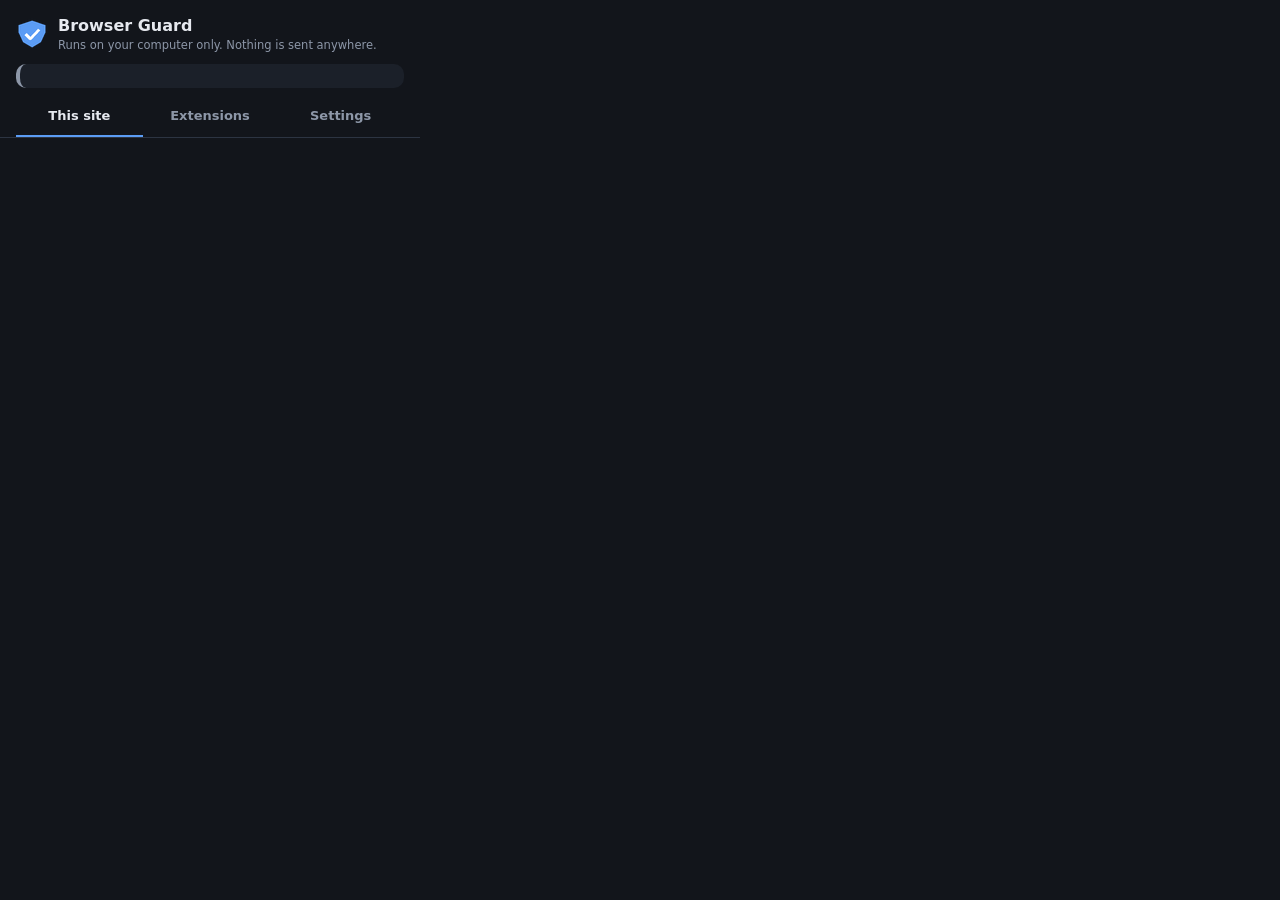
<file: browser-guard/popup.html>
<!DOCTYPE html>
<html lang="en">
<head>
<meta charset="utf-8">
<link rel="stylesheet" href="popup.css">
</head>
<body>
  <header>
    <img src="icons/icon32.png" alt="">
    <div>
      <h1>Browser Guard</h1>
      <p class="sub">Runs on your computer only. Nothing is sent anywhere.</p>
    </div>
  </header>

  <section id="summary" class="summary"></section>

  <nav>
    <button class="tab active" data-panel="page">This site</button>
    <button class="tab" data-panel="ext">Extensions</button>
    <button class="tab" data-panel="settings">Settings</button>
  </nav>

  <main>
    <div id="page" class="panel active"></div>
    <div id="ext" class="panel"></div>
    <div id="settings" class="panel"></div>
  </main>

  <script src="trackers.js"></script>
  <script src="popup.js"></script>
</body>
</html>
</file>
<file: browser-guard/popup.css>
:root {
  --bg: #12151b;
  --card: #1b2029;
  --card2: #222936;
  --line: #2c3442;
  --text: #e6e9ef;
  --muted: #8d97a8;
  --ok: #4cb27a;
  --warn: #e3a72f;
  --bad: #e5534b;
  --accent: #5b9cf5;
}
* { box-sizing: border-box; }
body {
  margin: 0; width: 420px; max-height: 580px;
  background: var(--bg); color: var(--text);
  font: 13px/1.45 system-ui, -apple-system, "Segoe UI", Roboto, sans-serif;
}
header { display: flex; gap: 10px; align-items: center; padding: 14px 16px 10px; }
header img { width: 32px; height: 32px; }
h1 { font-size: 16px; margin: 0; font-weight: 650; }
.sub { margin: 0; color: var(--muted); font-size: 11.5px; }

.summary { margin: 0 16px 10px; padding: 12px 14px; border-radius: 10px; background: var(--card); border-left: 4px solid var(--muted); }
.summary.ok { border-left-color: var(--ok); }
.summary.warn { border-left-color: var(--warn); }
.summary.bad { border-left-color: var(--bad); }
.summary strong { display: block; font-size: 14px; margin-bottom: 2px; }
.summary span { color: var(--muted); }

nav { display: flex; gap: 4px; padding: 0 16px; border-bottom: 1px solid var(--line); }
.tab { flex: 1; background: none; border: 0; color: var(--muted); padding: 9px 4px; font: inherit; font-weight: 600; cursor: pointer; border-bottom: 2px solid transparent; }
.tab.active { color: var(--text); border-bottom-color: var(--accent); }
.tab:hover { color: var(--text); }

main { padding: 12px 16px 16px; overflow-y: auto; max-height: 400px; }
.panel { display: none; }
.panel.active { display: block; }

.card { background: var(--card); border-radius: 10px; padding: 10px 12px; margin-bottom: 8px; }
.row { display: flex; align-items: center; gap: 8px; }
.row .name { font-weight: 600; flex: 1; min-width: 0; overflow: hidden; text-overflow: ellipsis; white-space: nowrap; }
.muted { color: var(--muted); }
.small { font-size: 11.5px; }

.pill { font-size: 11px; font-weight: 700; padding: 2px 8px; border-radius: 99px; white-space: nowrap; }
.pill.ok { background: rgba(76,178,122,.15); color: var(--ok); }
.pill.warn { background: rgba(227,167,47,.15); color: var(--warn); }
.pill.bad { background: rgba(229,83,75,.15); color: var(--bad); }

.reasons { margin: 6px 0 0; padding-left: 18px; color: var(--muted); font-size: 12px; }
.reasons li { margin: 2px 0; }
.reasons li.bad { color: #f0a29d; }

.actions { display: flex; gap: 6px; margin-top: 8px; }
.btn { background: var(--card2); color: var(--text); border: 1px solid var(--line); border-radius: 7px; padding: 4px 10px; font: inherit; font-size: 12px; cursor: pointer; }
.btn:hover { border-color: var(--accent); }
.btn.danger:hover { border-color: var(--bad); color: var(--bad); }

.cat-head { display: flex; justify-content: space-between; align-items: baseline; margin: 12px 0 4px; }
.cat-head:first-child { margin-top: 0; }
.cat-head b { font-size: 13px; }
.cat-desc { color: var(--muted); font-size: 11.5px; margin: 0 0 6px; }
.tracker { display: flex; justify-content: space-between; padding: 5px 0; border-top: 1px solid var(--line); font-size: 12px; }
.tracker:first-of-type { border-top: 0; }

.empty { text-align: center; color: var(--muted); padding: 24px 8px; }
.filter { display: flex; gap: 6px; margin-bottom: 10px; }
.filter .btn.on { border-color: var(--accent); color: var(--accent); }
</file>
